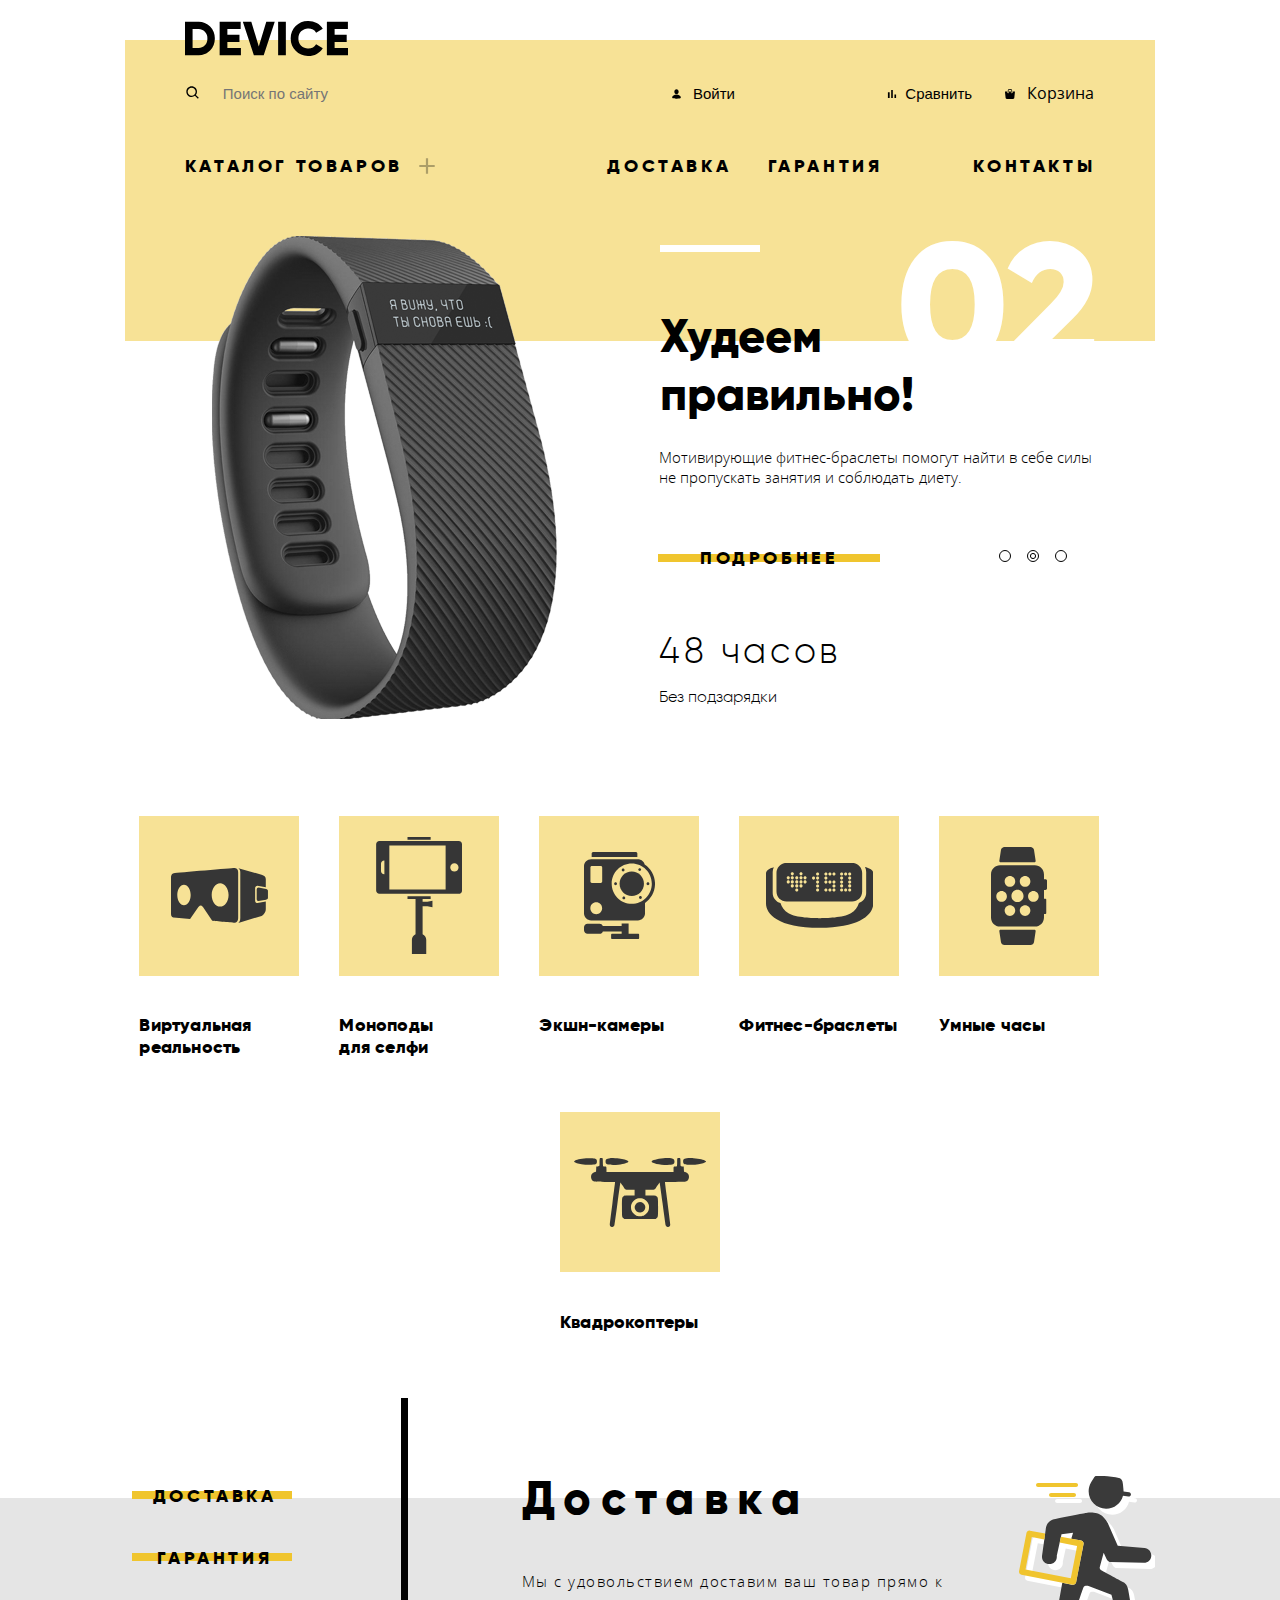
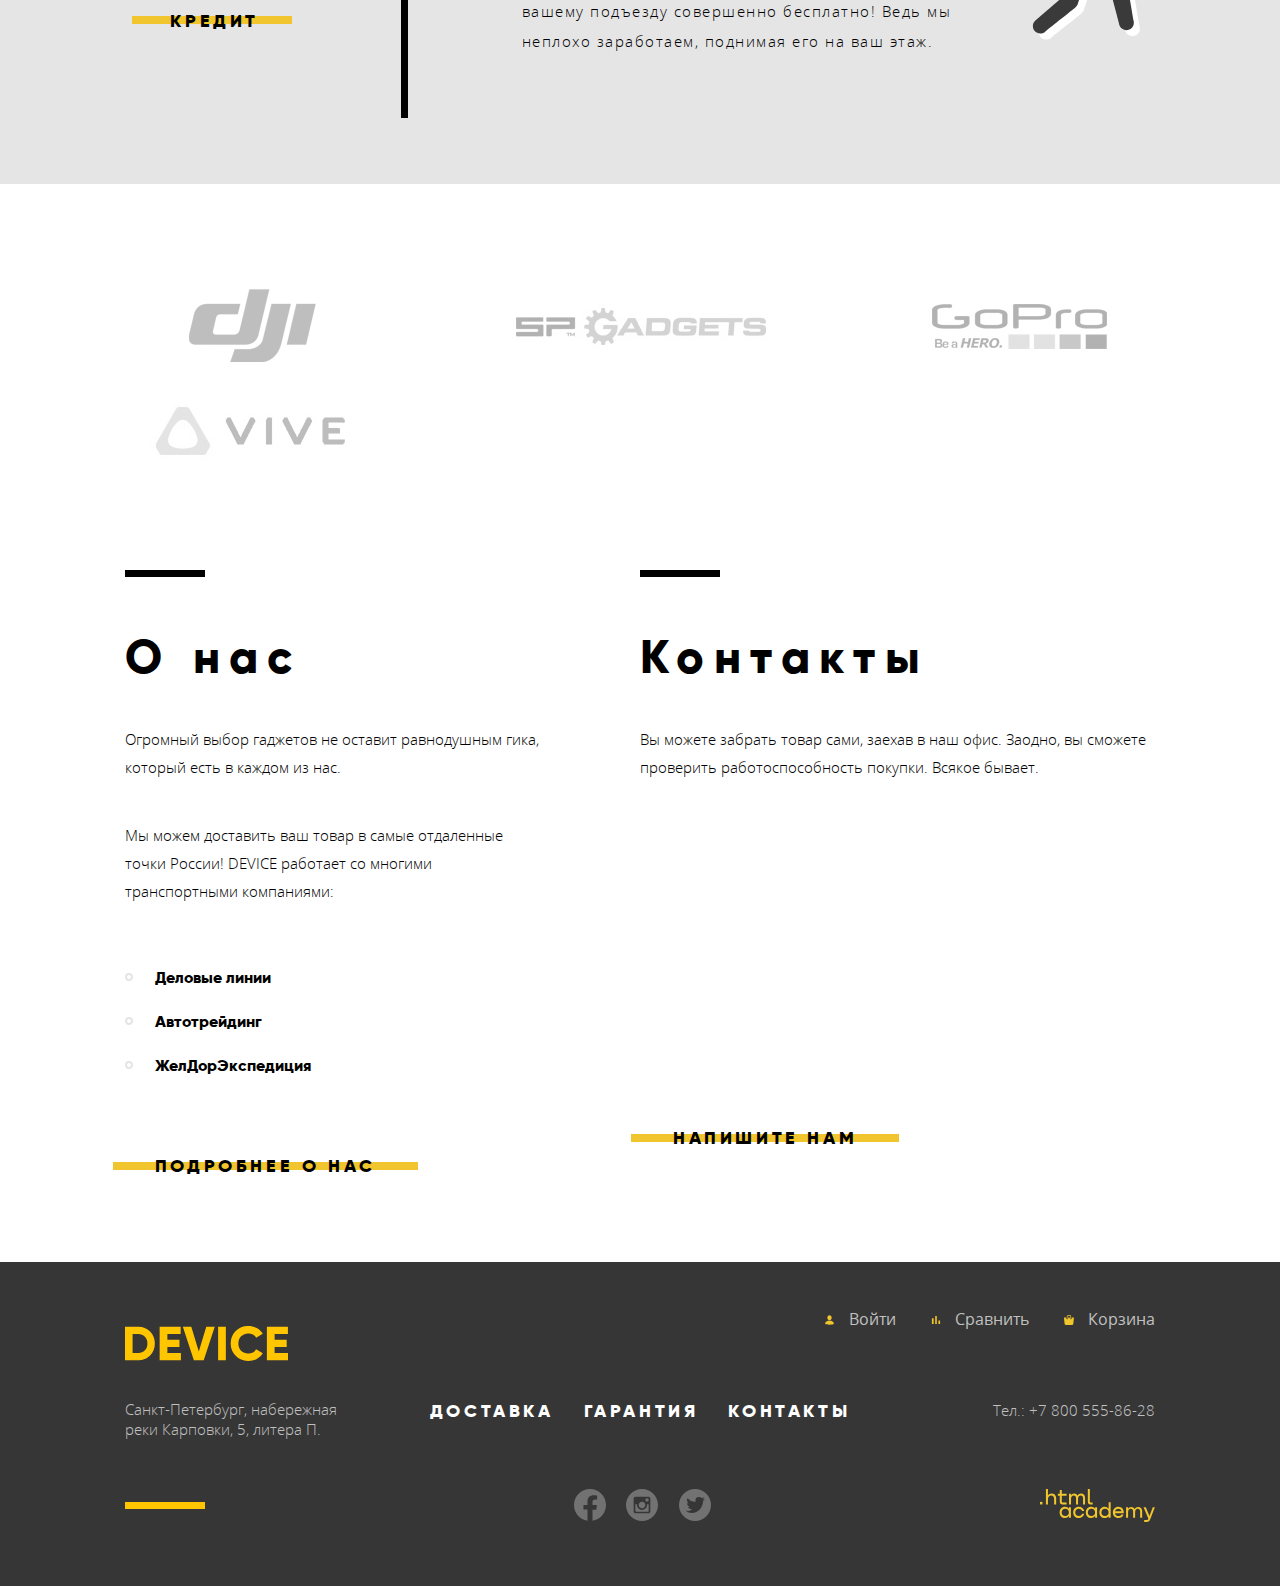
<file: index.html>
<!DOCTYPE html>
<html lang="ru">
<head>
  <meta charset="utf-8">
  <title>HTML Academy: Девайс</title>
  <meta name="viewport" content="width=device-width, initial-scale=1.0">
  <link rel="stylesheet" href="css/normalize.css">
  <link rel="stylesheet" href="css/style_min.css">
</head>
<body class="body-page">
<header class="main-header header-catalog wrap">
  <div class="main-header_logo">
    <a href="index.html" class="logo link-special">
      <svg class="main-logo" width="163" height="35" aria-hidden="true">
        <path fill-rule="evenodd" clip-rule="evenodd"
              d="M-0.151001 0.701999V34.302H13.381C15.5624 34.3553 17.7309 33.954 19.7487 33.1235C21.7665 32.2929 23.5892 31.0514 25.101 29.478C26.6506 27.9007 27.8665 26.0273 28.6761 23.9697C29.4857 21.912 29.8724 19.7124 29.813 17.502C29.8724 15.2916 29.4857 13.092 28.6761 11.0343C27.8665 8.9767 26.6506 7.1033 25.101 5.526C23.5891 3.9527 21.7663 2.71131 19.7486 1.8808C17.7308 1.05029 15.5623 0.64884 13.381 0.701999H-0.151001ZM7.582 26.91V8.091H13.382C14.5845 8.0431 15.7838 8.24676 16.903 8.68896C18.0223 9.13116 19.0369 9.80215 19.882 10.659C20.7304 11.5766 21.3875 12.6541 21.8149 13.8285C22.2422 15.0029 22.4313 16.2507 22.371 17.499C22.4313 18.7473 22.2423 19.9951 21.8149 21.1695C21.3876 22.3439 20.7305 23.4214 19.882 24.339C19.0371 25.196 18.0225 25.8672 16.9032 26.3094C15.7839 26.7516 14.5845 26.9552 13.382 26.907H7.582V26.91ZM42.382 20.958H54.464V13.658H42.378V8.091H55.669V0.701999H34.645V34.302H55.91V26.91H42.378V20.958H42.382ZM78.725 34.302L89.744 0.701999H81.286L73.795 25.422L66.304 0.701999H57.847L68.866 34.302H78.725ZM93.125 34.302H100.858V0.701999H93.125V34.302ZM131.74 32.886C134.233 31.574 136.321 29.6076 137.781 27.198L131.111 23.358C130.381 24.659 129.279 25.7121 127.946 26.382C126.505 27.1262 124.903 27.504 123.282 27.482C121.962 27.5449 120.643 27.3343 119.408 26.8635C118.173 26.3927 117.048 25.6718 116.105 24.746C115.195 23.7792 114.489 22.6393 114.028 21.3942C113.568 20.1492 113.362 18.8242 113.423 17.498C113.362 16.1718 113.568 14.8468 114.028 13.6018C114.489 12.3567 115.195 11.2168 116.105 10.25C117.048 9.32423 118.173 8.60333 119.408 8.13252C120.643 7.66171 121.962 7.45114 123.282 7.514C124.893 7.49099 126.486 7.86172 127.921 8.594C129.263 9.27181 130.373 10.3326 131.111 11.642L137.781 7.802C136.294 5.39746 134.191 3.43379 131.691 2.114C129.109 0.720904 126.216 0.00268919 123.282 0.0259991C113.503 -0.246001 105.485 7.717 105.691 17.498C105.483 27.279 113.5 35.245 123.279 34.974C126.229 35.0012 129.138 34.283 131.737 32.886H131.74ZM149.621 20.958H161.703V13.658H149.618V8.091H162.908V0.701999H141.885V34.302H163.15V26.91H149.618V20.958H149.621Z"
        />
      </svg>
    </a>
  </div>
  <div class="main-header_item">
    <div class="search-box">
      <svg class="search-svg" width="13" height="13" aria-hidden="true">
        <path
          d="M5.66666 11C6.84998 10.9998 7.9992 10.6036 8.93133 9.87467L11.862 12.8053L12.8047 11.8627L9.874 8.932C10.6033 7.99978 10.9997 6.85029 11 5.66667C11 2.726 8.60733 0.333336 5.66666 0.333336C2.726 0.333336 0.333328 2.726 0.333328 5.66667C0.333328 8.60734 2.726 11 5.66666 11ZM5.66666 1.66667C7.87266 1.66667 9.66666 3.46067 9.66666 5.66667C9.66666 7.87267 7.87266 9.66667 5.66666 9.66667C3.46066 9.66667 1.66666 7.87267 1.66666 5.66667C1.66666 3.46067 3.46066 1.66667 5.66666 1.66667Z"
          fill="black"/>
      </svg>
      <label for="search" class="search"></label>
      <input type="search" class="search" name="search" id="search" placeholder="Поиск по сайту">
    </div>
    <div class="login-box">
      <a href="#" class="login link-special">Войти
      </a>
      <svg class="login-pic" width="9" height="10" aria-hidden="true">
        <!--        <use xlink:href="img/sprite.svg#user"></use>-->
        <path
          d="M4.50002 0.333328C5.6971 0.333328 6.66669 1.3775 6.66669 2.66666C6.66669 3.95583 5.6971 5 4.50002 5C3.30294 5 2.33335 3.95583 2.33335 2.66666C2.33335 1.3775 3.30294 0.333328 4.50002 0.333328ZM4.50002 9.66666C4.50002 9.66666 8.83335 9.66666 8.83335 8.5C8.83335 7.1 6.72085 5.58333 4.50002 5.58333C2.27919 5.58333 0.166687 7.1 0.166687 8.5C0.166687 9.66666 4.50002 9.66666 4.50002 9.66666Z"
        />
      </svg>
    </div>
    <div class="compare-box">
      <a href="#" class="compare link-special">Сравнить
        <svg class="compare-pic" width="10" height="10" aria-hidden="true">
          <!--        <use xlink:href="img/sprite.svg#compare"></use>-->
          <path
            d="M0.916687 3.36666H2.66669V9.08333H0.916687V3.36666ZM4.18335 0.916664H5.81669V9.08333H4.18335V0.916664ZM7.45002 5.58333H9.08335V9.08333H7.45002V5.58333Z"
          />
        </svg>
      </a>
    </div>
    <div class="basket-box">
      <a href="#" class="basket link-special">
        <svg class="basket-pic" width="10" height="10" aria-hidden="true">
          <!--          <use xlink:href="img/sprite.svg#bag"></use>-->
          <path
            d="M9.86203 2.5217C9.79266 2.43991 9.69329 2.39316 9.58915 2.39316H7.65761V3.4188C7.65761 3.89008 7.25347 4.2735 6.75671 4.2735C6.25996 4.2735 5.85581 3.89008 5.85581 3.4188V2.39316H4.05401V3.4188C4.05401 3.89008 3.64987 4.2735 3.15311 4.2735C2.65635 4.2735 2.25221 3.89008 2.25221 3.4188V2.39316H0.320768C0.216534 2.39316 0.117164 2.43991 0.0477949 2.5217C-0.0216646 2.6035 -0.0545475 2.71256 -0.0426556 2.82145L0.605543 8.78461C0.617615 9.45692 1.14167 9.99999 1.78419 9.99999H8.12572C8.76815 9.99999 9.29221 9.45692 9.30437 8.78452L9.95257 2.82136C9.96437 2.71256 9.93149 2.6035 9.86203 2.5217Z"
          />
          <path
            d="M3.15309 3.76068C3.35182 3.76068 3.51345 3.60735 3.51345 3.4188V1.53846C3.51345 1.01051 4.07462 0.683761 4.59453 0.683761H5.49543C6.04264 0.683761 6.39633 1.01923 6.39633 1.53846V3.4188C6.39633 3.60735 6.55804 3.76068 6.75669 3.76068C6.95534 3.76068 7.11705 3.60735 7.11705 3.4188V1.53846C7.11705 0.647009 6.43507 0 5.49543 0H4.59453C3.60101 0 2.79272 0.690171 2.79272 1.53846V3.4188C2.79272 3.60735 2.95435 3.76068 3.15309 3.76068Z"
          />
        </svg>
        Корзина</a>
    </div>
  </div>
  <nav class="main-nav">
    <ul class="main-nav_list">
      <li class="main-nav_item open">
        <a href="catalog.html" class="link link-special main-nav_link">Каталог товаров</a>
        <svg class="plus" width="16" height="16" aria-hidden="true">
          <!--          <use xlink:href="img/sprite.svg#plus"></use>-->
          <path d="M15.7 6.9V9.1H9.10005V15.7H6.90005V9.1H0.300049V6.9H6.90005V0.300003H9.10005V6.9H15.7Z" fill="black"
                fill-opacity="0.3"/>
        </svg>
        <ul class="main-nav_list-down row-one">
          <li class="main-nav_item-sub"><a class="sub-menu-link link-special" href="catalog.html">Виртуальная
            реальность</a></li>
          <li class="main-nav_item-sub"><a class="sub-menu-link link-special" href="catalog.html">Фитнес-браслеты</a>
          </li>
          <li class="main-nav_item-sub"><a class="sub-menu-link link-special" href="catalog.html">Квадракоптер</a></li>
        </ul>
        <ul class="main-nav_list-down row-two">
          <li class="main-nav_item-sub"><a class="sub-menu-link link-special" href="catalog.html">Моноподы для селфи</a>
          </li>
          <li class="main-nav_item-sub"><a class="sub-menu-link link-special" href="catalog.html">Умные часы</a></li>
        </ul>
        <ul class="main-nav_list-down row-three">
          <li class="main-nav_item-sub"><a class="sub-menu-link" href="catalog.html">Экшн-камеры</a></li>
        </ul>
      </li>
      <li class="main-nav_item"><a class="link link-special main-nav_link" href="#">Доставка</a></li>
      <li class="main-nav_item"><a class="link link-special main-nav_link" href="#">Гарантия</a></li>
      <li class="main-nav_item"><a class="link link-special main-nav_link" href="#">Контакты</a></li>
    </ul>
  </nav>
</header>

<!--  слайдер-->

<section class="slider-first-box">
  <h1 class="visually-hidden">DEVICE</h1>

  <!--  Первый слайд-->

  <div class="slider-first wrap slide">
    <span class="slider-num">03</span>
    <div class="slider-item slider-pic">
      <img class="quadrotor" src="img/png/slider-3.png" alt="квадрвкоптер" width="526" height="334">
    </div>
    <div class="slider-item slider-text">
      <span class="slogan">Порхает как бабочка, <br> жалит как пчела!</span>
      <p class="description">Этот обычный, на первый взгляд, квадрокоптер оснащен <br>
        мощным лазером, замаскированным под стандартную камеру.
      </p>
      <div class="btn-box">
        <a href="catalog.html" class="btn">подробнее</a>
      </div>
      <div class="characteristic-box">
        <div class="characteristic-item">
          <p class="characteristic">800 м</p>
          <p class="description-characteristic">Дальность полета</p>
        </div>
        <div class="characteristic-item">
          <p class="characteristic">50 м</p>
          <p class="description-characteristic">Радиус поражения</p>
        </div>
      </div>
    </div>
  </div>

  <!--    Второй слайд-->

  <div class="slider-first active-slider wrap">
    <span class="slider-num">02</span>
    <div class="slider-item slider-pic">
      <img src="img/png/slider-2.png" alt="фитнес-браслет" height="483" width="345">
    </div>
    <div class="slider-item slider-text">
      <span class="slogan">Худеем<br> правильно!</span>
      <p class="description">Мотивирующие фитнес-браслеты помогут найти в себе силы <br>
        не пропускать занятия и соблюдать диету.
      </p>
      <div class="btn-box">
        <a href="catalog.html" class="btn">подробнее</a>
      </div>
      <div class="characteristic-box">
        <div class="characteristic-item">
          <p class="characteristic">48 часов</p>
          <p class="description-characteristic">Без подзарядки</p>
        </div>
      </div>
    </div>
  </div>

  <!--    Третий слайд-->

  <div class="slider-first slide wrap">
    <span class="slider-num">01</span>
    <div class="slider-item slider-pic">
      <img src="img/png/slider-1.png" alt="моноподы для селфи" height="486" width="384">
    </div>
    <div class="slider-item slider-text">
      <span class="slogan">Делай селфи, <br> как Бен Стиллер!</span>
      <p class="description">Самая длинная палка для селфи доступна в нашем магазине. <br>
        Восемь (Восемь, Карл!) метров длиной и весом всего 5 килограмм.
      </p>
      <div class="btn-box">
        <a href="catalog.html" class="btn">подробнее</a>
      </div>
      <div class="characteristic-box">
        <div class="characteristic-item">
          <p class="characteristic">8,5 м</p>
          <p class="description-characteristic">Длина палки</p>
        </div>
        <div class="characteristic-item">
          <p class="characteristic">5 кг</p>
          <p class="description-characteristic">Вес палки</p>
        </div>
        <div class="characteristic-item">
          <p class="characteristic">Карбон</p>
          <p class="description-characteristic">Материал</p>
        </div>
      </div>
    </div>
  </div>

  <!--навигация для слайдера)-->

  <div class="slider-nav">
    <button type="button" class="slider-nav_item" aria-label="Первый слайд">
    </button>
    <button type="button" class="slider-nav_item current" aria-label="Второй слайд"></button>
    <button type="button" class="slider-nav_item" aria-label="Третий слайд"></button>
  </div>
</section>

<!--    продукция-->

<section class="product wrap">
  <h2 class="visually-hidden">Каталог товаров</h2>
  <ul class="product-list">
    <li class="product-item">
      <div class="product-item_pic">
        <svg class="virt" width="97" height="55" aria-hidden="true">
          <!--          <use xlink:href="img/sprite.svg#virt"></use>-->
          <path
            d="M84.1311 32.639V20.003C84.1311 18.694 85.1761 17.633 86.4661 17.633L94.7921 19.2141V11.02C94.7921 8.66505 93.0841 7.58905 90.5901 6.75505L67.4031 0.175049C69.0191 1.56605 69.2921 2.21505 69.2921 4.57105V49.78C69.2921 52.136 68.8421 53.8461 67.3251 54.9901L90.5901 47.925C92.9911 47.092 94.7921 43.709 94.7921 41.3531V33.44L86.4661 35.007C85.1761 35.009 84.1311 33.947 84.1311 32.639Z"
            fill="#363636"/>
          <path
            d="M95.129 20.979L87.531 19.535C86.523 19.535 85.707 20.364 85.707 21.386V31.254C85.707 32.277 86.523 33.106 87.531 33.106L95.129 31.675C96.283 31.256 96.953 30.846 96.953 29.823V22.83C96.953 21.808 96.187 21.323 95.129 20.979Z"
            fill="#363636"/>
          <path
            d="M67.17 4.48303C67.17 -0.596972 62.938 0.0240287 62.938 0.0240287C62.938 0.0240287 5.83205 4.73803 2.83805 5.14503C-0.155951 5.55203 0.00104837 9.53203 0.00104837 9.53203C0.00104837 9.53203 4.83679e-05 42.069 4.83679e-05 45.812C4.83679e-05 49.555 2.59905 49.565 2.59905 49.565L19.076 50.968L27.212 39.3C27.212 39.3 28.321 37.472 29.717 37.472C31.114 37.472 32.149 39.333 32.149 39.333L41.21 52.854C41.21 52.854 60.105 54.763 63.731 54.763C67.357 54.762 67.17 49.739 67.17 49.739C67.17 49.739 67.17 9.56303 67.17 4.48303ZM12.982 37.192C9.28405 37.192 6.28605 32.591 6.28605 26.917C6.28605 21.243 9.28405 16.642 12.982 16.642C16.68 16.642 19.678 21.243 19.678 26.917C19.678 32.591 16.68 37.192 12.982 37.192ZM49.14 38.618C44.4781 38.618 40.6991 33.379 40.6991 26.917C40.6991 20.454 44.479 15.215 49.14 15.215C53.802 15.215 57.5821 20.454 57.5821 26.917C57.5821 33.379 53.802 38.618 49.14 38.618Z"
            fill="#363636"/>
        </svg>
      </div>
      <div class="product-item_description">
        <a href="catalog.html">Виртуальная реальность</a>
      </div>
    </li>
    <li class="product-item">
      <div class="product-item_pic">
        <svg class="monopod" width="86" height="117" aria-hidden="true">
          <!--          <use xlink:href="img/sprite.svg#monopod"></use>-->
          <path
            d="M82.821 4.01099H3.32997C1.56897 4.01099 0.141968 5.43799 0.141968 7.19899V53.612C0.141968 55.375 1.56897 56.801 3.32997 56.801H82.822C84.584 56.801 86.011 55.374 86.011 53.612V7.19899C86.011 5.43799 84.583 4.01099 82.821 4.01099ZM8.39197 37.236H8.16597C6.40397 37.236 4.97697 35.807 4.97697 34.047V26.764C4.97697 25.003 6.40397 23.576 8.16597 23.576H8.39197V37.236ZM69.623 52.408H13.341V8.40199H69.623V52.408ZM78.4 34.552C76.111 34.552 74.254 32.697 74.254 30.405C74.254 28.113 76.11 26.258 78.4 26.258C80.691 26.258 82.548 28.113 82.548 30.405C82.548 32.697 80.691 34.552 78.4 34.552Z"
            fill="#363636"/>
          <path d="M54.6539 0H31.4969V2.758H54.6539V0Z" fill="#363636"/>
          <path
            d="M46.6079 64.861V61.888H54.6539V59.13H31.4979V61.888H39.5429V97.134C37.4039 98.072 35.9079 100.206 35.9079 102.693V117H50.2429V102.693C50.2429 100.207 48.7479 98.072 46.6069 97.136V69.146H51.4029L56.4539 70.359V63.648L51.4029 64.861H46.6079Z"
            fill="#363636"/>
        </svg>
      </div>
      <div class="product-item_description">
        <a href="catalog.html">Моноподы <br> для селфи</a>
      </div>
    </li>
    <li class="product-item">
      <div class="product-item_pic">
        <svg class="camera" width="71" height="87" aria-hidden="true">
          <!--          <use xlink:href="img/sprite.svg#camera"></use>-->
          <path
            d="M53.3491 1.49C53.3491 0.754 52.7711 0 52.0381 0H9.05312C8.32012 0 7.67212 0.754 7.67212 1.49V5.012H53.3481V1.49H53.3491Z"
            fill="#363636"/>
          <path
            d="M54.202 81.809H44.605V71.426H37.647V73.933H18.774C18.237 72.679 17.017 71.785 15.593 71.785H3.559C1.642 71.784 0 73.387 0 75.311V78.329C0 80.253 1.642 81.809 3.559 81.809H15.594C17.105 81.809 18.386 80.913 18.863 79.483H37.648V81.809H28.13C27.597 81.809 27.12 82.246 27.12 82.781V85.953C27.12 86.488 27.598 87.001 28.13 87.001H54.202C54.735 87.001 55.132 86.488 55.132 85.953V82.78C55.132 82.245 54.735 81.809 54.202 81.809Z"
            fill="#363636"/>
          <path
            d="M60.666 12.39C59.805 9.45303 57.099 7.34003 53.895 7.34003H7.148C3.25 7.34003 0 10.449 0 14.361V61.261C0 65.173 3.25 68.382 7.148 68.382H53.895C57.793 68.382 61.021 65.173 61.021 61.261V50.915C67.087 46.711 71.022 39.704 71.022 31.751C71.021 23.672 66.89 16.57 60.666 12.39ZM12.238 62.151C8.979 62.151 6.337 59.501 6.337 56.23C6.337 52.96 8.979 50.308 12.238 50.308C15.497 50.308 18.14 52.96 18.14 56.23C18.14 59.501 15.497 62.151 12.238 62.151ZM18.199 29.546C18.199 30.332 17.564 30.968 16.781 30.968H7.841C7.058 30.968 6.423 30.331 6.423 29.546V15.386C6.423 14.6 7.058 13.963 7.841 13.963H16.78C17.563 13.963 18.198 14.6 18.198 15.386V29.546H18.199ZM47.762 51.858C36.686 51.858 27.705 42.848 27.705 31.735C27.705 20.622 36.685 11.611 47.762 11.611C58.839 11.611 67.82 20.621 67.82 31.735C67.82 42.849 58.839 51.858 47.762 51.858Z"
            fill="#363636"/>
          <path
            d="M47.762 43.964C54.4932 43.964 59.95 38.4889 59.95 31.735C59.95 24.9811 54.4932 19.506 47.762 19.506C41.0307 19.506 35.574 24.9811 35.574 31.735C35.574 38.4889 41.0307 43.964 47.762 43.964Z"
            fill="#363636"/>
          <path
            d="M31.562 33.171C32.3545 33.171 32.997 32.5286 32.997 31.736C32.997 30.9435 32.3545 30.301 31.562 30.301C30.7694 30.301 30.127 30.9435 30.127 31.736C30.127 32.5286 30.7694 33.171 31.562 33.171Z"
            fill="#363636"/>
          <path
            d="M63.9631 33.171C64.7556 33.171 65.3981 32.5286 65.3981 31.736C65.3981 30.9435 64.7556 30.301 63.9631 30.301C63.1705 30.301 62.5281 30.9435 62.5281 31.736C62.5281 32.5286 63.1705 33.171 63.9631 33.171Z"
            fill="#363636"/>
          <path
            d="M39.1091 19.429C39.9016 19.429 40.5441 18.7865 40.5441 17.994C40.5441 17.2015 39.9016 16.559 39.1091 16.559C38.3165 16.559 37.6741 17.2015 37.6741 17.994C37.6741 18.7865 38.3165 19.429 39.1091 19.429Z"
            fill="#363636"/>
          <path
            d="M56.4151 46.912C57.2049 46.912 57.8451 46.2691 57.8451 45.476C57.8451 44.6829 57.2049 44.04 56.4151 44.04C55.6253 44.04 54.9851 44.6829 54.9851 45.476C54.9851 46.2691 55.6253 46.912 56.4151 46.912Z"
            fill="#363636"/>
          <path
            d="M55.697 19C56.4895 19 57.132 18.3575 57.132 17.565C57.132 16.7725 56.4895 16.13 55.697 16.13C54.9044 16.13 54.262 16.7725 54.262 17.565C54.262 18.3575 54.9044 19 55.697 19Z"
            fill="#363636"/>
          <path
            d="M39.8281 47.341C40.6206 47.341 41.2631 46.6985 41.2631 45.906C41.2631 45.1135 40.6206 44.471 39.8281 44.471C39.0355 44.471 38.3931 45.1135 38.3931 45.906C38.3931 46.6985 39.0355 47.341 39.8281 47.341Z"
            fill="#363636"/>
        </svg>
      </div>
      <div class="product-item_description">
        <a href="catalog.html">Экшн-камеры</a>
      </div>
    </li>
    <li class="product-item">
      <div class="product-item_pic">
        <svg class="fitness" width="107" height="65" aria-hidden="true">
          <!--          <use xlink:href="img/sprite.svg#fitness"></use>-->
          <path
            d="M98.967 4.07397C99.719 5.51497 100.176 7.15398 100.176 8.89197V29.994C100.176 34.61 97.084 38.521 92.93 39.894C91.605 43.881 89.152 47.748 84.879 50.326C76.203 55.557 53.755 55.163 53.681 55.163C53.603 55.163 31.168 55.558 22.492 50.326C18.276 47.781 15.784 43.979 14.45 40.047C10.032 38.838 6.694 34.796 6.694 29.994V8.89297C6.694 7.20497 7.121 5.61097 7.833 4.19997C4.17 5.10897 0 6.91797 0 10.434C0 16.677 0 36.121 0 40.417C0 50.668 11.839 64.85 53.657 64.85C95.477 64.85 107.314 50.668 107.314 40.417C107.314 36.121 107.314 16.677 107.314 10.434C107.313 6.74997 102.738 4.93997 98.967 4.07397Z"
            fill="#363636"/>
          <path
            d="M20.5611 38.459H86.0841C91.6481 38.459 96.1581 33.946 96.1581 28.382V9.93499C96.1581 4.37199 91.6481 -0.140015 86.0841 -0.140015H20.5611C14.9971 -0.140015 10.4861 4.37099 10.4861 9.93499V28.382C10.4861 33.946 14.9971 38.459 20.5611 38.459ZM83.6951 9.46799C84.5621 9.46799 85.2641 10.171 85.2641 11.038C85.2641 11.904 84.5621 12.607 83.6951 12.607C82.8281 12.607 82.1271 11.904 82.1271 11.038C82.1271 10.17 82.8281 9.46799 83.6951 9.46799ZM83.6951 13.507C84.5621 13.507 85.2641 14.21 85.2641 15.075C85.2641 15.942 84.5621 16.644 83.6951 16.644C82.8281 16.644 82.1271 15.942 82.1271 15.075C82.1271 14.21 82.8281 13.507 83.6951 13.507ZM83.6951 17.546C84.5621 17.546 85.2641 18.248 85.2641 19.115C85.2641 19.981 84.5621 20.684 83.6951 20.684C82.8281 20.684 82.1271 19.981 82.1271 19.115C82.1271 18.248 82.8281 17.546 83.6951 17.546ZM83.6951 21.373C84.5621 21.373 85.2641 22.077 85.2641 22.942C85.2641 23.809 84.5621 24.51 83.6951 24.51C82.8281 24.51 82.1271 23.809 82.1271 22.942C82.1271 22.076 82.8281 21.373 83.6951 21.373ZM83.6951 25.412C84.5621 25.412 85.2641 26.114 85.2641 26.981C85.2641 27.846 84.5621 28.549 83.6951 28.549C82.8281 28.549 82.1271 27.845 82.1271 26.981C82.1271 26.114 82.8281 25.412 83.6951 25.412ZM79.6561 9.46799C80.5231 9.46799 81.2241 10.171 81.2241 11.038C81.2241 11.904 80.5231 12.607 79.6561 12.607C78.7911 12.607 78.0881 11.904 78.0881 11.038C78.0881 10.17 78.7911 9.46799 79.6561 9.46799ZM79.6561 25.412C80.5231 25.412 81.2241 26.114 81.2241 26.981C81.2241 27.846 80.5231 28.549 79.6561 28.549C78.7911 28.549 78.0881 27.845 78.0881 26.981C78.0881 26.114 78.7911 25.412 79.6561 25.412ZM75.6191 9.46799C76.4841 9.46799 77.1871 10.171 77.1871 11.038C77.1871 11.904 76.4841 12.607 75.6191 12.607C74.7521 12.607 74.0501 11.904 74.0501 11.038C74.0501 10.17 74.7521 9.46799 75.6191 9.46799ZM75.6191 13.507C76.4841 13.507 77.1871 14.21 77.1871 15.075C77.1871 15.942 76.4841 16.644 75.6191 16.644C74.7521 16.644 74.0501 15.942 74.0501 15.075C74.0501 14.21 74.7521 13.507 75.6191 13.507ZM75.6191 17.546C76.4841 17.546 77.1871 18.248 77.1871 19.115C77.1871 19.981 76.4841 20.684 75.6191 20.684C74.7521 20.684 74.0501 19.981 74.0501 19.115C74.0501 18.248 74.7521 17.546 75.6191 17.546ZM75.6191 21.373C76.4841 21.373 77.1871 22.077 77.1871 22.942C77.1871 23.809 76.4841 24.51 75.6191 24.51C74.7521 24.51 74.0501 23.809 74.0501 22.942C74.0501 22.076 74.7521 21.373 75.6191 21.373ZM75.6191 25.412C76.4841 25.412 77.1871 26.114 77.1871 26.981C77.1871 27.846 76.4841 28.549 75.6191 28.549C74.7521 28.549 74.0501 27.845 74.0501 26.981C74.0501 26.114 74.7521 25.412 75.6191 25.412ZM67.9651 9.46799C68.8321 9.46799 69.5331 10.171 69.5331 11.038C69.5331 11.904 68.8321 12.607 67.9651 12.607C67.0981 12.607 66.3971 11.904 66.3971 11.038C66.3961 10.17 67.1001 9.46799 67.9651 9.46799ZM67.9651 17.546C68.8321 17.546 69.5331 18.248 69.5331 19.115C69.5331 19.981 68.8321 20.684 67.9651 20.684C67.0981 20.684 66.3971 19.981 66.3971 19.115C66.3961 18.248 67.1001 17.546 67.9651 17.546ZM67.9651 21.427C68.8321 21.427 69.5331 22.128 69.5331 22.995C69.5331 23.86 68.8321 24.564 67.9651 24.564C67.0981 24.564 66.3971 23.86 66.3971 22.995C66.3961 22.128 67.1001 21.427 67.9651 21.427ZM67.9651 25.412C68.8321 25.412 69.5331 26.114 69.5331 26.981C69.5331 27.846 68.8321 28.549 67.9651 28.549C67.0981 28.549 66.3971 27.845 66.3971 26.981C66.3961 26.114 67.1001 25.412 67.9651 25.412ZM63.9261 9.46799C64.7931 9.46799 65.4961 10.171 65.4961 11.038C65.4961 11.904 64.7931 12.607 63.9261 12.607C63.0611 12.607 62.3571 11.904 62.3571 11.038C62.3561 10.17 63.0611 9.46799 63.9261 9.46799ZM63.9261 17.546C64.7931 17.546 65.4961 18.248 65.4961 19.115C65.4961 19.981 64.7931 20.684 63.9261 20.684C63.0611 20.684 62.3571 19.981 62.3571 19.115C62.3561 18.248 63.0611 17.546 63.9261 17.546ZM63.9261 25.412C64.7931 25.412 65.4961 26.114 65.4961 26.981C65.4961 27.846 64.7931 28.549 63.9261 28.549C63.0611 28.549 62.3571 27.845 62.3571 26.981C62.3561 26.114 63.0611 25.412 63.9261 25.412ZM59.8881 9.46799C60.7531 9.46799 61.4571 10.171 61.4571 11.038C61.4571 11.904 60.7531 12.607 59.8881 12.607C59.0211 12.607 58.3201 11.904 58.3201 11.038C58.3191 10.17 59.0211 9.46799 59.8881 9.46799ZM59.8881 13.507C60.7531 13.507 61.4571 14.21 61.4571 15.075C61.4571 15.942 60.7531 16.644 59.8881 16.644C59.0211 16.644 58.3201 15.942 58.3201 15.075C58.3191 14.21 59.0211 13.507 59.8881 13.507ZM59.8881 17.546C60.7531 17.546 61.4571 18.248 61.4571 19.115C61.4571 19.981 60.7531 20.684 59.8881 20.684C59.0211 20.684 58.3201 19.981 58.3201 19.115C58.3191 18.248 59.0211 17.546 59.8881 17.546ZM59.8881 25.412C60.7531 25.412 61.4571 26.114 61.4571 26.981C61.4571 27.846 60.7531 28.549 59.8881 28.549C59.0211 28.549 58.3201 27.845 58.3201 26.981C58.3191 26.114 59.0211 25.412 59.8881 25.412ZM51.5981 9.46799C52.4651 9.46799 53.1671 10.171 53.1671 11.038C53.1671 11.904 52.4651 12.607 51.5981 12.607C50.7311 12.607 50.0301 11.904 50.0301 11.038C50.0291 10.17 50.7311 9.46799 51.5981 9.46799ZM51.5981 13.507C52.4651 13.507 53.1671 14.21 53.1671 15.075C53.1671 15.942 52.4651 16.644 51.5981 16.644C50.7311 16.644 50.0301 15.942 50.0301 15.075C50.0291 14.21 50.7311 13.507 51.5981 13.507ZM51.5981 17.546C52.4651 17.546 53.1671 18.248 53.1671 19.115C53.1671 19.981 52.4651 20.684 51.5981 20.684C50.7311 20.684 50.0301 19.981 50.0301 19.115C50.0291 18.248 50.7311 17.546 51.5981 17.546ZM51.5981 21.427C52.4651 21.427 53.1671 22.128 53.1671 22.995C53.1671 23.86 52.4651 24.564 51.5981 24.564C50.7311 24.564 50.0301 23.86 50.0301 22.995C50.0291 22.128 50.7311 21.427 51.5981 21.427ZM51.5981 25.412C52.4651 25.412 53.1671 26.114 53.1671 26.981C53.1671 27.846 52.4651 28.549 51.5981 28.549C50.7311 28.549 50.0301 27.845 50.0301 26.981C50.0291 26.114 50.7311 25.412 51.5981 25.412ZM47.5591 13.507C48.4261 13.507 49.1271 14.21 49.1271 15.075C49.1271 15.942 48.4261 16.644 47.5591 16.644C46.6921 16.644 45.9901 15.942 45.9901 15.075C45.9901 14.21 46.6911 13.507 47.5591 13.507ZM39.0571 13.295C39.9221 13.295 40.6261 13.998 40.6261 14.863C40.6261 15.73 39.9221 16.432 39.0571 16.432C38.1901 16.432 37.4861 15.729 37.4861 14.863C37.4861 13.998 38.1891 13.295 39.0571 13.295ZM39.0571 17.333C39.9221 17.333 40.6261 18.036 40.6261 18.903C40.6261 19.769 39.9221 20.473 39.0571 20.473C38.1901 20.473 37.4861 19.769 37.4861 18.903C37.4861 18.036 38.1891 17.333 39.0571 17.333ZM35.0181 9.25499C35.8831 9.25499 36.5861 9.95799 36.5861 10.825C36.5861 11.691 35.8821 12.393 35.0181 12.393C34.1511 12.393 33.4491 11.69 33.4491 10.825C33.4491 9.95799 34.1501 9.25499 35.0181 9.25499ZM35.0181 13.295C35.8831 13.295 36.5861 13.998 36.5861 14.863C36.5861 15.73 35.8821 16.432 35.0181 16.432C34.1511 16.432 33.4491 15.729 33.4491 14.863C33.4491 13.998 34.1501 13.295 35.0181 13.295ZM35.0181 17.333C35.8831 17.333 36.5861 18.036 36.5861 18.903C36.5861 19.769 35.8821 20.473 35.0181 20.473C34.1511 20.473 33.4491 19.769 33.4491 18.903C33.4491 18.036 34.1501 17.333 35.0181 17.333ZM35.0181 21.373C35.8831 21.373 36.5861 22.077 36.5861 22.942C36.5861 23.809 35.8821 24.51 35.0181 24.51C34.1511 24.51 33.4491 23.809 33.4491 22.942C33.4491 22.076 34.1501 21.373 35.0181 21.373ZM30.7641 13.295C31.6311 13.295 32.3331 13.998 32.3331 14.863C32.3331 15.73 31.6311 16.432 30.7641 16.432C29.8971 16.432 29.1961 15.729 29.1961 14.863C29.1961 13.998 29.8971 13.295 30.7641 13.295ZM30.7641 17.333C31.6311 17.333 32.3331 18.036 32.3331 18.903C32.3331 19.769 31.6311 20.473 30.7641 20.473C29.8971 20.473 29.1961 19.769 29.1961 18.903C29.1961 18.036 29.8971 17.333 30.7641 17.333ZM30.7641 21.373C31.6311 21.373 32.3331 22.077 32.3331 22.942C32.3331 23.809 31.6311 24.51 30.7641 24.51C29.8971 24.51 29.1961 23.809 29.1961 22.942C29.1961 22.076 29.8971 21.373 30.7641 21.373ZM30.7641 25.412C31.6311 25.412 32.3331 26.114 32.3331 26.981C32.3331 27.846 31.6311 28.549 30.7641 28.549C29.8971 28.549 29.1961 27.845 29.1961 26.981C29.1961 26.114 29.8971 25.412 30.7641 25.412ZM26.3001 9.25499C27.1671 9.25499 27.8711 9.95799 27.8711 10.825C27.8711 11.691 27.1671 12.393 26.3001 12.393C25.4351 12.393 24.7311 11.69 24.7311 10.825C24.7311 9.95799 25.4351 9.25499 26.3001 9.25499ZM26.3001 13.295C27.1671 13.295 27.8711 13.998 27.8711 14.863C27.8711 15.73 27.1671 16.432 26.3001 16.432C25.4351 16.432 24.7311 15.729 24.7311 14.863C24.7311 13.998 25.4351 13.295 26.3001 13.295ZM26.3001 17.333C27.1671 17.333 27.8711 18.036 27.8711 18.903C27.8711 19.769 27.1671 20.473 26.3001 20.473C25.4351 20.473 24.7311 19.769 24.7311 18.903C24.7311 18.036 25.4351 17.333 26.3001 17.333ZM26.3001 21.373C27.1671 21.373 27.8711 22.077 27.8711 22.942C27.8711 23.809 27.1671 24.51 26.3001 24.51C25.4351 24.51 24.7311 23.809 24.7311 22.942C24.7311 22.076 25.4351 21.373 26.3001 21.373ZM22.2631 13.295C23.1281 13.295 23.8321 13.998 23.8321 14.863C23.8321 15.73 23.1281 16.432 22.2631 16.432C21.3961 16.432 20.6941 15.729 20.6941 14.863C20.6941 13.998 21.3961 13.295 22.2631 13.295ZM22.2631 17.333C23.1281 17.333 23.8321 18.036 23.8321 18.903C23.8321 19.769 23.1281 20.473 22.2631 20.473C21.3961 20.473 20.6941 19.769 20.6941 18.903C20.6941 18.036 21.3961 17.333 22.2631 17.333Z"
            fill="#363636"/>
        </svg>
      </div>
      <div class="product-item_description">
        <a href="catalog.html">Фитнес-браслеты</a>
      </div>
    </li>
    <li class="product-item">
      <div class="product-item_pic">
        <svg class="watch" width="56" height="98" aria-hidden="true">
          <!--          <use xlink:href="img/sprite.svg#watch"></use>-->
          <path
            d="M54.494 32.197H52.979V27.557C52.979 22.505 48.892 18.371 43.897 18.371H9.082C4.086 18.372 0 22.505 0 27.557V70.425C0 75.477 4.087 79.61 9.083 79.61H43.898C48.893 79.61 52.98 75.477 52.98 70.425V67.01H54.495C54.91 67.01 55.252 66.666 55.252 66.246V52.467C55.252 52.046 54.91 51.701 54.495 51.701H52.98V42.913H54.495C55.327 42.913 56.009 42.225 56.009 41.382V33.728C56.008 32.886 55.326 32.197 54.494 32.197ZM34.082 29.088C37.008 29.088 39.381 31.486 39.381 34.446C39.381 37.406 37.008 39.804 34.082 39.804C31.156 39.804 28.784 37.406 28.784 34.446C28.784 31.486 31.156 29.088 34.082 29.088ZM18.945 29.088C21.87 29.088 24.243 31.486 24.243 34.446C24.243 37.406 21.87 39.804 18.945 39.804C16.019 39.804 13.647 37.406 13.647 34.446C13.647 31.486 16.019 29.088 18.945 29.088ZM5.297 49.397C5.297 46.438 7.668 44.039 10.595 44.039C13.521 44.039 15.893 46.438 15.893 49.397C15.893 52.356 13.52 54.755 10.595 54.755C7.668 54.756 5.297 52.356 5.297 49.397ZM18.945 68.894C16.019 68.894 13.647 66.496 13.647 63.536C13.647 60.576 16.019 58.178 18.945 58.178C21.87 58.178 24.243 60.576 24.243 63.536C24.243 66.496 21.87 68.894 18.945 68.894ZM20.435 48.991C20.435 45.609 23.146 42.867 26.49 42.867C29.834 42.867 32.545 45.609 32.545 48.991C32.545 52.373 29.834 55.115 26.49 55.115C23.146 55.114 20.435 52.373 20.435 48.991ZM34.082 68.894C31.156 68.894 28.784 66.496 28.784 63.536C28.784 60.576 31.156 58.178 34.082 58.178C37.008 58.178 39.381 60.576 39.381 63.536C39.381 66.496 37.008 68.894 34.082 68.894ZM42.384 54.756C39.457 54.756 37.086 52.357 37.086 49.398C37.086 46.439 39.457 44.04 42.384 44.04C45.31 44.04 47.682 46.439 47.682 49.398C47.682 52.356 45.31 54.756 42.384 54.756Z"
            fill="#363636"/>
          <path
            d="M9.646 15.31H43.333C44.176 15.31 44.765 14.629 44.639 13.796L43.023 3.028C43.023 3.028 43.023 3.027 43.021 3.026C42.771 1.362 41.189 0 39.506 0H13.474C11.788 0 10.206 1.362 9.957 3.028L8.342 13.795C8.217 14.628 8.803 15.31 9.646 15.31Z"
            fill="#363636"/>
          <path
            d="M43.333 82.671H9.646C8.803 82.671 8.217 83.354 8.342 84.187L9.957 94.954C10.207 96.62 11.789 97.982 13.473 97.982H39.505C41.189 97.982 42.771 96.62 43.022 94.956C43.022 94.955 43.022 94.955 43.022 94.954L44.637 84.187C44.765 83.354 44.176 82.671 43.333 82.671Z"
            fill="#363636"/>
        </svg>
      </div>
      <div class="product-item_description">
        <a href="catalog.html">Умные часы</a>
      </div>
    </li>
    <li class="product-item">
      <div class="product-item_pic">
        <svg class="quadrotor" width="132" height="69" aria-hidden="true">
          <!--          <use xlink:href="img/sprite.svg#quadrotor"></use>-->
          <path
            d="M12.0523 0.257888C6.50738 0.745188 1.83838 1.8507 0.575275 2.9303C-0.147425 3.5465 -0.147425 3.5465 0.342875 4.0865C0.987375 4.8062 4.05628 5.73148 7.59048 6.32278C11.5885 6.99078 20.1003 7.0162 21.3136 6.3741C22.5255 5.7061 22.9376 4.96045 22.9376 3.39265C22.9376 1.77395 22.3185 0.976664 20.7198 0.540164C19.274 0.154263 14.9415 -1.19209e-05 12.0523 0.257888Z"
            fill="#363636"/>
          <path
            d="M25.7744 0.488258C25.645 0.771454 25.5161 2.59617 25.5161 4.60007C25.5161 8.66107 25.6714 8.37838 23.3242 8.53318L22.2934 8.61028L22.164 11.1547L22.0351 13.6986L20.8486 13.9818C18.2695 14.6498 16.8496 16.577 17.0571 19.2762C17.185 21.2034 18.0879 22.617 19.6357 23.3631C20.7446 23.8763 21.1054 23.9012 30.8818 23.9012C36.4267 23.9012 41.019 23.9798 41.0703 24.0819C41.1211 24.2103 39.9609 33.4891 38.4907 44.7206C37.0459 55.9511 35.8076 65.7177 35.7822 66.3866C35.7309 68.0038 36.6084 69.0077 38.1299 69.0077C39.3672 69.0077 40.1416 68.3661 40.4512 67.1063C40.5806 66.5926 41.9468 56.7733 43.4693 45.285C44.9913 33.8221 46.3321 24.4163 46.4097 24.4163C46.5127 24.4163 47.4927 25.8294 48.6021 27.552C51.542 32.178 51.001 31.8689 56.2374 31.8689H60.5958V34.6711V37.4987L55.463 37.5758C50.7428 37.6529 50.253 37.7028 49.5817 38.191C48.0089 39.3482 47.9567 39.606 47.9567 49.1676C47.9567 58.7018 47.9831 58.9596 49.4792 60.2174L50.3303 60.9127H66.0129H81.6955L82.5461 60.2174C84.0422 58.9596 84.0666 58.7018 84.0666 49.1676C84.0666 39.6061 84.0158 39.3483 82.4436 38.191C81.7727 37.7027 81.2825 37.6529 76.5618 37.5758L71.43 37.4987V34.6711V31.8689H75.7894C81.0238 31.8689 80.4828 32.178 83.4232 27.552C84.5336 25.8293 85.513 24.4163 85.6166 24.4163C85.6928 24.4163 87.0355 33.8221 88.5561 45.285C90.0786 56.7733 91.4457 66.5926 91.5747 67.1063C91.8843 68.3661 92.6567 69.0077 93.896 69.0077C95.4175 69.0077 96.2954 68.0038 96.2427 66.3866C96.2173 65.7177 94.979 55.9511 93.5337 44.7206C92.0649 33.4892 90.9028 24.2103 90.9556 24.0819C91.0064 23.9798 95.5972 23.9012 101.145 23.9012C110.92 23.9012 111.281 23.8763 112.389 23.3631C113.937 22.617 114.839 21.2034 114.968 19.2762C115.175 16.577 113.757 14.6497 111.177 13.9818L109.99 13.6986L109.863 11.1547L109.734 8.61028L108.702 8.53318C106.355 8.37838 106.508 8.66107 106.508 4.60007C106.508 2.59617 106.38 0.771454 106.251 0.488258C106.045 0.128357 105.708 -2.28882e-05 104.884 -2.28882e-05C104.265 -2.28882e-05 103.646 0.128365 103.464 0.308571C103.258 0.514168 103.155 1.7739 103.155 4.2407C103.155 6.708 103.052 7.96778 102.845 8.17278C102.665 8.35248 101.944 8.48088 101.196 8.48088C99.5698 8.48088 99.5444 8.53308 99.5444 11.5913V13.8784H66.0127H32.4805V11.5913C32.4805 8.53318 32.4556 8.48088 30.8306 8.48088C30.0821 8.48088 29.3604 8.35248 29.1802 8.17278C28.9727 7.96768 28.8701 6.708 28.8701 4.2407C28.8701 1.7739 28.7671 0.514069 28.5605 0.308571C28.3798 0.128365 27.7602 -2.28882e-05 27.1416 -2.28882e-05C26.3169 -2.28882e-05 25.9814 0.128456 25.7744 0.488258ZM68.6172 40.6084C71.5059 41.5068 74.0088 44.001 74.7832 46.7764C75.2217 48.3194 75.0928 50.9922 74.499 52.5596C73.8027 54.4346 71.8144 56.5694 69.9336 57.4951C68.6436 58.1367 68.1797 58.2139 66.0127 58.2139C63.8462 58.2139 63.3818 58.1368 62.0923 57.4951C60.208 56.5693 58.2232 54.4346 57.5264 52.5596C56.9336 50.9922 56.8037 48.3194 57.2427 46.7764C57.9907 44.0528 60.4922 41.5069 63.3042 40.6084C65.3164 39.9659 66.6045 39.9659 68.6172 40.6084Z"
            fill="#363636"/>
          <path
            d="M63.7941 44.4375C61.7575 45.3633 60.2873 48.0869 60.7253 50.168C61.4992 53.8448 65.5485 55.7207 68.7209 53.8701C70.7063 52.7119 71.7121 50.3232 71.1721 48.0869C70.6037 45.6963 68.4377 43.9492 66.0129 43.9492C65.3674 43.9493 64.3874 44.1807 63.7941 44.4375Z"
            fill="#363636"/>
          <path
            d="M36.0918 0.154258C32.1714 0.822258 31.5786 1.28516 31.5786 3.59806C31.5786 5.42276 32.0425 6.01407 33.8467 6.55367C35.3965 7.01607 41.0191 7.06784 44.3467 6.68204C51.2075 5.85974 55.6685 4.13764 54.0454 2.93004C52.7803 2.03014 49.1431 1.05355 44.9912 0.539951C42.5156 0.231951 36.9951 -4.19617e-05 36.0918 0.154258Z"
            fill="#363636"/>
          <path
            d="M89.4844 0.257861C83.1651 0.848161 77.6201 2.33895 77.6201 3.44385C77.6201 5.16605 85.4609 6.91355 93.25 6.93945C99.0537 6.93945 100.446 6.29734 100.446 3.59814C100.446 1.77394 99.8272 0.97656 98.0733 0.51416C96.4238 0.10256 92.3984 -3.86238e-05 89.4844 0.257861Z"
            fill="#363636"/>
          <path
            d="M112.777 0.283252C110.996 0.514252 109.758 1.05377 109.346 1.77397C108.959 2.54447 109.036 4.67775 109.5 5.34575C110.428 6.65675 111.152 6.81104 116.569 6.81104C120.23 6.81104 122.37 6.68215 124.435 6.32275C127.969 5.73145 131.038 4.80617 131.683 4.08647C132.173 3.54647 132.173 3.54647 131.45 2.93027C130.11 1.79937 125.492 0.745161 119.534 0.257861C116.053 -0.0253386 115.046 -0.0253482 112.777 0.283252Z"
            fill="#363636"/>
        </svg>
      </div>
      <div class="product-item_description">
        <a href="catalog.html">Квадрокоптеры</a>
      </div>
    </li>
  </ul>
</section>

<!--slider-second-->

<section class="slider-second-container">
  <div class="slider-second wrap">
    <div class="services-menu">
      <div class="services-item services-item-btn">
        <div class="btn-box">
          <button class="btn-slider">Доставка</button>
        </div>
        <div class="btn-box">
          <button class="btn-slider">Гарантия</button>
        </div>
        <div class="btn-box">
          <button class="btn-slider">Кредит</button>
        </div>
      </div>
    </div>

    <!--  Доставка-->

    <div class="box-slider">
      <div class="services active">
        <div class="services-item services-item-delivery">
          <div class="services-item_text">
            <h2 class="services-header">Доставка</h2>
            <p class="services-description">Мы с удовольствием доставим ваш товар прямо к вашему
              подъезду совершенно бесплатно! Ведь мы неплохо
              заработаем, поднимая его на ваш этаж.</p>
          </div>
        </div>
        <div class="services-item">
          <svg class="delivery" width="136" height="164" aria-hidden="true">
            <!--            <use xlink:href="img/sprite.svg#delivery"></use>-->
            <g clip-path="url(#clip0)">
              <path
                d="M93.1329 38.7669C101.254 38.7669 108.078 33.2249 110.033 25.7179L115.5 26.5319C115.607 26.5479 115.715 26.5559 115.82 26.5559C116.871 26.5559 117.791 25.7859 117.951 24.7159C118.127 23.5379 117.312 22.4399 116.135 22.2649L110.594 21.4399C110.596 21.3939 110.598 21.3489 110.598 21.3019C110.598 21.1199 110.592 20.9399 110.584 20.7599C110.584 20.7599 110.133 14.2419 109.51 11.5229C108.889 8.80394 106.975 8.22694 106.975 8.22694C97.2049 6.01494 87.2029 5.78894 84.5999 5.78894C81.9969 5.78894 81.4419 7.12094 81.4419 7.12094L78.2919 12.1169L78.2819 12.1139C78.2059 12.2359 78.136 12.3589 78.063 12.4819L78.0359 12.5249C76.5339 15.1049 75.6689 18.1009 75.6689 21.3019C75.6679 30.9479 83.4879 38.7669 93.1329 38.7669Z"
                fill="white"/>
              <path
                d="M131.535 78.076V78.074L104.793 75.906L95.5469 54.794C95.5469 54.794 95.0859 52.02 89.5389 46.318C83.9899 40.616 72.7399 42.928 72.7399 42.928C72.7399 42.928 48.8539 47.397 40.9949 49.246C33.1349 51.096 32.8269 59.109 32.8269 59.109L32.1949 63.628L17.0169 60.687C16.8259 60.65 16.6359 60.632 16.4489 60.632C15.0419 60.632 13.7779 61.632 13.5009 63.061L6.08995 101.303C5.77595 102.923 6.84395 104.505 8.46495 104.819L59.6609 114.742C59.7759 114.764 59.8909 114.766 60.0069 114.775H60.0089C59.2809 114.879 58.7179 114.74 58.7179 114.74L49.3179 112.891L46.2359 129.996L22.6759 150.359C20.9749 151.72 19.8839 153.812 19.8839 156.16C19.8839 160.264 23.2099 163.59 27.3129 163.59C29.3479 163.59 31.1909 162.772 32.5329 161.445C32.5329 161.445 60.2579 139.395 62.1079 137.854C63.9579 136.314 64.8809 134.001 64.8809 134.001C64.8809 134.001 69.422 120.053 70.66 117.127C71.5079 115.123 75.5919 116.048 75.5919 116.048L98.4769 124.679L106.092 153.741C106.174 154.371 106.334 154.975 106.565 155.545H106.567C107.665 158.273 110.337 160.199 113.456 160.199C117.56 160.199 120.886 156.872 120.886 152.769C120.886 152.17 120.814 151.59 120.679 151.033C119.837 146.068 116.075 123.987 115.118 119.207C114.04 113.813 110.497 112.273 110.497 112.273C110.497 112.273 89.229 100.715 87.8429 99.944C86.4559 99.174 86.7649 97.17 86.7649 97.17L90.6949 82.839L93.4679 88.695C93.4679 88.695 95.087 91.969 97.5519 92.086L130.909 92.906C135.013 92.906 138.339 89.58 138.339 85.475C138.338 81.586 135.346 78.396 131.535 78.076ZM60.1039 62.807L58.3149 68.687L68.2129 70.606L47.9989 66.689L48.5469 64.193L60.1039 62.807ZM57.8549 108.28L12.5509 99.499L18.8209 67.146L31.3629 69.577L29.7449 81.144L29.1049 85.55C29.0999 85.576 29.0969 85.606 29.0929 85.632L29.0749 85.759H29.0769C29.0369 86.071 29.0139 86.388 29.0139 86.71C29.0139 90.814 32.3409 94.139 36.4439 94.139C40.5469 94.139 43.8729 90.814 43.8729 86.71C43.8729 86.392 43.8519 86.08 43.8119 85.773L46.7129 72.55L64.1259 75.924L57.8549 108.28Z"
                fill="white"/>
              <path
                d="M25.05 17.008H63.077C64.177 17.008 65.0771 16.112 65.0771 15.018C65.0771 13.924 64.177 13.028 63.077 13.028H25.05C23.95 13.028 23.05 13.924 23.05 15.018C23.05 16.112 23.95 17.008 25.05 17.008Z"
                fill="white"/>
              <path
                d="M38.0798 23.0249C36.9798 23.0249 36.0798 23.9209 36.0798 25.0149C36.0798 26.1089 36.9798 27.0049 38.0798 27.0049H61.0388C62.1388 27.0049 63.0388 26.1089 63.0388 25.0149C63.0388 23.9199 62.1388 23.0249 61.0388 23.0249H38.0798Z"
                fill="white"/>
              <path
                d="M87.0981 32.732C95.2191 32.732 102.043 27.19 103.998 19.683L109.465 20.497C109.572 20.513 109.68 20.521 109.785 20.521C110.836 20.521 111.756 19.751 111.916 18.681C112.092 17.503 111.277 16.405 110.1 16.23L104.559 15.405C104.561 15.359 104.563 15.314 104.563 15.267C104.563 15.085 104.557 14.905 104.549 14.725C104.549 14.725 104.098 8.20703 103.475 5.48803C102.854 2.76903 100.94 2.19203 100.94 2.19203C91.1701 -0.0199716 81.1681 -0.245972 78.5641 -0.245972C75.9601 -0.245972 75.4061 1.08603 75.4061 1.08603L72.2561 6.08203L72.2461 6.07903C72.1701 6.20003 72.1001 6.32403 72.0271 6.44703L72.0001 6.49003C70.4981 9.07003 69.6331 12.066 69.6331 15.267C69.6331 24.913 77.4531 32.732 87.0981 32.732Z"
                fill="#3A3A3A"/>
              <path
                d="M125.5 72.0411V72.0391L98.7579 69.8711L89.5119 48.7591C89.5119 48.7591 89.0509 45.9851 83.5039 40.2831C77.9549 34.5811 66.7049 36.8931 66.7049 36.8931C66.7049 36.8931 42.8189 41.3621 34.9599 43.2101C27.0999 45.0601 26.7919 53.0731 26.7919 53.0731L23.7099 75.1091L23.0699 79.5151C23.0649 79.5411 23.0619 79.5711 23.0579 79.5971L23.0399 79.7241H23.0419C23.0019 80.0361 22.9789 80.3531 22.9789 80.6751C22.9789 84.7791 26.3059 88.1041 30.4089 88.1041C34.5119 88.1041 37.8379 84.7791 37.8379 80.6751C37.8379 80.3571 37.8169 80.0451 37.7769 79.7381L42.5109 58.1571L54.0679 56.7711L52.2789 62.6511L62.1769 64.5701C63.7969 64.8831 64.8649 66.4661 64.5519 68.0871L57.1399 106.33C56.8629 107.76 55.5989 108.76 54.1919 108.76C54.1199 108.76 54.0459 108.744 53.9719 108.739C53.2439 108.843 52.6809 108.704 52.6809 108.704L43.2809 106.855L40.1989 123.96L16.6389 144.323C14.9379 145.684 13.8469 147.776 13.8469 150.124C13.8469 154.228 17.1729 157.554 21.2759 157.554C23.3109 157.554 25.1539 156.736 26.4959 155.409C26.4959 155.409 54.2209 133.359 56.0709 131.818C57.9209 130.278 58.8439 127.965 58.8439 127.965C58.8439 127.965 63.3849 114.017 64.6229 111.091C65.4709 109.087 69.5549 110.012 69.5549 110.012L92.4399 118.643L100.055 147.705C100.137 148.335 100.297 148.939 100.528 149.509H100.53C101.628 152.237 104.3 154.163 107.419 154.163C111.523 154.163 114.849 150.836 114.849 146.733C114.849 146.134 114.777 145.554 114.642 144.997C113.8 140.032 110.038 117.951 109.081 113.171C108.003 107.777 104.46 106.237 104.46 106.237C104.46 106.237 83.1929 94.6821 81.8069 93.9101C80.4199 93.1401 80.7289 91.1361 80.7289 91.1361L84.6589 76.8051L87.4319 82.6611C87.4319 82.6611 89.0509 85.9351 91.5159 86.0521L124.873 86.8721C128.977 86.8721 132.303 83.5461 132.303 79.4411C132.303 75.5511 129.311 72.3601 125.5 72.0411Z"
                fill="#3A3A3A"/>
              <path
                d="M53.971 108.739H53.973C54.046 108.745 54.12 108.76 54.193 108.76C55.6 108.76 56.864 107.76 57.141 106.33L64.553 68.087C64.866 66.466 63.798 64.884 62.178 64.57L41.964 60.653L40.678 66.515L58.091 69.889L51.82 102.243L6.51603 93.464L12.786 61.111L25.328 63.542L26.16 57.592L10.982 54.65C10.791 54.613 10.601 54.595 10.414 54.595C9.00703 54.595 7.74303 55.595 7.46603 57.024L0.0550335 95.268C-0.258966 96.888 0.809034 98.47 2.43003 98.784L53.626 108.707C53.74 108.729 53.855 108.73 53.971 108.739Z"
                fill="#F0C42E"/>
              <path
                d="M59.0419 8.98194C59.0419 10.0769 58.1419 10.9719 57.0419 10.9719H19.0149C17.9149 10.9719 17.0149 10.0759 17.0149 8.98194C17.0149 7.88794 17.9149 6.99194 19.0149 6.99194H57.0419C58.1419 6.99294 59.0419 7.88794 59.0419 8.98194Z"
                fill="#F0C52E"/>
              <path
                d="M57.0039 18.98C57.0039 20.074 56.1039 20.97 55.0039 20.97H32.0439C30.9439 20.97 30.0439 20.074 30.0439 18.98C30.0439 17.885 30.9439 16.99 32.0439 16.99H55.0029C56.1039 16.99 57.0039 17.886 57.0039 18.98Z"
                fill="#F0C52E"/>
            </g>
            <defs>
              <clipPath id="clip0">
                <rect width="136" height="164" fill="white"/>
              </clipPath>
            </defs>
          </svg>
        </div>
      </div>

      <!--      Гарантия    -->

      <div class="services slider">
        <div class="services-item services-item-warranty">
          <div class="services-item_text">
            <h2 class="services-header">Гарантия</h2>
            <p class="services-description">Если из-за возгорания купленного у нас товара у вас сгорит дом
              не переживайте, мы выдадим вам новый.
              Товар, не дом, конечно же.</p>
          </div>
        </div>
        <div class="services-item">
          <svg class="warranty" width="171" height="195" aria-hidden="true">
            <!--            <use xlink:href="img/sprite.svg#warranty"></use>-->
            <g clip-path="url(#clip_0)">
              <path
                d="M77.6941 174.636C77.5901 174.506 67.1991 161.64 65.0851 158.876C63.7641 157.149 61.7781 156.198 59.4921 156.198C56.9321 156.198 54.6561 157.368 53.9801 157.751L48.4941 160.494C46.7211 160.015 42.9071 158.544 39.2141 154.226C35.9301 150.387 35.9531 145.24 36.1281 143.127L42.0211 137.234C45.1141 134.517 44.4731 130.718 43.2671 128.803L43.0481 128.492C43.0481 128.492 30.1861 112.271 28.3821 109.994C27.3931 108.745 25.9071 108.056 24.1981 108.056C21.3491 108.056 18.3191 110.031 17.4421 110.648C6.55711 118.397 5.85611 125.21 5.81111 125.961L5.78711 126.375L5.86111 126.784C12.2731 162.51 31.8871 177.921 41.3141 185.327C42.4621 186.228 43.4541 187.008 44.1681 187.633C50.7311 193.38 57.9301 194 60.7211 194C63.0961 193.999 65.2011 193.595 66.8101 192.829C71.1761 190.751 76.2351 184.819 77.6821 183.051C80.1831 179.992 78.9651 176.452 77.8501 174.843L77.6941 174.636ZM63.8011 186.509C63.3021 186.746 62.2311 187 60.7201 187C59.1601 187 53.6881 186.666 48.7761 182.368C47.9221 181.621 46.8631 180.789 45.6371 179.825C36.9431 172.995 18.9081 158.824 12.8571 126.141C13.1461 125.162 14.6861 121.203 21.4771 116.37C22.1291 115.917 22.9851 115.466 23.5961 115.228C26.4271 118.8 35.0061 129.62 37.0981 132.258L29.5701 139.785L29.3671 140.84C29.2861 141.262 27.4561 151.249 33.8941 158.777C40.1801 166.126 47.1441 167.444 48.4771 167.633L49.5591 167.787L57.2031 163.964L57.4211 163.846C57.7021 163.679 58.7561 163.198 59.4921 163.198C59.5281 163.198 59.5571 163.199 59.5801 163.201C61.7291 166.001 70.6851 177.098 72.0801 178.825C72.0811 178.829 72.0821 178.832 72.0841 178.835C69.5221 181.93 65.9111 185.504 63.8011 186.509Z"
                fill="white"/>
              <path
                d="M137.85 65.8239C143.362 60.6469 145.006 53.8489 142.883 45.0409C142.676 44.1849 142.035 43.4999 141.194 43.2389C140.352 42.9769 139.434 43.1789 138.78 43.7689L130.559 51.1719C129.121 50.3769 126.883 48.7209 126.094 45.8419L132.897 39.1129C133.844 38.1749 133.889 36.6599 133.001 35.6669L132.815 35.4599C132.622 35.2439 132.393 35.0639 132.137 34.9269C131.977 34.8409 128.149 32.8109 123.313 32.8109C118.604 32.8109 114.454 34.7319 111.311 38.3669C105.311 45.3049 106.754 53.4089 107.768 56.8379L104.28 60.3259L93.9962 51.0899L98.7132 47.8239L78.6712 34.0999L68.0702 44.7029L81.7942 64.7439L85.0602 60.0269L94.2972 70.3089L91.0022 73.6029C89.5022 73.1249 87.1192 72.5509 84.3392 72.5509C78.9102 72.5509 74.1032 74.7249 70.3772 78.9099C70.1062 79.2389 63.7782 87.0749 67.6262 97.5309C67.9102 98.3039 68.5572 98.8869 69.3552 99.0909C70.1512 99.2939 71.0002 99.0919 71.6192 98.5499L79.9142 91.2909C81.2372 91.8579 83.5362 93.3709 84.5732 97.2159L77.1892 104.732C76.5552 105.377 76.3192 106.314 76.5722 107.182C76.8252 108.05 77.5262 108.714 78.4072 108.919C78.5172 108.944 81.1312 109.542 84.5822 109.542C91.4222 109.542 96.6942 107.271 99.8272 102.975C103.19 98.3619 103.921 93.5419 103.821 89.8869L120.038 106.104L120.21 106.262C121.731 107.522 124.528 108.987 127.661 108.987C129.888 108.987 132.286 108.246 134.513 106.163L140.031 100.647L140.133 100.543C145.145 95.1849 142.391 88.8449 140.233 86.2409L123.288 69.2819C124.315 69.3879 125.436 69.4629 126.61 69.4629C131.498 69.4619 135.279 68.2379 137.85 65.8239ZM84.5512 51.9779L81.8172 55.9269L74.5412 45.3019L79.2722 40.5699L89.8972 47.8459L85.9472 50.5799L100.739 63.8659L96.6452 67.9589L97.8362 66.7669L84.5512 51.9779ZM98.1132 85.5019C98.2222 85.8149 100.728 93.2479 95.7852 100.029C93.0152 103.827 88.0372 104.555 84.3852 104.541L89.0882 99.7539C89.6542 99.1779 89.9082 98.3629 89.7682 97.5669C87.9772 87.4199 80.0232 86.0829 79.6852 86.0309C78.9562 85.9209 78.2142 86.1349 77.6582 86.6199L71.4542 92.0479C70.9322 86.4879 73.8672 82.5589 74.2132 82.1159C76.9342 79.0859 80.3402 77.5499 84.3382 77.5499C87.8532 77.5499 90.5692 78.7609 90.5872 78.7699C91.5402 79.2089 92.6632 79.0109 93.4052 78.2689L112.405 59.2689C113.13 58.5449 113.339 57.4529 112.932 56.5129C112.897 56.4299 109.438 48.1729 115.09 41.6369C117.285 39.0979 120.051 37.8109 123.311 37.8109C124.541 37.8109 125.694 37.9939 126.676 38.2319L121.629 43.2249C121.078 43.7689 120.811 44.5369 120.904 45.3049C121.916 53.6049 129.873 56.3819 130.211 56.4959C131.066 56.7839 132.012 56.5899 132.684 55.9849L138.733 50.5379C139.106 55.4019 137.713 59.0919 134.424 62.1799C132.416 64.0669 129.065 64.4629 126.606 64.4629C122.917 64.4629 119.655 63.5979 119.624 63.5899C118.759 63.3539 117.829 63.6039 117.194 64.2429L98.6942 82.9099C98.0232 83.5869 97.8012 84.5999 98.1132 85.5019ZM103.615 87.3439C103.615 87.3469 103.615 87.3489 103.615 87.3519C103.615 87.3489 103.615 87.3469 103.615 87.3439ZM103.434 86.2229C103.444 86.2749 103.454 86.3269 103.463 86.3809C103.453 86.3289 103.443 86.2739 103.434 86.2229ZM136.525 97.0789L131.046 102.555C127.798 105.535 124.146 102.987 123.47 102.468L104.827 83.8229L119.768 68.7479L117.733 70.8009L136.44 89.5069C136.9 90.0989 139.537 93.7939 136.525 97.0789ZM121.316 69.0249C121.324 69.0259 121.332 69.0269 121.339 69.0289C121.332 69.0269 121.324 69.0259 121.316 69.0249ZM120.473 68.8819C120.493 68.8859 120.518 68.8899 120.539 68.8939C120.516 68.8899 120.494 68.8859 120.473 68.8819Z"
                fill="white"/>
              <path
                d="M104.162 6.00195C67.7542 6.00195 38.2402 35.516 38.2402 71.924C38.2402 105.441 63.2602 133.096 95.6382 137.278V163.502C95.6382 163.502 153.077 142.259 167.607 89.88C167.685 89.597 167.746 89.342 167.818 89.068C167.931 88.644 168.043 88.218 168.148 87.791C168.212 87.528 168.267 87.277 168.326 87.022C169.463 82.171 170.084 77.121 170.084 71.924C170.084 35.516 140.57 6.00195 104.162 6.00195ZM161.51 85.424L161.504 85.451L161.498 85.478L161.469 85.608C161.43 85.778 161.393 85.947 161.35 86.123C161.256 86.499 161.159 86.8739 161.049 87.284L160.945 87.684C160.92 87.792 160.892 87.9 160.863 88.008C155.299 108.064 142.343 125.708 122.357 140.45C114.984 145.888 107.949 149.914 102.638 152.625V137.277V131.123L96.5342 130.335C67.2912 126.558 45.2392 101.446 45.2392 71.923C45.2392 39.4329 71.6712 13.001 104.161 13.001C136.649 13.001 163.083 39.4329 163.083 71.923C163.084 76.432 162.555 80.974 161.51 85.424Z"
                fill="white"/>
              <path
                d="M54.583 187.998C51.792 187.998 44.5939 187.378 38.0289 181.634C37.3149 181.009 36.3229 180.23 35.1749 179.328C25.749 171.922 6.13395 156.511 -0.278051 120.785L-0.352051 120.376L-0.328051 119.962C-0.284051 119.21 0.41795 112.398 11.3029 104.649C12.1799 104.032 15.2099 102.057 18.0589 102.057C19.7669 102.057 21.2529 102.745 22.2429 103.995C24.0469 106.272 36.909 122.493 36.909 122.493L37.1279 122.804C38.334 124.719 38.9749 128.518 35.882 131.235L29.9889 137.128C29.8139 139.24 29.791 144.388 33.075 148.227C36.767 152.544 40.582 154.016 42.3549 154.495L47.841 151.752C48.5169 151.369 50.7929 150.199 53.353 150.199C55.639 150.199 57.625 151.15 58.9459 152.877C61.0599 155.641 71.4499 168.507 71.5549 168.637L71.7099 168.844C72.8249 170.453 74.0429 173.993 71.5419 177.052C70.0949 178.821 65.0369 184.752 60.6699 186.83C59.063 187.593 56.958 187.997 54.583 187.998ZM6.71995 120.14C12.7709 152.823 30.806 166.994 39.5 173.824C40.726 174.788 41.785 175.62 42.639 176.367C47.5509 180.665 53.0229 180.999 54.583 180.999C56.094 180.999 57.165 180.745 57.664 180.508C59.774 179.503 63.3859 175.929 65.9479 172.834C65.9469 172.831 65.9449 172.828 65.9439 172.824C64.5499 171.097 55.5929 160 53.444 157.2C53.421 157.198 53.3909 157.197 53.3559 157.197C52.6199 157.197 51.5659 157.678 51.285 157.845L51.067 157.963L43.423 161.786L42.341 161.632C41.0079 161.443 34.0439 160.124 27.7579 152.776C21.3199 145.249 23.15 135.261 23.2309 134.839L23.4339 133.784L30.9619 126.257C28.8699 123.618 20.2909 112.799 17.4599 109.227C16.8489 109.464 15.9929 109.915 15.3409 110.369C8.54795 115.202 7.00795 119.161 6.71995 120.14Z"
                fill="#3A3A3A"/>
              <path
                d="M78.443 103.54C74.991 103.54 72.378 102.942 72.268 102.917C71.387 102.712 70.685 102.048 70.433 101.18C70.181 100.312 70.416 99.374 71.05 98.73L78.434 91.214C77.397 87.369 75.098 85.857 73.775 85.289L65.48 92.548C64.86 93.09 64.012 93.292 63.216 93.089C62.418 92.886 61.772 92.302 61.487 91.53C57.639 81.073 63.967 73.237 64.238 72.908C67.964 68.723 72.771 66.549 78.2 66.549C80.98 66.549 83.362 67.123 84.863 67.601L101.629 50.836C100.616 47.406 99.172 39.302 105.172 32.365C108.315 28.731 112.465 26.809 117.174 26.809C122.011 26.809 125.838 28.838 125.999 28.925C126.254 29.062 126.483 29.242 126.676 29.458L126.862 29.665C127.752 30.658 127.707 32.173 126.758 33.111L119.955 39.84C120.744 42.719 122.983 44.375 124.42 45.17L132.642 37.767C133.296 37.177 134.214 36.975 135.055 37.237C135.897 37.498 136.538 38.182 136.745 39.039C138.868 47.848 137.223 54.645 131.712 59.822C129.142 62.236 125.359 63.46 120.47 63.46C117.681 63.46 115.146 63.053 113.631 62.746L97.127 79.399C97.856 82.58 98.758 90.019 93.688 96.973C90.555 101.269 85.283 103.54 78.443 103.54ZM78.247 98.539C81.898 98.554 86.878 97.825 89.647 94.027C94.591 87.246 92.085 79.813 91.976 79.5C91.663 78.598 91.885 77.585 92.558 76.907L111.058 58.24C111.692 57.601 112.622 57.351 113.488 57.587C113.518 57.595 116.781 58.46 120.47 58.46C122.928 58.46 126.281 58.064 128.288 56.177C131.576 53.089 132.969 49.399 132.597 44.535L126.548 49.982C125.876 50.586 124.931 50.781 124.075 50.493C123.737 50.379 115.78 47.602 114.768 39.302C114.674 38.534 114.941 37.766 115.492 37.222L120.539 32.229C119.558 31.991 118.404 31.808 117.174 31.808C113.915 31.808 111.15 33.096 108.953 35.634C103.302 42.17 106.761 50.427 106.796 50.51C107.201 51.45 106.992 52.543 106.268 53.266L87.268 72.266C86.527 73.008 85.403 73.206 84.451 72.767C84.433 72.759 81.716 71.547 78.201 71.547C74.203 71.547 70.797 73.083 68.076 76.113C67.729 76.555 64.794 80.485 65.317 86.045L71.521 80.617C72.077 80.131 72.819 79.917 73.548 80.028C73.885 80.08 81.839 81.417 83.63 91.564C83.771 92.36 83.518 93.174 82.951 93.751L78.247 98.539Z"
                fill="#F0C42E"/>
              <path
                d="M78.9209 54.025L88.1579 64.307L91.6979 60.766L78.4129 45.976L75.6779 49.925L68.4019 39.301L73.1339 34.569L83.7589 41.845L79.8089 44.579L94.5999 57.865L98.1409 54.324L87.8579 45.088L92.5749 41.822L72.5329 28.098L61.9319 38.701L75.6559 58.742L78.9209 54.025Z"
                fill="#3A3A3A"/>
              <path
                d="M117.147 63.28C115.734 63.134 114.507 62.924 113.63 62.746L111.596 64.799L130.302 83.505C130.762 84.097 133.399 87.792 130.386 91.077L124.908 96.553C121.66 99.533 118.007 96.985 117.332 96.466L98.69 77.821L97.127 79.399C97.372 80.469 97.632 82.029 97.682 83.884L113.899 100.102L114.072 100.26C115.593 101.52 118.39 102.985 121.522 102.985C123.75 102.985 126.147 102.244 128.375 100.161L133.893 94.645L133.995 94.542C139.007 89.184 136.252 82.843 134.094 80.239L117.147 63.28Z"
                fill="#3A3A3A"/>
              <path
                d="M98.0231 7C130.512 7 156.945 33.432 156.945 65.922C156.945 70.43 156.416 74.972 155.372 79.422L155.366 79.449L155.359 79.476L155.33 79.606C155.292 79.776 155.254 79.945 155.212 80.121C155.118 80.497 155.021 80.872 154.91 81.282L154.807 81.682C154.781 81.79 154.753 81.898 154.724 82.006C149.16 102.062 136.204 119.706 116.218 134.448C108.845 139.886 101.81 143.912 96.4991 146.623V131.275V125.121L90.395 124.333C61.152 120.556 39.1011 95.444 39.1011 65.921C39.1021 33.432 65.5341 7 98.0231 7ZM98.0231 0C61.6161 0 32.1021 29.514 32.1021 65.922C32.1021 99.439 57.1221 127.094 89.5 131.276V157.5C89.5 157.5 146.939 136.257 161.47 83.878C161.548 83.595 161.608 83.34 161.68 83.066C161.794 82.642 161.905 82.216 162.011 81.789C162.074 81.526 162.13 81.275 162.188 81.02C163.326 76.169 163.946 71.119 163.946 65.922C163.945 29.514 134.432 0 98.0231 0Z"
                fill="#3A3A3A"/>
            </g>
            <defs>
              <clipPath id="clip_0">
                <rect width="171" height="195" fill="white"/>
              </clipPath>
            </defs>
          </svg>
        </div>
      </div>

      <!--           Кредит      -->

      <div class="services slider">
        <div class="services-item services-item-credit">
          <div class="services-item_text">
            <h2 class="services-header">Кредит</h2>
            <p class="services-description">Залезть в долговую яму стало проще! Кредитные консультанты
              подберут для вас наиболее выгодные
              условия кредита. Выгодные для нашего банка, разумеется.</p>
          </div>
        </div>
        <div class="services-item">
          <svg class="credit" width="156" height="188" aria-hidden="true">
            <!--            <use xlink:href="img/sprite.svg#credit"></use>-->
            <path
              d="M141.25 83.627C149.396 83.627 156 77.0232 156 68.877C156 60.7308 149.396 54.127 141.25 54.127C133.104 54.127 126.5 60.7308 126.5 68.877C126.5 77.0232 133.104 83.627 141.25 83.627Z"
              fill="white"/>
            <path
              d="M89.1131 139.544L82.0391 157.419L59.2151 172.336C57.0471 173.568 55.5811 175.895 55.5811 178.566C55.5811 182.524 58.7891 185.733 62.7481 185.733C64.2831 185.733 65.7031 185.246 66.8691 184.423C70.6301 182.052 89.2201 170.339 92.3641 168.543C95.8641 166.543 96.4891 163.418 96.4891 163.418L101.364 147.418C101.364 147.418 101.364 147.418 95.6141 144.793C89.8641 142.168 89.1131 139.544 89.1131 139.544Z"
              fill="white"/>
            <path
              d="M139.321 141.462C139.321 141.462 138.163 137.628 134.742 136.295C131.321 134.962 116.655 128.545 116.655 128.545L132.071 102.961C132.071 102.961 135.905 93.961 131.738 89.544C127.571 85.127 117.988 79.794 117.988 79.794H110.467L126.266 52.993C129.62 47.307 127.709 39.912 122.024 36.561L72.6331 7.447C66.9471 4.095 59.5541 6.005 56.2021 11.691L9.14406 91.519C5.79306 97.204 7.70206 104.599 13.3881 107.951L62.7781 137.064C68.4641 140.416 75.8591 138.505 79.2101 132.822L102.144 93.919H110.24L95.4901 120.128C95.4901 120.128 90.3561 129.342 95.1561 134.378C99.3651 138.794 107.823 141.294 107.823 141.294L125.073 147.795L130.174 179.086L130.183 179.085C130.732 182.498 133.682 185.108 137.25 185.108C141.208 185.108 144.416 181.899 144.416 177.941C144.416 177.752 144.402 177.566 144.388 177.381L144.416 177.377L139.321 141.462ZM17.9581 100.198C16.5571 99.372 16.0711 97.49 16.8971 96.09L63.9561 16.261C64.7821 14.86 66.6631 14.373 68.0631 15.199L79.5841 21.991L29.4801 106.989L17.9581 100.198ZM71.4561 128.252C70.6301 129.652 68.7491 130.139 67.3491 129.313L37.2331 111.559L87.3401 26.563L117.453 44.316C118.855 45.142 119.34 47.023 118.515 48.423L100.022 79.795H91.2391L71.3231 94.222C70.8811 94.474 70.4701 94.775 70.0931 95.113L70.0621 95.135L70.0641 95.138C68.6191 96.45 67.7061 98.336 67.7061 100.442C67.7061 104.4 70.9141 107.609 74.8731 107.609C76.4211 107.609 77.8511 107.113 79.0221 106.278L79.0241 106.281L79.0951 106.223C79.2771 106.09 79.4511 105.95 79.6191 105.8L89.2791 98.016L71.4561 128.252Z"
              fill="white"/>
            <path
              d="M49.2189 5.94296L2.16091 85.772C-1.19009 91.457 0.718907 98.852 6.40491 102.204L55.7949 131.317C61.4809 134.669 68.8759 132.758 72.2269 127.075L119.284 47.246C122.638 41.56 120.727 34.165 115.042 30.814L65.6499 1.69996C59.9649 -1.65204 52.5709 0.257962 49.2189 5.94296ZM9.91391 90.343L56.9729 10.514C57.7989 9.11296 59.6799 8.62596 61.0799 9.45196L72.6009 16.244L22.4959 101.242L10.9739 94.451C9.57391 93.625 9.08791 91.743 9.91391 90.343ZM111.531 42.676L64.4719 122.505C63.6459 123.905 61.7649 124.392 60.3649 123.566L30.2489 105.812L80.3549 20.816L110.468 38.569C111.871 39.394 112.355 41.275 111.531 42.676Z"
              fill="#F0C42E"/>
            <path
              d="M135.25 77.833C143.396 77.833 150 71.2292 150 63.083C150 54.9368 143.396 48.333 135.25 48.333C127.104 48.333 120.5 54.9368 120.5 63.083C120.5 71.2292 127.104 77.833 135.25 77.833Z"
              fill="#3A3A3A"/>
            <path
              d="M81.875 133.75L74.801 151.625L51.976 166.542C49.808 167.774 48.342 170.101 48.342 172.772C48.342 176.73 51.55 179.939 55.509 179.939C57.044 179.939 58.464 179.452 59.63 178.629C63.391 176.258 81.981 164.545 85.125 162.749C88.625 160.749 89.25 157.624 89.25 157.624L94.125 141.624C94.125 141.624 94.125 141.624 88.375 138.999C82.625 136.374 81.875 133.75 81.875 133.75Z"
              fill="#3A3A3A"/>
            <path
              d="M132.083 135.668C132.083 135.668 130.925 131.834 127.504 130.501C124.083 129.168 109.417 122.751 109.417 122.751L124.833 97.167C124.833 97.167 128.667 88.167 124.5 83.75C120.333 79.333 110.75 74 110.75 74H84L64.085 88.427C63.643 88.68 63.232 88.98 62.855 89.318L62.824 89.34L62.826 89.343C61.381 90.654 60.468 92.541 60.468 94.646C60.468 98.604 63.676 101.813 67.635 101.813C69.183 101.813 70.613 101.317 71.784 100.482L71.786 100.485L71.857 100.427C72.039 100.294 72.214 100.154 72.382 100.004L87.125 88.123H103L88.25 114.332C88.25 114.332 83.116 123.546 87.916 128.582C92.125 132.998 100.583 135.498 100.583 135.498L117.833 141.999L122.934 173.29L122.943 173.289C123.492 176.702 126.442 179.312 130.01 179.312C133.968 179.312 137.176 176.103 137.176 172.145C137.176 171.956 137.162 171.77 137.148 171.585L137.176 171.581L132.083 135.668Z"
              fill="#3A3A3A"/>

          </svg>
        </div>
      </div>
    </div>
  </div>
</section>

<!--  клиенты-->

<section class="clients wrap">
  <ul class="clients-list">
    <li class="clients-list_item"><a href=""><img src="img/png/logo1.png" width="260" height="100" alt="logo"></a></li>
    <li class="clients-list_item"><a href=""><img src="img/png/logo2.png" width="260" height="100" alt="logo"></a></li>
    <li class="clients-list_item"><a href=""><img src="img/png/logo3.png" width="260" height="100" alt="logo"></a></li>
    <li class="clients-list_item"><a href=""><img src="img/png/logo4.png" width="260" height="100" alt="logo"></a></li>
  </ul>
</section>

<!--  контакты /о нас-->

<section class="about wrap">
  <div class="about-item">
    <h2 class="about-item_header">О нас</h2>
    <p class="about-item_description">Огромный выбор гаджетов не оставит равнодушным гика,
      который есть в каждом из нас.</p>
    <p class="about-item_description">Мы можем доставить ваш товар в самые отдаленные точки
      России! DEVICE работает со многими транспортными компаниями:</p>
    <ul class="about-item_list">
      <li><a href="#">Деловые линии</a></li>
      <li><a href="#">Автотрейдинг</a></li>
      <li><a href="#">ЖелДорЭкспедиция</a></li>
    </ul>
    <div class="btn-box">
      <a href="#" class="btn">Подробнее о нас</a>
    </div>
  </div>
  <div class="about-item about-contact">
    <h2 class="about-item_header _header-contact">Контакты</h2>
    <p class="about-item_description">Вы можете забрать товар сами, заехав в наш офис. Заодно, вы сможете
      проверить работоспособность покупки. Всякое бывает.</p>
    <iframe
      src="https://www.google.com/maps/embed?pb=!1m14!1m12!1m3!1d11922.0602312793!2d33.533304640660305!3d44.630718007967154!2m3!1f0!2f0!3f0!3m2!1i1024!2i768!4f13.1!5e0!3m2!1sru!2sru!4v1623185943486!5m2!1sru!2sru"
      width="560" height="222" style="border:0;" allowfullscreen="" loading="lazy">
    </iframe>
    <div class="btn-box">
      <a href="#" class="btn btn-modal">Напишите нам</a>
    </div>
  </div>

  <!-- Модалка Форма обратной связи-->

  <div class="modal modal-form">
    <div class="close">
    </div>
    <form class="form" method="get" action="https://echo.htmlacademy.ru">
      <div class="form_item">
        <div class="form_item-name">
          <label for="name">Ваше имя:</label>
          <input type="text" class="name" id="name" placeholder="Имя Фамилия">
        </div>
        <div class="form_item-email">
          <label for="email">Ваш e-mail:</label>
          <input type="email" class="email" id="email" placeholder="Kotmay@mail.ru">
        </div>
      </div>
      <div class="form_item form_item-message">
        <label for="message" class="message-description">Текст письма:</label>
        <textarea class="message" name="message" id="message" placeholder="В свободной форме"></textarea>
      </div>
      <div class="btn-box form_item form-btn">
        <button type="submit" class="btn">Отправить</button>
      </div>
    </form>
  </div>

  <!-- Модалка Карта-->

  <div class="modal modal-map">
    <iframe
      src="https://www.google.com/maps/embed?pb=!1m14!1m12!1m3!1d11922.0602312793!2d33.533304640660305!3d44.630718007967154!2m3!1f0!2f0!3f0!3m2!1i1024!2i768!4f13.1!5e0!3m2!1sru!2sru!4v1623185943486!5m2!1sru!2sru"
      width="960" height="572" style="border:0;" allowfullscreen="" loading="lazy">
    </iframe>
  </div>
</section>

<!--  footer-->

<footer class="footer-box">
  <div class="footer wrap">
    <div class="footer_item">
      <div class="footer_item-logo">
        <a href="index.html" class="link-special">
          <svg class="logo-footer" width="163" height="35" aria-hidden="true">
            <!--            <use xlink:href="img/sprite.svg#logo" fill="#FFC600" class="logo-footer"></use>-->
            <path fill-rule="evenodd" clip-rule="evenodd"
                  d="M-0.151001 0.701999V34.302H13.381C15.5624 34.3553 17.7309 33.954 19.7487
                  33.1235C21.7665 32.2929 23.5892 31.0514 25.101 29.478C26.6506 27.9007 27.8665
                  26.0273 28.6761 23.9697C29.4857 21.912 29.8724 19.7124 29.813 17.502C29.8724
                  15.2916 29.4857 13.092 28.6761 11.0343C27.8665 8.9767 26.6506 7.1033 25.101 5.526C23.5891 3.9527 21.7663 2.71131 19.7486 1.8808C17.7308 1.05029 15.5623 0.64884 13.381 0.701999H-0.151001ZM7.582 26.91V8.091H13.382C14.5845 8.0431 15.7838 8.24676 16.903 8.68896C18.0223 9.13116 19.0369 9.80215 19.882 10.659C20.7304 11.5766 21.3875 12.6541 21.8149 13.8285C22.2422 15.0029 22.4313 16.2507 22.371 17.499C22.4313 18.7473 22.2423 19.9951 21.8149 21.1695C21.3876 22.3439 20.7305 23.4214 19.882 24.339C19.0371 25.196 18.0225 25.8672 16.9032 26.3094C15.7839 26.7516 14.5845 26.9552 13.382 26.907H7.582V26.91ZM42.382 20.958H54.464V13.658H42.378V8.091H55.669V0.701999H34.645V34.302H55.91V26.91H42.378V20.958H42.382ZM78.725 34.302L89.744 0.701999H81.286L73.795 25.422L66.304 0.701999H57.847L68.866 34.302H78.725ZM93.125 34.302H100.858V0.701999H93.125V34.302ZM131.74 32.886C134.233 31.574 136.321 29.6076 137.781 27.198L131.111 23.358C130.381 24.659 129.279 25.7121 127.946 26.382C126.505 27.1262 124.903 27.504 123.282 27.482C121.962 27.5449 120.643 27.3343 119.408 26.8635C118.173 26.3927 117.048 25.6718 116.105 24.746C115.195 23.7792 114.489 22.6393 114.028 21.3942C113.568 20.1492 113.362 18.8242 113.423 17.498C113.362 16.1718 113.568 14.8468 114.028 13.6018C114.489 12.3567 115.195 11.2168 116.105 10.25C117.048 9.32423 118.173 8.60333 119.408 8.13252C120.643 7.66171 121.962 7.45114 123.282 7.514C124.893 7.49099 126.486 7.86172 127.921 8.594C129.263 9.27181 130.373 10.3326 131.111 11.642L137.781 7.802C136.294 5.39746 134.191 3.43379 131.691 2.114C129.109 0.720904 126.216 0.00268919 123.282 0.0259991C113.503 -0.246001 105.485 7.717 105.691 17.498C105.483 27.279 113.5 35.245 123.279 34.974C126.229 35.0012 129.138 34.283 131.737 32.886H131.74ZM149.621 20.958H161.703V13.658H149.618V8.091H162.908V0.701999H141.885V34.302H163.15V26.91H149.618V20.958H149.621Z"
                  fill="#FFC600"/>
          </svg>
        </a>
      </div>
      <div class="footer_form">
        <div class="footer_form-box login-box">
          <a href="#" class="login link-special">
            <svg class="login-pic login-pic_footer" width="20" height="10" aria-hidden="true">
              <!--            <use xlink:href="img/sprite.svg#user" class="login-pic_footer"></use>-->
              <path
                d="M4.50002 0.333328C5.6971 0.333328 6.66669 1.3775 6.66669 2.66666C6.66669 3.95583 5.6971 5 4.50002 5C3.30294 5 2.33335 3.95583 2.33335 2.66666C2.33335 1.3775 3.30294 0.333328 4.50002 0.333328ZM4.50002 9.66666C4.50002 9.66666 8.83335 9.66666 8.83335 8.5C8.83335 7.1 6.72085 5.58333 4.50002 5.58333C2.27919 5.58333 0.166687 7.1 0.166687 8.5C0.166687 9.66666 4.50002 9.66666 4.50002 9.66666Z"
              />
            </svg>
            Войти
          </a>
        </div>
        <div class="footer_form-box compare-box">
          <a href="#" class="compare link-special">
            <svg class="compare-pic" width="20" height="10" aria-hidden="true">
              <!--            <use xlink:href="img/sprite.svg#compare" class="compare-pic-footer"></use>-->
              <path
                d="M0.916687 3.36666H2.66669V9.08333H0.916687V3.36666ZM4.18335 0.916664H5.81669V9.08333H4.18335V0.916664ZM7.45002 5.58333H9.08335V9.08333H7.45002V5.58333Z"
                fill="#F0C52E"/>
            </svg>
            Сравнить
          </a>
        </div>
        <div class="footer_form-box basket-box">
          <a href="#" class="basket link-special">
            <svg class="basket-pic-footer" width="20" height="10" aria-hidden="true">
              <!--              <use xlink:href="img/sprite.svg#bag" class="basket-pic-footer">-->
              <!--              </use>-->
              <path
                d="M9.86203 2.5217C9.79266 2.43991 9.69329 2.39316 9.58915 2.39316H7.65761V3.4188C7.65761 3.89008 7.25347 4.2735 6.75671 4.2735C6.25996 4.2735 5.85581 3.89008 5.85581 3.4188V2.39316H4.05401V3.4188C4.05401 3.89008 3.64987 4.2735 3.15311 4.2735C2.65635 4.2735 2.25221 3.89008 2.25221 3.4188V2.39316H0.320768C0.216534 2.39316 0.117164 2.43991 0.0477949 2.5217C-0.0216646 2.6035 -0.0545475 2.71256 -0.0426556 2.82145L0.605543 8.78461C0.617615 9.45692 1.14167 9.99999 1.78419 9.99999H8.12572C8.76815 9.99999 9.29221 9.45692 9.30437 8.78452L9.95257 2.82136C9.96437 2.71256 9.93149 2.6035 9.86203 2.5217Z"
              />
              <path
                d="M3.15309 3.76068C3.35182 3.76068 3.51345 3.60735 3.51345 3.4188V1.53846C3.51345 1.01051 4.07462 0.683761 4.59453 0.683761H5.49543C6.04264 0.683761 6.39633 1.01923 6.39633 1.53846V3.4188C6.39633 3.60735 6.55804 3.76068 6.75669 3.76068C6.95534 3.76068 7.11705 3.60735 7.11705 3.4188V1.53846C7.11705 0.647009 6.43507 0 5.49543 0H4.59453C3.60101 0 2.79272 0.690171 2.79272 1.53846V3.4188C2.79272 3.60735 2.95435 3.76068 3.15309 3.76068Z"
              />
            </svg>
            Корзина
          </a>
        </div>
      </div>
    </div>
    <div class="footer_item">
      <div class="footer_item-address">
        <p>Санкт-Петербург, набережная <br>
          реки Карповки, 5, литера П.
        </p>
      </div>
      <ul class="footer-nav">
        <li class="footer-nav_item"><a class="footer-nav_link link-special" href="#">Доставка</a></li>
        <li class="footer-nav_item"><a class="footer-nav_link link-special" href="#">Гарантия</a></li>
        <li class="footer-nav_item"><a class="footer-nav_link link-special" href="#">Контакты</a></li>
      </ul>
      <div class="phone-box">
        <a class="phone link-special" href="tel:+78005558628">Тел.: +7 800 555-86-28</a>
      </div>
    </div>
    <div class="footer_item">
      <div class="footer_item-thing">
      </div>
      <ul class="social_net">
        <li class="social_net_item">
          <a href="#" class="social_net_link">
            <svg class="facebook social_net_svg" width="32" height="32" aria-hidden="true">
              <!--              <use xlink:href="img/sprite.svg#facebook" class="social_net_facebook"></use>-->
              <path
                d="M31.9973 16C31.9973 7.16267 24.8347 0 15.9987 0C7.16267 0 0 7.16267 0 16C0 23.984 5.85067 30.6027 13.4987 31.8027V20.624H9.43733V15.9987H13.4987V12.4747C13.4987 8.464 15.888 6.24933 19.5413 6.24933C21.292 6.24933 23.1227 6.56133 23.1227 6.56133V10.4987H21.1067C19.12 10.4987 18.5 11.732 18.5 12.9973V16H22.9373L22.228 20.6253H18.5V31.804C26.148 30.604 31.9987 23.9853 31.9987 16H31.9973Z"/>
            </svg>
          </a>
        </li>
        <li class="social_net_item">
          <a href="#" class="social_net_link">
            <svg class="instagram social_net_svg" width="32" height="32" aria-hidden="true">
              <!--              <use xlink:href="img/sprite.svg#instagram" class="social_net_instagram"></use>-->
              <path
                d="M21 16C21 17.3261 20.4732 18.5979 19.5355 19.5355C18.5979 20.4732 17.3261 21 16 21C14.6739 21 13.4021 20.4732 12.4645 19.5355C11.5268 18.5979 11 17.3261 11 16C11 15.715 11.03 15.4367 11.0817 15.1667H9.33333V21.8283C9.33333 22.2917 9.70833 22.6667 10.1717 22.6667H21.83C22.0521 22.6662 22.2649 22.5777 22.4217 22.4205C22.5786 22.2634 22.6667 22.0504 22.6667 21.8283V15.1667H20.9183C20.97 15.4367 21 15.715 21 16ZM16 19.3333C16.4378 19.3332 16.8714 19.2469 17.2759 19.0792C17.6803 18.9116 18.0478 18.6659 18.3574 18.3562C18.6669 18.0465 18.9124 17.6789 19.0799 17.2743C19.2473 16.8698 19.3334 16.4362 19.3333 15.9983C19.3332 15.5605 19.2469 15.1269 19.0792 14.7225C18.9116 14.318 18.6659 13.9505 18.3562 13.641C18.0465 13.3314 17.6789 13.0859 17.2743 12.9185C16.8698 12.751 16.4362 12.6649 15.9983 12.665C15.1141 12.6652 14.2661 13.0167 13.641 13.6421C13.0158 14.2676 12.6648 15.1157 12.665 16C12.6652 16.8843 13.0167 17.7322 13.6421 18.3574C14.2676 18.9825 15.1157 19.3336 16 19.3333ZM20 12.5H21.9983C22.1311 12.5 22.2584 12.4474 22.3525 12.3537C22.4465 12.2599 22.4996 12.1328 22.5 12V10.0017C22.5 9.86862 22.4471 9.74102 22.3531 9.64693C22.259 9.55285 22.1314 9.5 21.9983 9.5H20C19.8669 9.5 19.7393 9.55285 19.6453 9.64693C19.5512 9.74102 19.4983 9.86862 19.4983 10.0017V12C19.5 12.275 19.725 12.5 20 12.5ZM16 0C11.7565 0 7.68687 1.68571 4.68629 4.68629C1.68571 7.68687 0 11.7565 0 16C0 20.2435 1.68571 24.3131 4.68629 27.3137C7.68687 30.3143 11.7565 32 16 32C18.1012 32 20.1817 31.5861 22.1229 30.7821C24.0641 29.978 25.828 28.7994 27.3137 27.3137C28.7994 25.828 29.978 24.0641 30.7821 22.1229C31.5861 20.1817 32 18.1012 32 16C32 13.8989 31.5861 11.8183 30.7821 9.87706C29.978 7.93586 28.7994 6.17203 27.3137 4.68629C25.828 3.20055 24.0641 2.022 22.1229 1.21793C20.1817 0.413852 18.1012 0 16 0ZM24.3333 22.4817C24.3333 23.5 23.5 24.3333 22.4817 24.3333H9.51833C8.5 24.3333 7.66667 23.5 7.66667 22.4817V9.51833C7.66667 8.5 8.5 7.66667 9.51833 7.66667H22.4817C23.5 7.66667 24.3333 8.5 24.3333 9.51833V22.4817Z"/>
            </svg>
          </a>
        </li>
        <li class="social_net_item">
          <a href="#" class="social_net_link">
            <svg class="twitter social_net_svg" width="32" height="32" aria-hidden="true">
              <!--              <use xlink:href="img/sprite.svg#twitter" class="social_net_twitter"></use>-->
              <path
                d="M16 32C13.8333 32 11.7604 31.5781 9.78125 30.7344C7.80208 29.8906 6.09896 28.7552 4.67188 27.3281C3.24479 25.901 2.10938 24.1979 1.26562 22.2188C0.421875 20.2396 0 18.1667 0 16C0 13.8333 0.421875 11.7604 1.26562 9.78125C2.10938 7.80208 3.24479 6.09896 4.67188 4.67188C6.09896 3.24479 7.80208 2.10938 9.78125 1.26562C11.7604 0.421875 13.8333 0 16 0C18.1667 0 20.2396 0.421875 22.2188 1.26562C24.1979 2.10938 25.901 3.24479 27.3281 4.67188C28.7552 6.09896 29.8906 7.80208 30.7344 9.78125C31.5781 11.7604 32 13.8333 32 16C32 18.1667 31.5781 20.2396 30.7344 22.2188C29.8906 24.1979 28.7552 25.901 27.3281 27.3281C25.901 28.7552 24.1979 29.8906 22.2188 30.7344C20.2396 31.5781 18.1667 32 16 32ZM25.4062 8C25.2812 8.0625 25.0938 8.17708 24.8438 8.34375L24.2344 8.75L23.6562 9.0625L23 9.28125C22.2292 8.42708 21.2812 8 20.1562 8C17.7188 8 16.5 9.02083 16.5 11.0625V12.9062C13.1458 12.7396 10.5729 11.5104 8.78125 9.21875C8.26042 9.76042 8 10.3542 8 11C8 12.375 8.51042 13.4167 9.53125 14.125C9.40625 14.125 9.22917 14.1354 9 14.1562C8.77083 14.1771 8.58854 14.1771 8.45312 14.1562C8.31771 14.1354 8.16667 14.0833 8 14C8 14.9583 8.25521 15.7552 8.76562 16.3906C9.27604 17.026 9.97917 17.4375 10.875 17.625C10.6667 17.875 10.375 18 10 18C9.66667 18 9.375 17.9062 9.125 17.7188C9.125 18.5312 9.51562 19.1615 10.2969 19.6094C11.0781 20.0573 11.9583 20.2917 12.9375 20.3125C12.5625 20.875 12.0156 21.2969 11.2969 21.5781C10.5781 21.8594 9.8125 22 9 22C8.70833 22 8.30729 21.9271 7.79688 21.7812C7.28646 21.6354 7.02083 21.5625 7 21.5625C7.33333 22.2292 8.01562 22.8021 9.04688 23.2812C10.0781 23.7604 11.3854 24 12.9688 24C14.3646 24 15.6667 23.7552 16.875 23.2656C18.0833 22.776 19.1146 22.125 19.9688 21.3125C20.8229 20.5 21.5573 19.5729 22.1719 18.5312C22.7865 17.4896 23.2448 16.4115 23.5469 15.2969C23.849 14.1823 24 13.0833 24 12C24 11.9583 24.125 11.8698 24.375 11.7344C24.625 11.599 24.9167 11.4167 25.25 11.1875C25.5833 10.9583 25.8333 10.7188 26 10.4688C24.875 10.4688 24.125 10.4896 23.75 10.5312C24.4792 10.0938 25.0312 9.25 25.4062 8Z"/>
            </svg>
          </a>
        </li>
      </ul>
      <div class="logo_academy-box">
        <a class="logo_academy link-special" href="https://htmlacademy.ru/">
          <svg class="html_academy" width="115" height="33" aria-hidden="true">
            <!--            <use xlink:href="img/sprite.svg#html_academy" class="html_academy-footer">-->
            <path d="M0 12.8691V15.4429H2.45789V12.8691H0Z" fill="#F0C52E"/>
            <path
              d="M11.6466 4.52562C10.0864 4.52562 8.8254 5.23341 8.03461 6.26294H7.94911V0H5.9187V15.4429H7.94911V10.1451C7.94911 8.02172 9.27424 6.49888 11.2192 6.49888C13.0573 6.49888 14.1259 7.87158 14.1259 9.71614V15.4429H16.1563V9.35153C16.1563 6.41308 14.3396 4.52562 11.6466 4.52562Z"
              fill="#F0C52E"/>
            <path
              d="M26.6171 4.82696H21.8082V1.07349H19.7778V4.82696H17.8542V6.80022H19.7778V12.7843C19.7778 14.5002 20.7396 15.4439 22.4708 15.4439H26.6171V13.4492H22.8769C22.193 13.4492 21.8082 13.0632 21.8082 12.3983V6.80022H26.6171V4.82696Z"
              fill="#F0C52E"/>
            <path
              d="M41.1216 4.54712C39.4971 4.54712 38.2577 5.34071 37.5737 6.60617H37.5096C36.8897 5.36217 35.7356 4.54712 34.1541 4.54712C32.7434 4.54712 31.6747 5.29781 31.0336 6.3488H30.948V4.82596H29.0032V15.4429H31.0336V9.99503C31.0336 8.00032 32.0807 6.54184 33.6625 6.49894C35.1584 6.45604 36.0348 7.52846 36.0348 9.13708V15.4429H38.0653V9.82343C38.0653 7.44266 39.4759 6.49894 40.6941 6.49894C42.1689 6.49894 43.0452 7.52846 43.0452 9.13708V15.4429H45.0754V8.92261C45.0754 6.3488 43.6222 4.54712 41.1216 4.54712Z"
              fill="#F0C52E"/>
            <path
              d="M47.8271 12.6975C47.8271 14.4348 48.8103 15.4429 50.6269 15.4429H52.6359V13.4696H50.9261C50.2421 13.4696 49.8574 13.0835 49.8574 12.4186V0H47.8271V12.6975Z"
              fill="#F0C52E"/>
            <path
              d="M28.9048 19.6888H28.8192C28.027 18.6227 26.7425 17.8764 25.0295 17.8551C21.882 17.8124 19.6338 20.1365 19.6338 23.4202C19.6338 26.7252 21.9248 29.0494 25.008 29.0068C26.7637 28.9853 28.027 28.1965 28.8192 27.0663H28.9048V28.7081H30.9177V18.1536H28.9048V19.6888ZM25.3077 27.0451C23.081 27.0451 21.6679 25.4245 21.6679 23.4202C21.6679 21.4159 23.081 19.7954 25.3077 19.7954C27.4703 19.7954 28.8836 21.4159 28.8836 23.4202C28.8836 25.4033 27.4703 27.0451 25.3077 27.0451Z"
              fill="#F0C52E"/>
            <path
              d="M44.2094 21.9915C43.7168 19.6034 41.5972 17.855 38.8138 17.855C35.4523 17.855 33.2041 20.307 33.2041 23.4201C33.2041 26.5331 35.4523 29.0067 38.8138 29.0067C41.5972 29.0067 43.7168 27.2155 44.2094 24.8061H42.0897C41.6615 26.1494 40.3982 27.0662 38.8352 27.0662C36.6512 27.0662 35.2379 25.4244 35.2379 23.4201C35.2379 21.4158 36.6512 19.7953 38.8352 19.7953C40.4624 19.7953 41.6615 20.7548 42.0897 21.9915H44.2094Z"
              fill="#F0C52E"/>
            <path
              d="M55.0836 19.6888H54.998C54.2058 18.6227 52.921 17.8764 51.2081 17.8551C48.0607 17.8124 45.8125 20.1365 45.8125 23.4202C45.8125 26.7252 48.1036 29.0494 51.1866 29.0068C52.9425 28.9853 54.2058 28.1965 54.998 27.0663H55.0836V28.7081H57.0962V18.1536H55.0836V19.6888ZM51.4866 27.0451C49.2596 27.0451 47.8466 25.4245 47.8466 23.4202C47.8466 21.4159 49.2596 19.7954 51.4866 19.7954C53.6491 19.7954 55.0622 21.4159 55.0622 23.4202C55.0622 25.4033 53.6491 27.0451 51.4866 27.0451Z"
              fill="#F0C52E"/>
            <path
              d="M68.654 19.7953H68.5684C67.7761 18.6652 66.4485 17.8763 64.757 17.855C61.6739 17.8123 59.3828 20.1365 59.3828 23.4415C59.3828 26.7251 61.631 29.0493 64.7784 29.0067C66.4485 28.9853 67.7761 28.239 68.5469 27.1729H68.654V28.708H70.6666V13.356H68.654V19.7953ZM65.0569 27.0662C62.8299 27.0662 61.4169 25.4458 61.4169 23.4415C61.4169 21.4372 62.8299 19.8166 65.0569 19.8166C67.2195 19.8166 68.6325 21.4585 68.6325 23.4415C68.6325 25.4458 67.2195 27.0662 65.0569 27.0662Z"
              fill="#F0C52E"/>
            <path
              d="M78.3298 17.855C75.0753 17.855 72.8484 20.3497 72.8484 23.4414C72.8484 26.4479 74.9468 29.0067 78.3725 29.0067C80.8562 29.0067 82.8476 27.6633 83.5542 25.4244H81.4343C80.9635 26.4267 79.8287 27.0662 78.4583 27.0662C76.5313 27.0662 75.1609 25.7869 75.011 24.1451H83.7683C84.0466 20.6269 81.8413 17.855 78.3298 17.855ZM78.2869 19.7953C79.9784 19.7953 81.2417 20.8401 81.5628 22.354H75.0539C75.3536 20.8614 76.6169 19.7953 78.2869 19.7953Z"
              fill="#F0C52E"/>
            <path
              d="M98.1985 17.8762C96.5713 17.8762 95.3295 18.6651 94.6443 19.9232H94.5799C93.9591 18.6865 92.8029 17.8762 91.2184 17.8762C89.8054 17.8762 88.7347 18.6225 88.0924 19.6673H88.0068V18.1534H86.0583V28.7079H88.0924V23.2921C88.0924 21.3091 89.1417 19.8592 90.7261 19.8165C92.2247 19.7739 93.1028 20.84 93.1028 22.4392V28.7079H95.1368V23.1215C95.1368 20.7547 96.5499 19.8165 97.7703 19.8165C99.2477 19.8165 100.125 20.84 100.125 22.4392V28.7079H102.16V22.226C102.16 19.6673 100.704 17.8762 98.1985 17.8762Z"
              fill="#F0C52E"/>
            <path
              d="M109.441 27.0237L105.801 18.1536H103.553L108.392 29.7104L108.371 29.753C108.028 30.6272 107.643 30.947 106.701 30.947H104.196V32.9726H106.701C108.542 32.9726 109.527 32.1411 110.212 30.3499L114.88 18.1536H112.803L109.441 27.0237Z"
              fill="#F0C52E"/>
          </svg>
        </a>
      </div>
    </div>
  </div>
</footer>
<!--    <p>Репозиторий создан для обучения на профессиональном онлайн‑курсе «<a href="https://htmlacademy.ru/intensive/htmlcss">HTML и CSS. Профессиональная вёрстка сайтов</a>».</p>-->
<script src="js/script.js"></script>
</body>
</html>
</file>
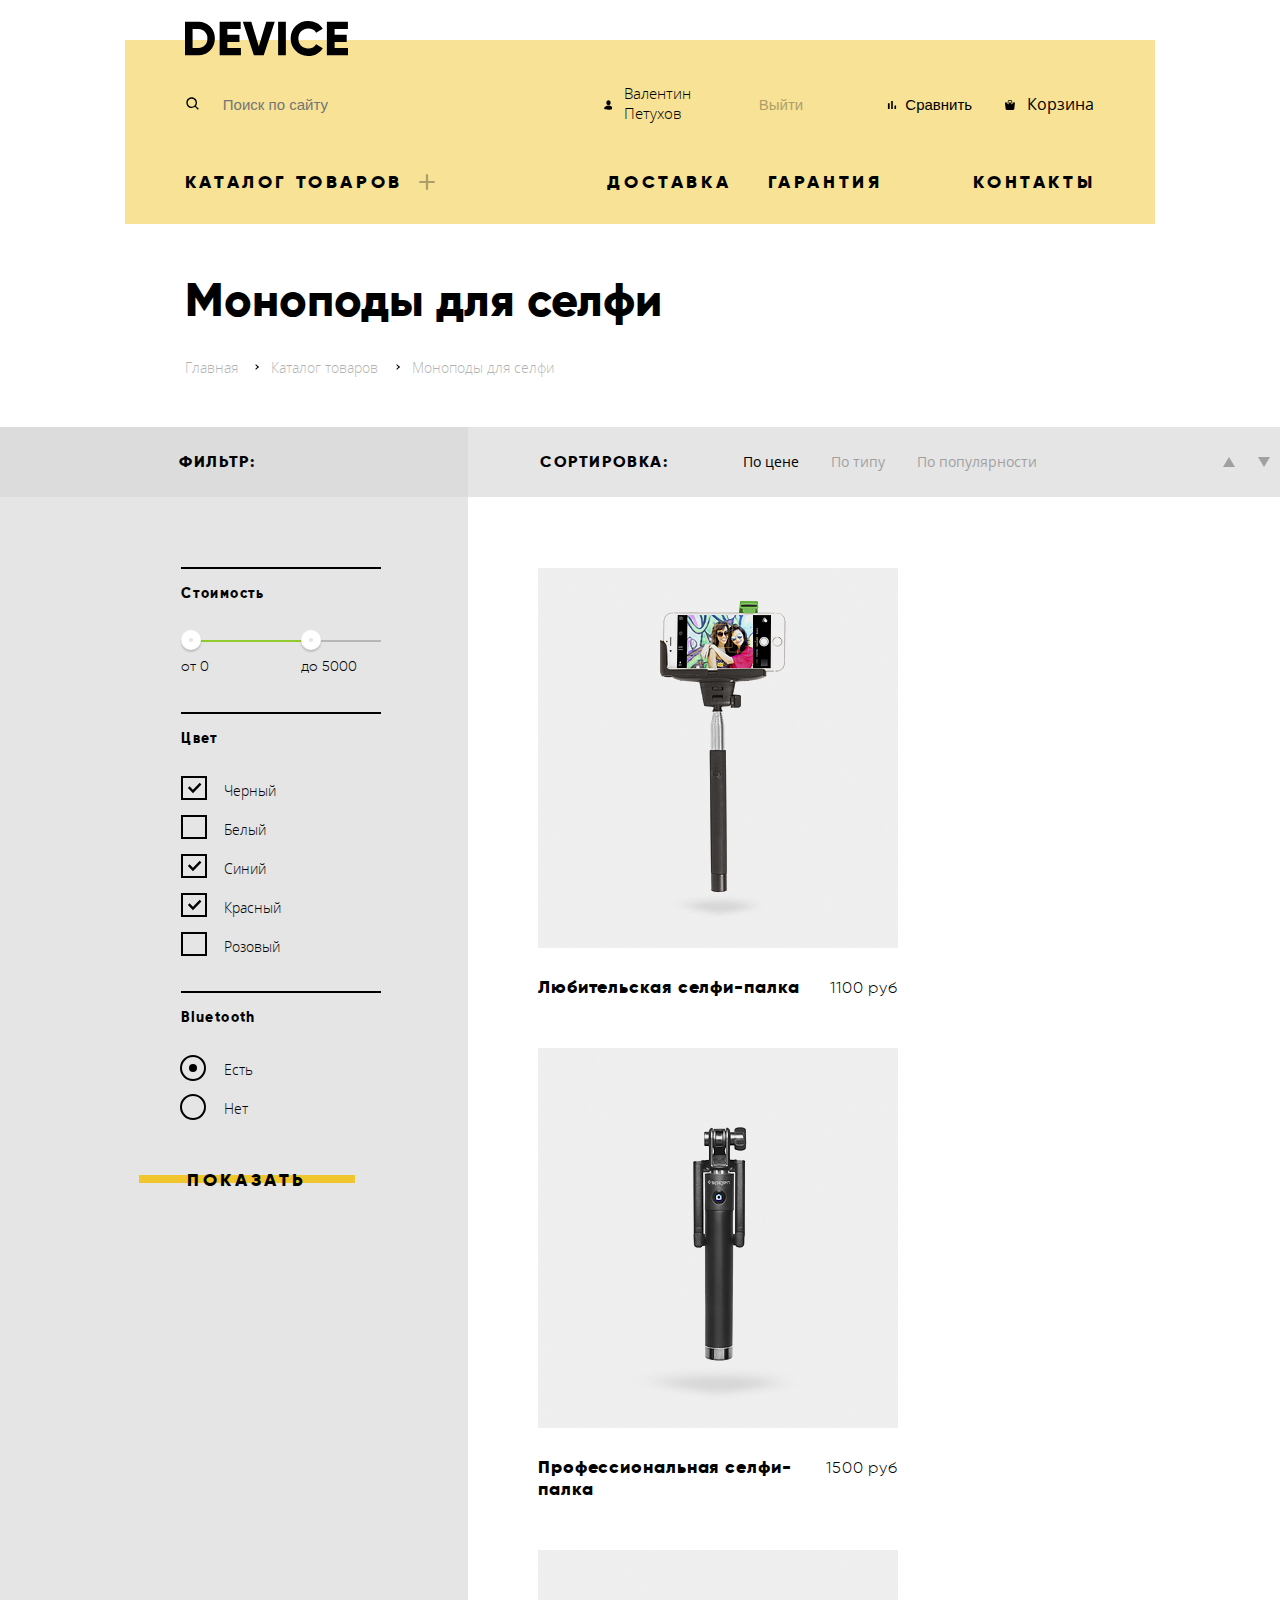
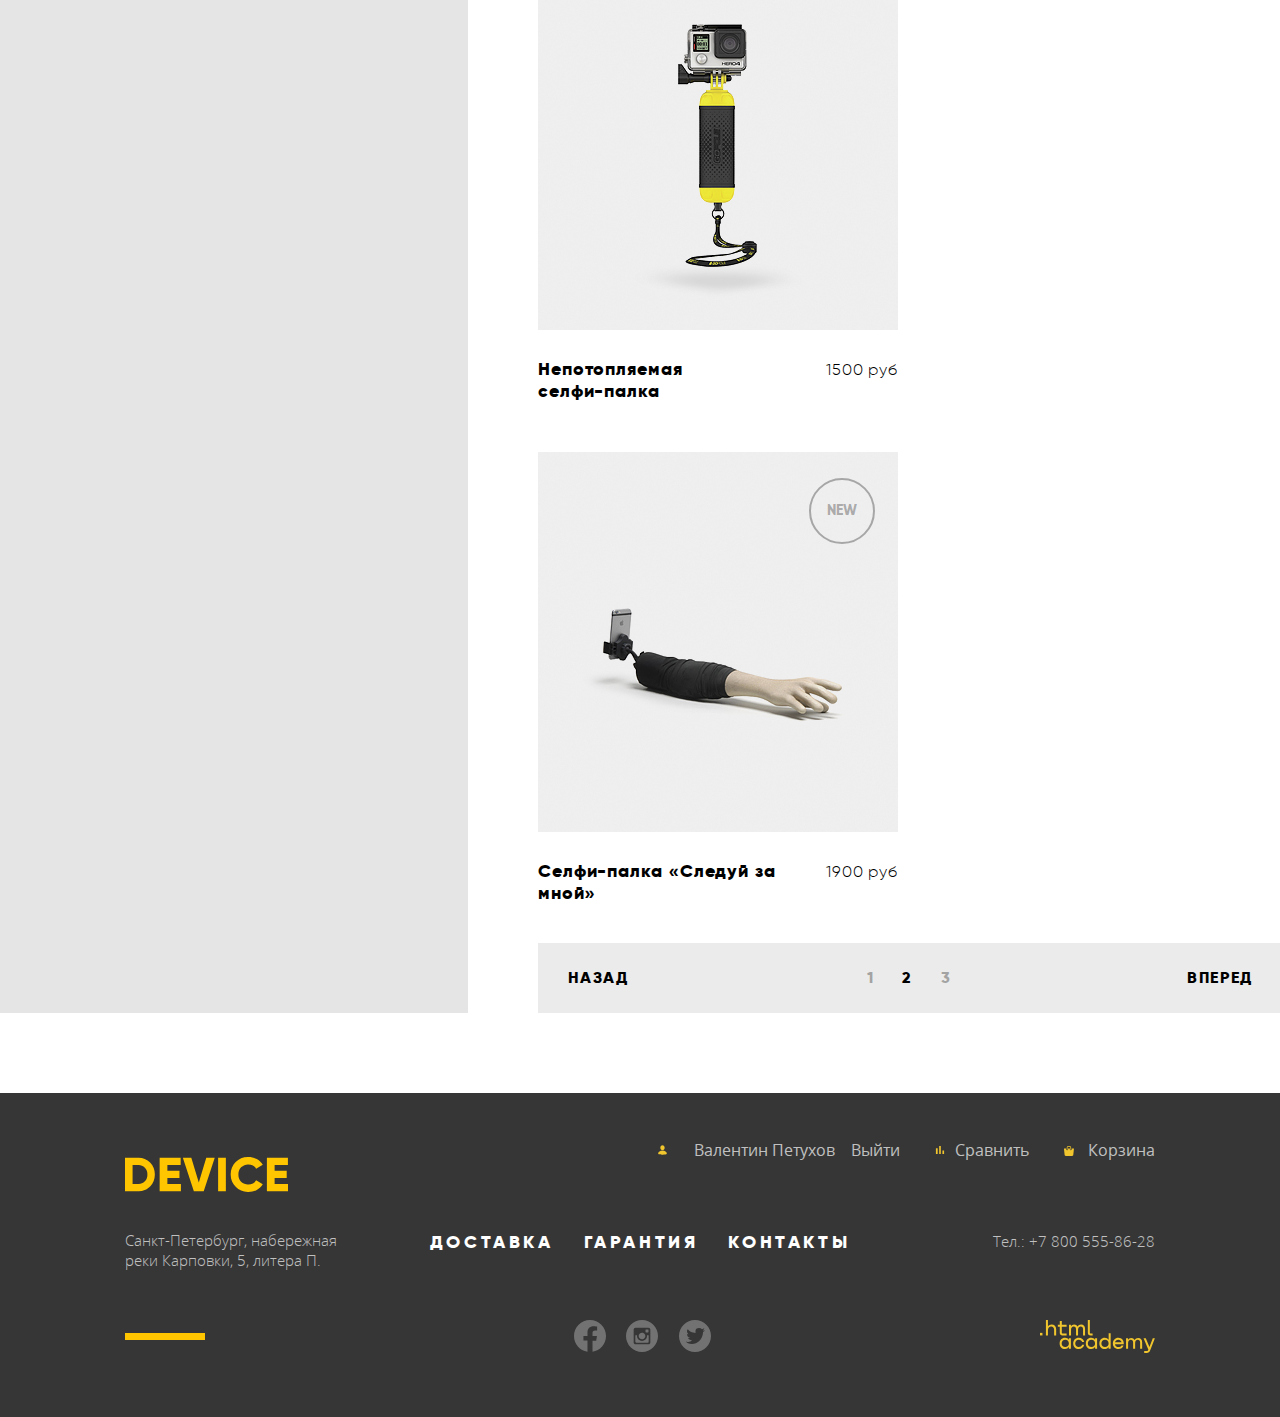
<file: catalog.html>
<!DOCTYPE html>
<html lang="ru">
<head>
  <meta charset="utf-8">
  <title>HTML Academy: Девайс</title>
  <!--  <meta name="viewport" content="width=device-width, initial-scale=1.0">-->
  <link rel="stylesheet" href="css/normalize.css">
  <link rel="stylesheet" href="css/style_min.css">
</head>
<body class="body-page">
<!--    шапка-->
<header class="main-header header-catalog wrap">
  <div class="main-header_logo">
    <a href="index.html" class="logo link-special">
      <svg class="main-logo" width="163" height="35" aria-hidden="true">
        <path fill-rule="evenodd" clip-rule="evenodd"
              d="M-0.151001 0.701999V34.302H13.381C15.5624 34.3553 17.7309 33.954 19.7487 33.1235C21.7665 32.2929 23.5892 31.0514 25.101 29.478C26.6506 27.9007 27.8665 26.0273 28.6761 23.9697C29.4857 21.912 29.8724 19.7124 29.813 17.502C29.8724 15.2916 29.4857 13.092 28.6761 11.0343C27.8665 8.9767 26.6506 7.1033 25.101 5.526C23.5891 3.9527 21.7663 2.71131 19.7486 1.8808C17.7308 1.05029 15.5623 0.64884 13.381 0.701999H-0.151001ZM7.582 26.91V8.091H13.382C14.5845 8.0431 15.7838 8.24676 16.903 8.68896C18.0223 9.13116 19.0369 9.80215 19.882 10.659C20.7304 11.5766 21.3875 12.6541 21.8149 13.8285C22.2422 15.0029 22.4313 16.2507 22.371 17.499C22.4313 18.7473 22.2423 19.9951 21.8149 21.1695C21.3876 22.3439 20.7305 23.4214 19.882 24.339C19.0371 25.196 18.0225 25.8672 16.9032 26.3094C15.7839 26.7516 14.5845 26.9552 13.382 26.907H7.582V26.91ZM42.382 20.958H54.464V13.658H42.378V8.091H55.669V0.701999H34.645V34.302H55.91V26.91H42.378V20.958H42.382ZM78.725 34.302L89.744 0.701999H81.286L73.795 25.422L66.304 0.701999H57.847L68.866 34.302H78.725ZM93.125 34.302H100.858V0.701999H93.125V34.302ZM131.74 32.886C134.233 31.574 136.321 29.6076 137.781 27.198L131.111 23.358C130.381 24.659 129.279 25.7121 127.946 26.382C126.505 27.1262 124.903 27.504 123.282 27.482C121.962 27.5449 120.643 27.3343 119.408 26.8635C118.173 26.3927 117.048 25.6718 116.105 24.746C115.195 23.7792 114.489 22.6393 114.028 21.3942C113.568 20.1492 113.362 18.8242 113.423 17.498C113.362 16.1718 113.568 14.8468 114.028 13.6018C114.489 12.3567 115.195 11.2168 116.105 10.25C117.048 9.32423 118.173 8.60333 119.408 8.13252C120.643 7.66171 121.962 7.45114 123.282 7.514C124.893 7.49099 126.486 7.86172 127.921 8.594C129.263 9.27181 130.373 10.3326 131.111 11.642L137.781 7.802C136.294 5.39746 134.191 3.43379 131.691 2.114C129.109 0.720904 126.216 0.00268919 123.282 0.0259991C113.503 -0.246001 105.485 7.717 105.691 17.498C105.483 27.279 113.5 35.245 123.279 34.974C126.229 35.0012 129.138 34.283 131.737 32.886H131.74ZM149.621 20.958H161.703V13.658H149.618V8.091H162.908V0.701999H141.885V34.302H163.15V26.91H149.618V20.958H149.621Z"
        />
      </svg>
    </a>
  </div>
  <div class="main-header_item">
    <div class="search-box">
      <svg class="search-svg" width="13" height="13" aria-hidden="true">
        <!--        <use xlink:href="img/sprite.svg#search"></use>-->
        <path
          d="M5.66666 11C6.84998 10.9998 7.9992 10.6036 8.93133 9.87467L11.862 12.8053L12.8047 11.8627L9.874 8.932C10.6033 7.99978 10.9997 6.85029 11 5.66667C11 2.726 8.60733 0.333336 5.66666 0.333336C2.726 0.333336 0.333328 2.726 0.333328 5.66667C0.333328 8.60734 2.726 11 5.66666 11ZM5.66666 1.66667C7.87266 1.66667 9.66666 3.46067 9.66666 5.66667C9.66666 7.87267 7.87266 9.66667 5.66666 9.66667C3.46066 9.66667 1.66666 7.87267 1.66666 5.66667C1.66666 3.46067 3.46066 1.66667 5.66666 1.66667Z"
          fill="black"/>
      </svg>
      <label for="search" class="search"></label>
      <input type="search" class="search" name="search" id="search" placeholder="Поиск по сайту">
    </div>
    <div class="login-box">
      <a href="#" class="login link-special login-exit">Выйти</a>

      <a href="#" class="user-name link-special">Валентин Петухов</a>
      <svg class="login-pic" width="9" height="10" aria-hidden="true">
        <!--        <use xlink:href="img/sprite.svg#user"></use>-->
        <path
          d="M4.50002 0.333328C5.6971 0.333328 6.66669 1.3775 6.66669 2.66666C6.66669 3.95583 5.6971 5 4.50002 5C3.30294 5 2.33335 3.95583 2.33335 2.66666C2.33335 1.3775 3.30294 0.333328 4.50002 0.333328ZM4.50002 9.66666C4.50002 9.66666 8.83335 9.66666 8.83335 8.5C8.83335 7.1 6.72085 5.58333 4.50002 5.58333C2.27919 5.58333 0.166687 7.1 0.166687 8.5C0.166687 9.66666 4.50002 9.66666 4.50002 9.66666Z"
        />
      </svg>

    </div>
    <div class="compare-box">
      <a href="#" class="compare link-special">Сравнить
        <svg class="compare-pic" width="10" height="10" aria-hidden="true">
<!--          <use xlink:href="img/sprite.svg#compare"></use>-->
          <path
            d="M0.916687 3.36666H2.66669V9.08333H0.916687V3.36666ZM4.18335 0.916664H5.81669V9.08333H4.18335V0.916664ZM7.45002 5.58333H9.08335V9.08333H7.45002V5.58333Z"
          />
        </svg>
      </a>
    </div>
    <!--    войти, сравнить и корзина - сомневаюсь в тегах-->
    <div class="basket-box">
      <a href="#" class="basket link-special">
        <svg class="basket-pic" width="10" height="10" aria-hidden="true">
<!--          <use xlink:href="img/sprite.svg#bag"></use>-->
          <path
            d="M9.86203 2.5217C9.79266 2.43991 9.69329 2.39316 9.58915 2.39316H7.65761V3.4188C7.65761 3.89008 7.25347 4.2735 6.75671 4.2735C6.25996 4.2735 5.85581 3.89008 5.85581 3.4188V2.39316H4.05401V3.4188C4.05401 3.89008 3.64987 4.2735 3.15311 4.2735C2.65635 4.2735 2.25221 3.89008 2.25221 3.4188V2.39316H0.320768C0.216534 2.39316 0.117164 2.43991 0.0477949 2.5217C-0.0216646 2.6035 -0.0545475 2.71256 -0.0426556 2.82145L0.605543 8.78461C0.617615 9.45692 1.14167 9.99999 1.78419 9.99999H8.12572C8.76815 9.99999 9.29221 9.45692 9.30437 8.78452L9.95257 2.82136C9.96437 2.71256 9.93149 2.6035 9.86203 2.5217Z"
          />
          <path
            d="M3.15309 3.76068C3.35182 3.76068 3.51345 3.60735 3.51345 3.4188V1.53846C3.51345 1.01051 4.07462 0.683761 4.59453 0.683761H5.49543C6.04264 0.683761 6.39633 1.01923 6.39633 1.53846V3.4188C6.39633 3.60735 6.55804 3.76068 6.75669 3.76068C6.95534 3.76068 7.11705 3.60735 7.11705 3.4188V1.53846C7.11705 0.647009 6.43507 0 5.49543 0H4.59453C3.60101 0 2.79272 0.690171 2.79272 1.53846V3.4188C2.79272 3.60735 2.95435 3.76068 3.15309 3.76068Z"
          />
        </svg>
        Корзина</a>
    </div>
  </div>
  <nav class="main-nav">
    <ul class="main-nav_list">
      <li class="main-nav_item open">
        <a href="catalog.html" class="link link-special main-nav_link">Каталог товаров</a>
        <svg class="plus" width="16" height="16" aria-hidden="true">
<!--          <use xlink:href="img/sprite.svg#plus"></use>-->
          <path d="M15.7 6.9V9.1H9.10005V15.7H6.90005V9.1H0.300049V6.9H6.90005V0.300003H9.10005V6.9H15.7Z" fill="black"
                fill-opacity="0.3"/>
        </svg>
        <ul class="main-nav_list-down row-one">
          <li class="main-nav_item-sub"><a class="sub-menu-link link-special" href="catalog.html">Виртуальная
            реальность</a></li>
          <li class="main-nav_item-sub"><a class="sub-menu-link link-special" href="catalog.html">Фитнес-браслеты</a>
          </li>
          <li class="main-nav_item-sub"><a class="sub-menu-link link-special" href="catalog.html">Квадракоптер</a></li>
        </ul>
        <ul class="main-nav_list-down row-two">
          <li class="main-nav_item-sub"><a class="sub-menu-link link-special" href="catalog.html">Моноподы для селфи</a>
          </li>
          <li class="main-nav_item-sub"><a class="sub-menu-link link-special" href="catalog.html">Умные часы</a></li>
        </ul>
        <ul class="main-nav_list-down row-three">
          <li class="main-nav_item-sub"><a class="sub-menu-link link-special" href="catalog.html">Экшн-камеры</a></li>
        </ul>
      </li>
      <li class="main-nav_item"><a class="link link-special main-nav_link" href="#">Доставка</a></li>
      <li class="main-nav_item"><a class="link link-special main-nav_link" href="#">Гарантия</a></li>
      <li class="main-nav_item"><a class="link link-special main-nav_link" href="#">Контакты</a></li>
    </ul>
  </nav>
</header>

<!-- -main-content-->

<main class="main-content">
  <div class="wrap">
    <h1 class="tittle">Моноподы для селфи</h1>
    <!--  хлебные крошки-->
    <ul class="breadcrumb">
      <li class="breadcrumb-item arrow"><a class="breadcrumb-link" href="index.html">Главная</a></li>
      <li class="breadcrumb-item arrow"><a class="breadcrumb-link" href="catalog.html">Каталог товаров</a></li>
      <li class="breadcrumb-item"><a class="breadcrumb-link" href="catalog.html">Моноподы для селфи</a></li>
    </ul>
  </div>
  <section class="catalog-box">
    <div class="catalog">
      <div class="catalog-filters">
        <div class="filters-tittle-box">
          <h2 class="filters-tittle">Фильтр:</h2>
        </div>
        <form class="filters-form" method="get" action="https://echo.htmlacademy.ru">
          <fieldset class="filters-item">
            <legend class="filters-name">Стоимость</legend>
            <div class="cost-box">
              <div class="cost">
                <div class="cost-value">
                  <div class="roller roller-from">
                    <span class="price-from price">от 0</span>
                  </div>
                  <div class="roller roller-to">
                    <span class="price-to price">до 5000</span>
                  </div>
                </div>
              </div>
            </div>
          </fieldset>
          <fieldset class="filters-item">
            <legend class="filters-name">Цвет</legend>
            <ul class="filters-list">
              <li class="filters-list_item">
                <input type="checkbox" name="black" id="black" class="filter-input-checkbox visually-hidden " checked>
                <label for="black">Черный</label>
              </li>
              <li class="filters-list_item">
                <input type="checkbox" class="filter-input-checkbox visually-hidden" name="white" id="white">
                <label for="white">Белый</label>
              </li>
              <li class="filters-list_item">
                <input type="checkbox" class="filter-input-checkbox visually-hidden" name="blue" id="blue" checked>
                <label for="blue">Синий</label>
              </li>
              <li class="filters-list_item">
                <input type="checkbox" class="filter-input-checkbox visually-hidden" name="red" id="red" checked>
                <label for="red">Красный</label>
              </li>
              <li class="filters-list_item">
                <input type="checkbox" class="filter-input-checkbox visually-hidden" name="pink" id="pink">
                <label for="pink">Розовый</label>
              </li>
            </ul>
          </fieldset>
          <fieldset class="filters-item">
            <legend class="filters-name">Bluetooth</legend>
            <ul class="filters-list">
              <li class="filters-list_item">
                <input type="radio" class="filter-input-radio visually-hidden" name="Bluetooth" id="true" checked>
                <label for="true">Есть</label>
              </li>
              <li class="filters-list_item">
                <input type="radio" class="filter-input-radio visually-hidden" name="Bluetooth" id="false">
                <label for="false">Нет</label>
              </li>
            </ul>
          </fieldset>
          <fieldset class="filters-item">
            <div class="btn-box">
              <button type="submit" class="btn">Показать</button>
            </div>
          </fieldset>
        </form>
      </div>
      <div class="catalog-product">
        <div class="catalog-product_filter">
          <div class="catalog-product_wrap">
            <h2 class="filters-tittle">Сортировка:</h2>
            <ul class="catalog-product_list">
              <li class="filter_list-item"><a href="#" class="active">По цене</a></li>
              <li class="filter_list-item"><a href="#">По типу</a></li>
              <li class="filter_list-item"><a href="#">По популярности</a></li>
            </ul>
            <div class="arrow-box">
              <div class="arrow_up arrow"></div>
              <div class="arrow_down arrow"></div>
            </div>
          </div>
        </div>

        <!--    указатели вверх/вниз-->

        <div class="catalog-cards">
          <div class="catalog-cards_item">
            <div class="catalog-cards_pic">
              <div class="hover_cards-box">
                <div class="btn-box">
                  <button type="submit" class="btn">В корзину</button>
                </div>
                <button type="button" class="add-comparison">Добавить к сравнению</button>
              </div>
              <img src="img/png/catalog-item_1.jpg" alt="Любительская селфи-палка" width="360" height="380">
            </div>
            <div class="cards-box">
              <h3 class="catalog-item_tittle">Любительская селфи-палка</h3>
              <span class="price">1100 руб</span>
            </div>
          </div>
          <div class="catalog-cards_item">
            <div class="catalog-cards_pic">
              <div class="hover_cards-box">
                <div class="btn-box">
                  <button type="submit" class="btn">В корзину</button>
                </div>
                <button type="button" class="add-comparison">Добавить к сравнению</button>
              </div>
              <img src="img/png/catalog-item_2.jpg" alt="Профессиональная селфи-палка" height="380" width="360">
            </div>
            <div class="cards-box">
              <h3 class="catalog-item_tittle">Профессиональная селфи-палка</h3>
              <span class="price">1500 руб</span>
            </div>
          </div>
          <div class="catalog-cards_item">
            <div class="catalog-cards_pic">
              <div class="hover_cards-box">
                <div class="btn-box">
                  <button type="submit" class="btn">В корзину</button>
                </div>
                <button type="button" class="add-comparison">Добавить к сравнению</button>

              </div>
              <img src="img/png/catalog-item_3.jpg" alt="Непотопляемая селфи-палка" width="360" height="380">
            </div>
            <div class="cards-box">
              <h3 class="catalog-item_tittle">Непотопляемая <br>селфи-палка</h3>
              <span class="price">1500 руб</span>
            </div>
          </div>
          <div class="catalog-cards_item">
            <div class="catalog-cards_pic new">
              <div class="hover_cards-box">
                <div class="btn-box">
                  <button type="submit" class="btn">В корзину</button>
                </div>
                <button type="button" class="add-comparison">Добавить к сравнению</button>
              </div>
              <img src="img/png/catalog-item_4.jpg" alt="Селфи-палка «Следуй за мной»" width="360" height="380">
            </div>
            <div class="cards-box">
              <h3 class="catalog-item_tittle">Селфи-палка «Следуй за мной»</h3>
              <span class="price">1900 руб</span>
            </div>
          </div>
        </div>
        <div class="cards-nav">
          <a href="#" class="cards-nav_item back">Назад</a>
          <div class="cards-nav-box">
            <a href="#" class="cards-nav_item">1</a>
            <a href="#" class="cards-nav_item active">2</a>
            <a href="#" class="cards-nav_item">3</a>
          </div>
          <a href="#" class="cards-nav_item next">Вперед</a>
        </div>
      </div>
    </div>
  </section>
</main>

<!--  footer-->

<footer class="footer-box">
  <div class="footer wrap">
    <div class="footer_item">
      <div class="footer_item-logo">
        <a href="index.html" class="link-special">
          <svg class="logo-footer" width="163" height="35" aria-hidden="true">
<!--            <use xlink:href="img/sprite.svg#logo" fill="#FFC600" class="logo-footer"></use>-->
            <path fill-rule="evenodd" clip-rule="evenodd"
                  d="M-0.151001 0.701999V34.302H13.381C15.5624 34.3553 17.7309 33.954 19.7487
                  33.1235C21.7665 32.2929 23.5892 31.0514 25.101 29.478C26.6506 27.9007 27.8665
                  26.0273 28.6761 23.9697C29.4857 21.912 29.8724 19.7124 29.813 17.502C29.8724
                  15.2916 29.4857 13.092 28.6761 11.0343C27.8665 8.9767 26.6506 7.1033 25.101 5.526C23.5891 3.9527 21.7663 2.71131 19.7486 1.8808C17.7308 1.05029 15.5623 0.64884 13.381 0.701999H-0.151001ZM7.582 26.91V8.091H13.382C14.5845 8.0431 15.7838 8.24676 16.903 8.68896C18.0223 9.13116 19.0369 9.80215 19.882 10.659C20.7304 11.5766 21.3875 12.6541 21.8149 13.8285C22.2422 15.0029 22.4313 16.2507 22.371 17.499C22.4313 18.7473 22.2423 19.9951 21.8149 21.1695C21.3876 22.3439 20.7305 23.4214 19.882 24.339C19.0371 25.196 18.0225 25.8672 16.9032 26.3094C15.7839 26.7516 14.5845 26.9552 13.382 26.907H7.582V26.91ZM42.382 20.958H54.464V13.658H42.378V8.091H55.669V0.701999H34.645V34.302H55.91V26.91H42.378V20.958H42.382ZM78.725 34.302L89.744 0.701999H81.286L73.795 25.422L66.304 0.701999H57.847L68.866 34.302H78.725ZM93.125 34.302H100.858V0.701999H93.125V34.302ZM131.74 32.886C134.233 31.574 136.321 29.6076 137.781 27.198L131.111 23.358C130.381 24.659 129.279 25.7121 127.946 26.382C126.505 27.1262 124.903 27.504 123.282 27.482C121.962 27.5449 120.643 27.3343 119.408 26.8635C118.173 26.3927 117.048 25.6718 116.105 24.746C115.195 23.7792 114.489 22.6393 114.028 21.3942C113.568 20.1492 113.362 18.8242 113.423 17.498C113.362 16.1718 113.568 14.8468 114.028 13.6018C114.489 12.3567 115.195 11.2168 116.105 10.25C117.048 9.32423 118.173 8.60333 119.408 8.13252C120.643 7.66171 121.962 7.45114 123.282 7.514C124.893 7.49099 126.486 7.86172 127.921 8.594C129.263 9.27181 130.373 10.3326 131.111 11.642L137.781 7.802C136.294 5.39746 134.191 3.43379 131.691 2.114C129.109 0.720904 126.216 0.00268919 123.282 0.0259991C113.503 -0.246001 105.485 7.717 105.691 17.498C105.483 27.279 113.5 35.245 123.279 34.974C126.229 35.0012 129.138 34.283 131.737 32.886H131.74ZM149.621 20.958H161.703V13.658H149.618V8.091H162.908V0.701999H141.885V34.302H163.15V26.91H149.618V20.958H149.621Z"
                  fill="#FFC600"/>
          </svg>
        </a>
      </div>
      <div class="footer_form">
        <div class="footer_form-box login-box">
          <a href="#" class="login link-special">
            Выйти
          </a>
          <a href="#" class="user-name link-special">Валентин Петухов</a>
          <svg class="login-pic login-pic_footer" width="20" height="10" aria-hidden="true">
<!--            <use xlink:href="img/sprite.svg#user" class="login-pic_footer"></use>-->
            <path
              d="M4.50002 0.333328C5.6971 0.333328 6.66669 1.3775 6.66669 2.66666C6.66669 3.95583 5.6971 5 4.50002 5C3.30294 5 2.33335 3.95583 2.33335 2.66666C2.33335 1.3775 3.30294 0.333328 4.50002 0.333328ZM4.50002 9.66666C4.50002 9.66666 8.83335 9.66666 8.83335 8.5C8.83335 7.1 6.72085 5.58333 4.50002 5.58333C2.27919 5.58333 0.166687 7.1 0.166687 8.5C0.166687 9.66666 4.50002 9.66666 4.50002 9.66666Z"
            />
          </svg>

        </div>
        <div class="footer_form-box compare-box">
          <a href="#" class="compare link-special">
            Сравнить
          </a>
          <svg class="compare-pic compare-pic-footer" width="20" height="10" aria-hidden="true">
<!--            <use xlink:href="img/sprite.svg#compare" class="compare-pic-footer"></use>-->
            <path
              d="M0.916687 3.36666H2.66669V9.08333H0.916687V3.36666ZM4.18335 0.916664H5.81669V9.08333H4.18335V0.916664ZM7.45002 5.58333H9.08335V9.08333H7.45002V5.58333Z"
            fill="#F0C52E"/>
          </svg>
        </div>
        <div class="footer_form-box basket-box">
          <a href="#" class="basket link-special">
            <svg class="basket-pic basket-pic-footer" width="20" height="10" aria-hidden="true">
<!--              <use xlink:href="img/sprite.svg#bag" class="basket-pic-footer"></use>-->
              <path
                d="M9.86203 2.5217C9.79266 2.43991 9.69329 2.39316 9.58915 2.39316H7.65761V3.4188C7.65761 3.89008 7.25347 4.2735 6.75671 4.2735C6.25996 4.2735 5.85581 3.89008 5.85581 3.4188V2.39316H4.05401V3.4188C4.05401 3.89008 3.64987 4.2735 3.15311 4.2735C2.65635 4.2735 2.25221 3.89008 2.25221 3.4188V2.39316H0.320768C0.216534 2.39316 0.117164 2.43991 0.0477949 2.5217C-0.0216646 2.6035 -0.0545475 2.71256 -0.0426556 2.82145L0.605543 8.78461C0.617615 9.45692 1.14167 9.99999 1.78419 9.99999H8.12572C8.76815 9.99999 9.29221 9.45692 9.30437 8.78452L9.95257 2.82136C9.96437 2.71256 9.93149 2.6035 9.86203 2.5217Z"
              />
              <path
                d="M3.15309 3.76068C3.35182 3.76068 3.51345 3.60735 3.51345 3.4188V1.53846C3.51345 1.01051 4.07462 0.683761 4.59453 0.683761H5.49543C6.04264 0.683761 6.39633 1.01923 6.39633 1.53846V3.4188C6.39633 3.60735 6.55804 3.76068 6.75669 3.76068C6.95534 3.76068 7.11705 3.60735 7.11705 3.4188V1.53846C7.11705 0.647009 6.43507 0 5.49543 0H4.59453C3.60101 0 2.79272 0.690171 2.79272 1.53846V3.4188C2.79272 3.60735 2.95435 3.76068 3.15309 3.76068Z"
              />
            </svg>
            Корзина
          </a>
        </div>
      </div>
    </div>

    <div class="footer_item">
      <div class="footer_item-address">
        <p>Санкт-Петербург, набережная <br>
          реки Карповки, 5, литера П.
        </p>
      </div>
      <ul class="footer-nav">
        <li class="footer-nav_item"><a class="footer-nav_link link-special" href="#">Доставка</a></li>
        <li class="footer-nav_item"><a class="footer-nav_link link-special" href="#">Гарантия</a></li>
        <li class="footer-nav_item"><a class="footer-nav_link link-special" href="#">Контакты</a></li>
      </ul>
      <div class="phone-box">
        <a class="phone link-special" href="tel:+78005558628">Тел.: +7 800 555-86-28</a>
      </div>
    </div>

    <div class="footer_item">
      <div class="footer_item-thing">
      </div>
      <ul class="social_net">
        <li class="social_net_item"><a href="#" class="social_net_link">
          <svg class="facebook social_net_svg" width="32" height="32" aria-hidden="true">
<!--            <use xlink:href="img/sprite.svg#facebook" class="social_net_facebook"></use>-->
            <path d="M31.9973 16C31.9973 7.16267 24.8347 0 15.9987 0C7.16267 0 0 7.16267 0 16C0 23.984 5.85067 30.6027 13.4987 31.8027V20.624H9.43733V15.9987H13.4987V12.4747C13.4987 8.464 15.888 6.24933 19.5413 6.24933C21.292 6.24933 23.1227 6.56133 23.1227 6.56133V10.4987H21.1067C19.12 10.4987 18.5 11.732 18.5 12.9973V16H22.9373L22.228 20.6253H18.5V31.804C26.148 30.604 31.9987 23.9853 31.9987 16H31.9973Z"
            />
          </svg>
        </a></li>
        <li class="social_net_item"><a href="#" class="social_net_link">
          <svg class="instagram social_net_svg" width="32" height="32" aria-hidden="true">
<!--            <use xlink:href="img/sprite.svg#instagram" class="social_net_instagram"></use>-->
            <path d="M21 16C21 17.3261 20.4732 18.5979 19.5355 19.5355C18.5979 20.4732 17.3261 21 16 21C14.6739 21 13.4021 20.4732 12.4645 19.5355C11.5268 18.5979 11 17.3261 11 16C11 15.715 11.03 15.4367 11.0817 15.1667H9.33333V21.8283C9.33333 22.2917 9.70833 22.6667 10.1717 22.6667H21.83C22.0521 22.6662 22.2649 22.5777 22.4217 22.4205C22.5786 22.2634 22.6667 22.0504 22.6667 21.8283V15.1667H20.9183C20.97 15.4367 21 15.715 21 16ZM16 19.3333C16.4378 19.3332 16.8714 19.2469 17.2759 19.0792C17.6803 18.9116 18.0478 18.6659 18.3574 18.3562C18.6669 18.0465 18.9124 17.6789 19.0799 17.2743C19.2473 16.8698 19.3334 16.4362 19.3333 15.9983C19.3332 15.5605 19.2469 15.1269 19.0792 14.7225C18.9116 14.318 18.6659 13.9505 18.3562 13.641C18.0465 13.3314 17.6789 13.0859 17.2743 12.9185C16.8698 12.751 16.4362 12.6649 15.9983 12.665C15.1141 12.6652 14.2661 13.0167 13.641 13.6421C13.0158 14.2676 12.6648 15.1157 12.665 16C12.6652 16.8843 13.0167 17.7322 13.6421 18.3574C14.2676 18.9825 15.1157 19.3336 16 19.3333ZM20 12.5H21.9983C22.1311 12.5 22.2584 12.4474 22.3525 12.3537C22.4465 12.2599 22.4996 12.1328 22.5 12V10.0017C22.5 9.86862 22.4471 9.74102 22.3531 9.64693C22.259 9.55285 22.1314 9.5 21.9983 9.5H20C19.8669 9.5 19.7393 9.55285 19.6453 9.64693C19.5512 9.74102 19.4983 9.86862 19.4983 10.0017V12C19.5 12.275 19.725 12.5 20 12.5ZM16 0C11.7565 0 7.68687 1.68571 4.68629 4.68629C1.68571 7.68687 0 11.7565 0 16C0 20.2435 1.68571 24.3131 4.68629 27.3137C7.68687 30.3143 11.7565 32 16 32C18.1012 32 20.1817 31.5861 22.1229 30.7821C24.0641 29.978 25.828 28.7994 27.3137 27.3137C28.7994 25.828 29.978 24.0641 30.7821 22.1229C31.5861 20.1817 32 18.1012 32 16C32 13.8989 31.5861 11.8183 30.7821 9.87706C29.978 7.93586 28.7994 6.17203 27.3137 4.68629C25.828 3.20055 24.0641 2.022 22.1229 1.21793C20.1817 0.413852 18.1012 0 16 0ZM24.3333 22.4817C24.3333 23.5 23.5 24.3333 22.4817 24.3333H9.51833C8.5 24.3333 7.66667 23.5 7.66667 22.4817V9.51833C7.66667 8.5 8.5 7.66667 9.51833 7.66667H22.4817C23.5 7.66667 24.3333 8.5 24.3333 9.51833V22.4817Z"
            />
          </svg>
        </a></li>
        <li class="social_net_item"><a href="#" class="social_net_link">
          <svg class="twitter social_net_svg" width="32" height="32" aria-hidden="true">
<!--            <use xlink:href="img/sprite.svg#twitter" class="social_net_twitter"></use>-->
            <path d="M16 32C13.8333 32 11.7604 31.5781 9.78125 30.7344C7.80208 29.8906 6.09896 28.7552 4.67188 27.3281C3.24479 25.901 2.10938 24.1979 1.26562 22.2188C0.421875 20.2396 0 18.1667 0 16C0 13.8333 0.421875 11.7604 1.26562 9.78125C2.10938 7.80208 3.24479 6.09896 4.67188 4.67188C6.09896 3.24479 7.80208 2.10938 9.78125 1.26562C11.7604 0.421875 13.8333 0 16 0C18.1667 0 20.2396 0.421875 22.2188 1.26562C24.1979 2.10938 25.901 3.24479 27.3281 4.67188C28.7552 6.09896 29.8906 7.80208 30.7344 9.78125C31.5781 11.7604 32 13.8333 32 16C32 18.1667 31.5781 20.2396 30.7344 22.2188C29.8906 24.1979 28.7552 25.901 27.3281 27.3281C25.901 28.7552 24.1979 29.8906 22.2188 30.7344C20.2396 31.5781 18.1667 32 16 32ZM25.4062 8C25.2812 8.0625 25.0938 8.17708 24.8438 8.34375L24.2344 8.75L23.6562 9.0625L23 9.28125C22.2292 8.42708 21.2812 8 20.1562 8C17.7188 8 16.5 9.02083 16.5 11.0625V12.9062C13.1458 12.7396 10.5729 11.5104 8.78125 9.21875C8.26042 9.76042 8 10.3542 8 11C8 12.375 8.51042 13.4167 9.53125 14.125C9.40625 14.125 9.22917 14.1354 9 14.1562C8.77083 14.1771 8.58854 14.1771 8.45312 14.1562C8.31771 14.1354 8.16667 14.0833 8 14C8 14.9583 8.25521 15.7552 8.76562 16.3906C9.27604 17.026 9.97917 17.4375 10.875 17.625C10.6667 17.875 10.375 18 10 18C9.66667 18 9.375 17.9062 9.125 17.7188C9.125 18.5312 9.51562 19.1615 10.2969 19.6094C11.0781 20.0573 11.9583 20.2917 12.9375 20.3125C12.5625 20.875 12.0156 21.2969 11.2969 21.5781C10.5781 21.8594 9.8125 22 9 22C8.70833 22 8.30729 21.9271 7.79688 21.7812C7.28646 21.6354 7.02083 21.5625 7 21.5625C7.33333 22.2292 8.01562 22.8021 9.04688 23.2812C10.0781 23.7604 11.3854 24 12.9688 24C14.3646 24 15.6667 23.7552 16.875 23.2656C18.0833 22.776 19.1146 22.125 19.9688 21.3125C20.8229 20.5 21.5573 19.5729 22.1719 18.5312C22.7865 17.4896 23.2448 16.4115 23.5469 15.2969C23.849 14.1823 24 13.0833 24 12C24 11.9583 24.125 11.8698 24.375 11.7344C24.625 11.599 24.9167 11.4167 25.25 11.1875C25.5833 10.9583 25.8333 10.7188 26 10.4688C24.875 10.4688 24.125 10.4896 23.75 10.5312C24.4792 10.0938 25.0312 9.25 25.4062 8Z"
            />
          </svg>
        </a></li>
      </ul>
      <div class="logo_academy-box">
        <a class="logo_academy" href="https://htmlacademy.ru/">
          <svg class="html_academy html_academy-footer" width="115" height="33" aria-hidden="true">
<!--            <use xlink:href="img/sprite.svg#html_academy" class="html_academy-footer"></use>-->
            <path d="M0 12.8691V15.4429H2.45789V12.8691H0Z" fill="#F0C52E"/>
            <path d="M11.6466 4.52562C10.0864 4.52562 8.8254 5.23341 8.03461 6.26294H7.94911V0H5.9187V15.4429H7.94911V10.1451C7.94911 8.02172 9.27424 6.49888 11.2192 6.49888C13.0573 6.49888 14.1259 7.87158 14.1259 9.71614V15.4429H16.1563V9.35153C16.1563 6.41308 14.3396 4.52562 11.6466 4.52562Z" fill="#F0C52E"/>
            <path d="M26.6171 4.82696H21.8082V1.07349H19.7778V4.82696H17.8542V6.80022H19.7778V12.7843C19.7778 14.5002 20.7396 15.4439 22.4708 15.4439H26.6171V13.4492H22.8769C22.193 13.4492 21.8082 13.0632 21.8082 12.3983V6.80022H26.6171V4.82696Z" fill="#F0C52E"/>
            <path d="M41.1216 4.54712C39.4971 4.54712 38.2577 5.34071 37.5737 6.60617H37.5096C36.8897 5.36217 35.7356 4.54712 34.1541 4.54712C32.7434 4.54712 31.6747 5.29781 31.0336 6.3488H30.948V4.82596H29.0032V15.4429H31.0336V9.99503C31.0336 8.00032 32.0807 6.54184 33.6625 6.49894C35.1584 6.45604 36.0348 7.52846 36.0348 9.13708V15.4429H38.0653V9.82343C38.0653 7.44266 39.4759 6.49894 40.6941 6.49894C42.1689 6.49894 43.0452 7.52846 43.0452 9.13708V15.4429H45.0754V8.92261C45.0754 6.3488 43.6222 4.54712 41.1216 4.54712Z" fill="#F0C52E"/>
            <path d="M47.8271 12.6975C47.8271 14.4348 48.8103 15.4429 50.6269 15.4429H52.6359V13.4696H50.9261C50.2421 13.4696 49.8574 13.0835 49.8574 12.4186V0H47.8271V12.6975Z" fill="#F0C52E"/>
            <path d="M28.9048 19.6888H28.8192C28.027 18.6227 26.7425 17.8764 25.0295 17.8551C21.882 17.8124 19.6338 20.1365 19.6338 23.4202C19.6338 26.7252 21.9248 29.0494 25.008 29.0068C26.7637 28.9853 28.027 28.1965 28.8192 27.0663H28.9048V28.7081H30.9177V18.1536H28.9048V19.6888ZM25.3077 27.0451C23.081 27.0451 21.6679 25.4245 21.6679 23.4202C21.6679 21.4159 23.081 19.7954 25.3077 19.7954C27.4703 19.7954 28.8836 21.4159 28.8836 23.4202C28.8836 25.4033 27.4703 27.0451 25.3077 27.0451Z" fill="#F0C52E"/>
            <path d="M44.2094 21.9915C43.7168 19.6034 41.5972 17.855 38.8138 17.855C35.4523 17.855 33.2041 20.307 33.2041 23.4201C33.2041 26.5331 35.4523 29.0067 38.8138 29.0067C41.5972 29.0067 43.7168 27.2155 44.2094 24.8061H42.0897C41.6615 26.1494 40.3982 27.0662 38.8352 27.0662C36.6512 27.0662 35.2379 25.4244 35.2379 23.4201C35.2379 21.4158 36.6512 19.7953 38.8352 19.7953C40.4624 19.7953 41.6615 20.7548 42.0897 21.9915H44.2094Z" fill="#F0C52E"/>
            <path d="M55.0836 19.6888H54.998C54.2058 18.6227 52.921 17.8764 51.2081 17.8551C48.0607 17.8124 45.8125 20.1365 45.8125 23.4202C45.8125 26.7252 48.1036 29.0494 51.1866 29.0068C52.9425 28.9853 54.2058 28.1965 54.998 27.0663H55.0836V28.7081H57.0962V18.1536H55.0836V19.6888ZM51.4866 27.0451C49.2596 27.0451 47.8466 25.4245 47.8466 23.4202C47.8466 21.4159 49.2596 19.7954 51.4866 19.7954C53.6491 19.7954 55.0622 21.4159 55.0622 23.4202C55.0622 25.4033 53.6491 27.0451 51.4866 27.0451Z" fill="#F0C52E"/>
            <path d="M68.654 19.7953H68.5684C67.7761 18.6652 66.4485 17.8763 64.757 17.855C61.6739 17.8123 59.3828 20.1365 59.3828 23.4415C59.3828 26.7251 61.631 29.0493 64.7784 29.0067C66.4485 28.9853 67.7761 28.239 68.5469 27.1729H68.654V28.708H70.6666V13.356H68.654V19.7953ZM65.0569 27.0662C62.8299 27.0662 61.4169 25.4458 61.4169 23.4415C61.4169 21.4372 62.8299 19.8166 65.0569 19.8166C67.2195 19.8166 68.6325 21.4585 68.6325 23.4415C68.6325 25.4458 67.2195 27.0662 65.0569 27.0662Z" fill="#F0C52E"/>
            <path d="M78.3298 17.855C75.0753 17.855 72.8484 20.3497 72.8484 23.4414C72.8484 26.4479 74.9468 29.0067 78.3725 29.0067C80.8562 29.0067 82.8476 27.6633 83.5542 25.4244H81.4343C80.9635 26.4267 79.8287 27.0662 78.4583 27.0662C76.5313 27.0662 75.1609 25.7869 75.011 24.1451H83.7683C84.0466 20.6269 81.8413 17.855 78.3298 17.855ZM78.2869 19.7953C79.9784 19.7953 81.2417 20.8401 81.5628 22.354H75.0539C75.3536 20.8614 76.6169 19.7953 78.2869 19.7953Z" fill="#F0C52E"/>
            <path d="M98.1985 17.8762C96.5713 17.8762 95.3295 18.6651 94.6443 19.9232H94.5799C93.9591 18.6865 92.8029 17.8762 91.2184 17.8762C89.8054 17.8762 88.7347 18.6225 88.0924 19.6673H88.0068V18.1534H86.0583V28.7079H88.0924V23.2921C88.0924 21.3091 89.1417 19.8592 90.7261 19.8165C92.2247 19.7739 93.1028 20.84 93.1028 22.4392V28.7079H95.1368V23.1215C95.1368 20.7547 96.5499 19.8165 97.7703 19.8165C99.2477 19.8165 100.125 20.84 100.125 22.4392V28.7079H102.16V22.226C102.16 19.6673 100.704 17.8762 98.1985 17.8762Z" fill="#F0C52E"/>
            <path d="M109.441 27.0237L105.801 18.1536H103.553L108.392 29.7104L108.371 29.753C108.028 30.6272 107.643 30.947 106.701 30.947H104.196V32.9726H106.701C108.542 32.9726 109.527 32.1411 110.212 30.3499L114.88 18.1536H112.803L109.441 27.0237Z" fill="#F0C52E"/>

          </svg>
        </a>
      </div>
    </div>
  </div>
</footer>


</body>
</html>
</file>
<file: css/style_min.css>
:root{--basic-black:#000;--basic-dark:#363636;--basic-grey-light:#E5E5E5;--basic-grey:#464646;--basic-half-grey:#7E7E7E;--special-yellow-dark:#F0C52E;--special-yellow-light:#F7E296;--special-green:#91C92F}@font-face{font-family:Opensans;src:url(../fonts/opensanslight.woff2) format("woff2"),url(../fonts/opensanslight.woff) format("woff");font-weight:300}@font-face{font-family:Opensans;src:url(../fonts/opensans.woff2) format("woff2"),url(../fonts/opensans.woff) format("woff");font-weight:400}@font-face{font-family:Gilroy;src:url(../fonts/gilroylight.woff2) format("woff2"),url(../fonts/gilroylight.woff) format("woff");font-weight:300}@font-face{font-family:Gilroy;src:url(../fonts/gilroyextrabold.woff2) format("woff2"),url(../fonts/gilroyextrabold.woff) format("woff");font-weight:800}.body-page{font-family:Opensans,Arial,sans-serif;width:100%;display:-webkit-box;display:-ms-flexbox;display:flex;-webkit-box-orient:vertical;-webkit-box-direction:normal;-ms-flex-flow:column;flex-flow:column;-webkit-box-pack:justify;-ms-flex-pack:justify;justify-content:space-between;-webkit-box-sizing:border-box;box-sizing:border-box}.body-page .link-special{text-decoration:none;color:var(--basic-black)}.body-page .link-special:hover{opacity:.7}.body-page .link-special:active{opacity:.3}.visually-hidden{position:absolute;width:1px;height:1px;margin:-1px;border:0;padding:0;white-space:nowrap;-webkit-clip-path:inset(100%);clip-path:inset(100%);clip:rect(0 0 0 0);overflow:hidden}.wrap{width:80.5%;margin:0 auto;padding:0 10px;max-width:1160px}.header-catalog{height:186px}.main-header{min-height:214px;background:-webkit-gradient(linear,left bottom,left top,from(#f7e296),color-stop(86%,#f7e296),color-stop(86%,white),to(white));background:-o-linear-gradient(bottom,#f7e296 0%,#f7e296 86%,white 86%,white 100%);background:linear-gradient(0deg,#f7e296 0%,#f7e296 86%,white 86%,white 100%);margin:.6rem auto 0;-webkit-box-sizing:border-box;box-sizing:border-box}.main-header_logo{margin:11px 0 0 50px}.main-header_logo .logo:hover{opacity:.6}.main-header_logo .logo:focus{opacity:.3}.main-header_item{display:-webkit-box;display:-ms-flexbox;display:flex;-webkit-box-align:baseline;-ms-flex-align:baseline;align-items:baseline;margin:24px 51px}.main-header_item .search-box{border-bottom:2px solid transparent;width:46%}.main-header_item .search-box:after{content:"";width:80%;height:2px;background:transparent;display:block}.main-header_item .search-box:hover:after{background:#000}.main-header_item .search-box .search{outline:none;border-bottom:2px solid transparent;padding-left:10px}.main-header_item .login,.main-header_item .compare,.main-header_item .search{background:none;border:none;font-family:Opensansans,sans-serif;font-style:normal;font-weight:300;font-size:15px;line-height:20px}.main-header_item .login-box{display:-webkit-box;display:-ms-flexbox;display:flex;-webkit-box-pack:center;-ms-flex-pack:center;justify-content:center;-webkit-box-align:center;-ms-flex-align:center;align-items:center;-webkit-box-flex:1;-ms-flex:1;flex:1;cursor:pointer;-webkit-box-orient:horizontal;-webkit-box-direction:reverse;-ms-flex-flow:row-reverse;flex-flow:row-reverse;margin-right:4vw}.main-header_item .login-box .login-exit{opacity:.3}.main-header_item .login-box .login-pic{padding-right:12px}.main-header_item .login-box .user-name{margin-right:12px;font-weight:300;font-size:15px;line-height:20px;padding-bottom:4px}.main-header_item .compare{display:-webkit-box;display:-ms-flexbox;display:flex;-webkit-box-pack:start;-ms-flex-pack:start;justify-content:flex-start;-webkit-box-align:center;-ms-flex-align:center;align-items:center;cursor:pointer;-webkit-box-orient:horizontal;-webkit-box-direction:reverse;-ms-flex-flow:row-reverse;flex-flow:row-reverse;margin:0 33px}.main-header_item .compare .compare-pic{padding-right:.5rem}.main-header_item .basket-box{text-align:center}.main-header_item .basket-box .basket-pic{padding-right:.5rem}.main-header .main-nav_list{position:relative;display:-webkit-box;display:-ms-flexbox;display:flex;-webkit-box-align:center;-ms-flex-align:center;align-items:center;margin:44px 50px 0;padding:0;list-style:none}.main-header .main-nav_list .main-nav_link{font-family:Gilroy,sans-serif;font-style:normal;font-weight:800;font-size:18px;line-height:22px;letter-spacing:.2em;text-transform:uppercase;color:var(--basic-black)}.main-header .main-nav_list .main-nav_item:nth-child(3){margin:0 10% 0 4%}.main-header .main-nav_list-down{list-style:none;margin:0;display:none;-ms-flex-wrap:wrap;flex-wrap:wrap;width:100%;position:absolute;background:#F7E296;z-index:10000;left:-60px;padding:0 60px}.main-header .open{width:52%;display:-webkit-box;display:-ms-flexbox;display:flex;-webkit-box-align:center;-ms-flex-align:center;align-items:center}.main-header .open:hover .main-nav_list-down{display:-webkit-box;display:-ms-flexbox;display:flex}.main-header .open:hover .main-nav_list-down .sub-menu-link{font-style:normal;font-weight:300;font-size:15px;text-transform:none;padding:10px 61px 0 0;display:block;line-height:20px;color:var(--basic-black);text-decoration:none}.main-header .open .row-one{top:20px;padding-top:20px;padding-bottom:6px}.main-header .open .row-one::after{content:"";position:absolute;width:35%;height:1px;background:-webkit-gradient(linear,left top,right top,from(#000),to(#F7E296));background:-o-linear-gradient(left,#000,#F7E296);background:linear-gradient(to right,#000,#F7E296);top:18px;left:60px}.main-header .open .row-two{top:75px;padding-bottom:2px}.main-header .open .row-two .main-nav_item-sub:last-child{margin-left:25px}.main-header .open .row-three{top:103px;padding-bottom:40px;margin-top:3px}.main-header .open .row-three .main-nav_item-sub{padding:4px 0}.main-header .open .plus{padding-left:1rem}.slider-first-box{position:relative;margin-bottom:5rem}.slider-first-box .slider-first{position:relative;display:-webkit-box;display:-ms-flexbox;display:flex;-webkit-box-pack:center;-ms-flex-pack:center;justify-content:center;z-index:1000;background:-webkit-gradient(linear,left bottom,left top,from(white),color-stop(77%,white),color-stop(77%,#f7e296),to(#f7e296));background:-o-linear-gradient(bottom,white 0%,white 77%,#f7e296 77%,#f7e296 100%);background:linear-gradient(0deg,white 0%,white 77%,#f7e296 77%,#f7e296 100%);min-height:513px;-webkit-box-sizing:border-box;box-sizing:border-box;margin-top:-1px}.slider-first-box .slider-first .slider-text{padding:0 0 0 2rem;display:-webkit-box;display:-ms-flexbox;display:flex;-webkit-box-orient:vertical;-webkit-box-direction:normal;-ms-flex-flow:column;flex-flow:column;-webkit-box-align:start;-ms-flex-align:start;align-items:flex-start}.slider-first-box .slider-first .slider-text .btn-box{margin-top:13px;margin-left:44px}.slider-first-box .slider-first .slider-pic{text-align:center}.slider-first-box .slider-first .slider-pic img{margin-left:11px;margin-top:13px}.slider-first-box .slider-first .slider-pic .quadrotor{padding:4rem 1rem 0 0}.slider-first-box .slider-first .slider-num{position:absolute;top:-27px;right:55px;display:block;font-family:Gilroy,sans-serif;font-weight:800;font-size:179px;line-height:219px;text-transform:uppercase;color:#FFF;z-index:1}.slider-first-box .slider-first .slider-item{width:50%;z-index:100}.slider-first-box .slider-first .slider-item .slogan{position:relative;display:-webkit-box;display:-ms-flexbox;display:flex;font-family:Gilroy,sans-serif;font-weight:800;font-size:47px;line-height:58px;margin:5.3rem 0 9px 4px}.slider-first-box .slider-first .slider-item .slogan:before{content:"";width:100px;height:7px;background:#fff;position:absolute;top:-62px}.slider-first-box .slider-first .slider-item .description{font-style:normal;font-weight:300;font-size:15px;line-height:20px;margin-bottom:47px;margin-left:3px}.slider-first-box .slider-first .characteristic-box{display:-webkit-box;display:-ms-flexbox;display:flex;padding:25px 0 0 3px;width:100%}.slider-first-box .slider-first .characteristic-box .characteristic-item{margin-right:11%;font-family:Gilroy,sans-serif}.slider-first-box .slider-first .characteristic-box .characteristic-item:last-child{margin-right:0}.slider-first-box .slider-first .characteristic-box .characteristic{font-weight:300;font-size:36px;line-height:42px;letter-spacing:.1em;margin-bottom:0}.slider-first-box .slider-nav{display:-webkit-box;display:-ms-flexbox;display:flex;position:absolute;bottom:34%;right:16%;cursor:pointer;z-index:100000}.slider-first-box .slider-nav .slider-nav_item{position:relative;margin:0 .5rem;width:12px;height:12px;border-radius:50%;border:1px solid #000;padding:0;display:-webkit-box;display:-ms-flexbox;display:flex;cursor:pointer;background:transparent}.slider-first-box .slider-nav .current{background:url(../img/png/current.png) no-repeat center;cursor:pointer}.slider-first-box .slide{display:none}.slider-first-box .active-slider{display:-webkit-box;display:-ms-flexbox;display:flex}.btn-box{display:inline-block;vertical-align:middle}.btn-box .btn{font-family:Gilroy,sans-serif;font-weight:800;font-size:18px;line-height:22px;letter-spacing:.2em;text-transform:uppercase;border:none;background:none;cursor:pointer;position:relative;z-index:100000;color:var(--basic-black);text-decoration:none}.btn-box .btn:active{color:rgba(0,0,0,0.3)}.btn-box .btn:before{content:"";position:absolute;top:22px;left:-42px;width:100%;height:8px;background:var(--special-yellow-dark);margin-top:-15px;z-index:-1;padding:0 42px}.btn-box .btn:hover:before{height:40px;top:8px}.product{margin-bottom:1.7rem}.product-list{display:-webkit-box;display:-ms-flexbox;display:flex;-webkit-box-pack:center;-ms-flex-pack:center;justify-content:center;-webkit-box-align:start;-ms-flex-align:start;align-items:flex-start;list-style:none;margin:0;padding:0;-ms-flex-wrap:wrap;flex-wrap:wrap}.product-list .product-item{margin-right:40px;margin-bottom:1rem}.product-list .product-item:hover .product-item_pic{background:var(--special-yellow-dark)}.product-list .product-item:active a{opacity:.3}.product-list .product-item:first-child{margin-left:-1px}.product-list .product-item:last-child{margin:0}.product-list .product-item .product-item_pic{width:160px;height:160px;background:var(--special-yellow-light);display:-webkit-box;display:-ms-flexbox;display:flex;-webkit-box-pack:center;-ms-flex-pack:center;justify-content:center;-webkit-box-align:center;-ms-flex-align:center;align-items:center}.product-list .product-item .product-item_description{width:160px;font-family:Gilroy,sans-serif;font-style:normal;font-weight:800;font-size:18px;line-height:22px;letter-spacing:.01em;margin:2.4rem 0}.product-list .product-item .product-item_description a{text-decoration:none;color:var(--basic-black)}.slider-second-container{background:-webkit-gradient(linear,left bottom,left top,color-stop(74%,#e5e5e5),color-stop(50%,white));background:-o-linear-gradient(bottom,#e5e5e5 74%,white 50%);background:linear-gradient(0deg,#e5e5e5 74%,white 50%);margin-bottom:5.8rem}.slider-second-container .services-item{display:-webkit-box;display:-ms-flexbox;display:flex;-webkit-box-orient:vertical;-webkit-box-direction:normal;-ms-flex-flow:column;flex-flow:column;-webkit-box-pack:center;-ms-flex-pack:center;justify-content:center;min-height:320px}.slider-second-container .btn-slider{border:none;background:none;font-family:Gilroy,sans-serif;font-style:normal;font-weight:800;font-size:18px;line-height:22px;letter-spacing:.2em;text-transform:uppercase;cursor:pointer}.slider-second-container .btn-box{margin:1.2rem 0;position:relative;z-index:90;width:160px;padding:0 10px;text-align:center}.slider-second-container .btn-box:active .btn-slider{color:#F7E296}.slider-second-container .btn-box:hover:before{height:40px;top:-7px}.slider-second-container .btn-box:active:before{height:40px;top:-7px;padding-right:61%;background:#000}.slider-second-container .btn-box:focus:before{height:40px;top:-7px}.slider-second-container .btn-box:before{content:"";width:160px;height:8px;cursor:pointer;background:var(--special-yellow-dark);position:absolute;top:7px;left:7px;z-index:-1}.slider-second-container .services-item-btn{padding:0 96px 0 0;-webkit-box-align:center;-ms-flex-align:center;align-items:center}.slider-second-container .services-item-credit,.slider-second-container .services-item-warranty,.slider-second-container .services-item-delivery{margin-left:64px}.slider-second-container .slider-second{display:-webkit-box;display:-ms-flexbox;display:flex;padding-bottom:4.1rem}.slider-second-container .slider-second .services-menu{display:-webkit-box;display:-ms-flexbox;display:flex;-webkit-box-align:start;-ms-flex-align:start;align-items:flex-start;border-right:7px solid #000}.slider-second-container .slider-second .services-item_text{margin:-16px 60px 0 50px}.slider-second-container .slider-second .services-item_text .services-header{font-family:Gilroy,sans-serif;font-weight:800;font-size:47px;line-height:58px;letter-spacing:.2em}.slider-second-container .slider-second .services-item_text .services-description{font-style:normal;font-weight:300;font-size:15px;line-height:30px;letter-spacing:.1em}.slider-second-container .slider-second .slider{display:none}.slider-second-container .slider-second .active{display:-webkit-box;display:-ms-flexbox;display:flex}.clients{margin-bottom:5.4rem}.clients-list{display:-webkit-box;display:-ms-flexbox;display:flex;-webkit-box-pack:justify;-ms-flex-pack:justify;justify-content:space-between;list-style:none;margin:0 auto;padding:0;-ms-flex-wrap:wrap;flex-wrap:wrap}.clients-list_item{-webkit-filter:grayscale(100%);filter:grayscale(100%);opacity:.3}.clients-list_item:hover{-webkit-filter:grayscale(0%);filter:grayscale(0%);opacity:1}.about{display:-webkit-box;display:-ms-flexbox;display:flex;-webkit-box-pack:justify;-ms-flex-pack:justify;justify-content:space-between;-webkit-box-align:start;-ms-flex-align:start;align-items:flex-start;margin-bottom:5.3rem;position:relative}.about .about-item{width:50%;position:relative;min-height:580px;display:-webkit-box;display:-ms-flexbox;display:flex;-webkit-box-orient:vertical;-webkit-box-direction:normal;-ms-flex-flow:column;flex-flow:column}.about .about-item .about-item_header{font-family:Gilroy,sans-serif;font-weight:800;font-size:47px;line-height:58px;letter-spacing:.2em;margin-top:58px;margin-bottom:24px}.about .about-item .about-item_header::after{content:"";display:block;width:80px;height:7px;background:#000;position:absolute;top:0}.about .about-item ._header-contact{margin-bottom:0}.about .about-item .about-item_description{font-family:Opensans,sans-serif;font-style:normal;font-weight:300;font-size:15px;line-height:28px}.about .about-item .about-item_description:nth-child(3){margin-top:25px}.about .about-item .btn-box{margin-top:31px;margin-left:30px}.about .about-item .about-item_list{list-style:none;margin:2.25rem 0;padding:0}.about .about-item .about-item_list li{padding:8px 30px;position:relative}.about .about-item .about-item_list a{font-family:Gilroy,sans-serif;font-weight:800;font-size:16px;line-height:28px;text-decoration:none;color:var(--basic-black)}.about .about-item .about-item_list a:before{content:"";width:4px;height:4px;border:2px solid var(--basic-grey-light);background:transparent;border-radius:50%;position:absolute;top:17px;left:0}.about .about-contact{margin-left:6rem}.about .about-contact .about-item_description{margin:39px 0 40px}.about .about-contact .btn-box{margin-top:84px;margin-left:33px}.modal{-webkit-box-shadow:0 10px 16px rgba(0,0,0,0.15);box-shadow:0 10px 16px rgba(0,0,0,0.15);background:#FFF}.modal-form{display:none;position:absolute;top:0;left:15%;max-width:960px;min-height:550px}.modal-form .modal-open{display:block}.modal-form .close{position:absolute;width:55px;height:55px;border-radius:50%;background:var(--special-yellow-dark);opacity:.5;right:23px;top:19px;cursor:pointer}.modal-form .close:hover{opacity:1}.modal-form .close:active{opacity:.3}.modal-form .close:before,.modal-form .close:after{content:"";width:2px;height:25px;background:#fff;position:absolute;top:30%;left:47%}.modal-form .close:after{-webkit-transform:rotate(45deg);-ms-transform:rotate(45deg);transform:rotate(45deg)}.modal-form .close:before{-webkit-transform:rotate(-45deg);-ms-transform:rotate(-45deg);transform:rotate(-45deg)}.modal-form .form{display:-webkit-box;display:-ms-flexbox;display:flex;-webkit-box-orient:vertical;-webkit-box-direction:normal;-ms-flex-flow:column;flex-flow:column;padding:5rem}.modal-form .form .form-btn{margin:3.5rem 0 0 9rem;-ms-flex-item-align:start;align-self:flex-start}.modal-form .form .form_item{display:-webkit-box;display:-ms-flexbox;display:flex;-webkit-box-pack:center;-ms-flex-pack:center;justify-content:center;-webkit-box-align:center;-ms-flex-align:center;align-items:center}.modal-form .form .form_item label{font-family:Gilroy,sans-serif;font-style:normal;font-weight:800;font-size:18px;line-height:22px;color:var(--basic-black);margin-bottom:10px;display:block}.modal-form .form .form_item .name,.modal-form .form .form_item .email,.modal-form .form .form_item .message{width:360px;height:50px;outline:none;background:#F2F2F2;display:-webkit-box;display:-ms-flexbox;display:flex;padding-left:2rem;-webkit-box-sizing:border-box;box-sizing:border-box;border:2px solid transparent}.modal-form .form .form_item .name:hover,.modal-form .form .form_item .email:hover,.modal-form .form .form_item .message:hover{background:#EAEAEA}.modal-form .form .form_item .name:focus,.modal-form .form .form_item .email:focus,.modal-form .form .form_item .message:focus{border:2px solid #F7E296}.modal-form .form .form_item .name::-webkit-input-placeholder,.modal-form .form .form_item .email::-webkit-input-placeholder,.modal-form .form .form_item .message::-webkit-input-placeholder{padding:1rem 0 0 1rem}.modal-form .form .form_item .name::-moz-placeholder,.modal-form .form .form_item .email::-moz-placeholder,.modal-form .form .form_item .message::-moz-placeholder{padding:1rem 0 0 1rem}.modal-form .form .form_item .name:-ms-input-placeholder,.modal-form .form .form_item .email:-ms-input-placeholder,.modal-form .form .form_item .message:-ms-input-placeholder{padding:1rem 0 0 1rem}.modal-form .form .form_item .name::-ms-input-placeholder,.modal-form .form .form_item .email::-ms-input-placeholder,.modal-form .form .form_item .message::-ms-input-placeholder{padding:1rem 0 0 1rem}.modal-form .form .form_item .name::placeholder,.modal-form .form .form_item .email::placeholder,.modal-form .form .form_item .message::placeholder{padding:1rem 0 0 1rem}.modal-form .form .form_item .name{margin-right:40px}.modal-form .form .form_item-message{-webkit-box-orient:vertical;-webkit-box-direction:normal;-ms-flex-flow:column;flex-flow:column;margin-top:2rem}.modal-form .form .form_item-message .message{resize:none;width:760px;height:167px;margin:0 auto}.modal-form .form .form_item-message .message-description{-ms-flex-item-align:start;align-self:flex-start;margin-left:6rem}.modal-map{display:none;position:absolute;top:40px;left:10%;z-index:999999}.footer-box{min-height:324px;background:#363636}.footer-box .footer{margin-top:3rem}.footer-box .footer_item{display:-webkit-box;display:-ms-flexbox;display:flex;-webkit-box-pack:justify;-ms-flex-pack:justify;justify-content:space-between;-webkit-box-align:start;-ms-flex-align:start;align-items:flex-start}.footer-box .footer_item:nth-child(2){margin-top:20px}.footer-box .logo-footer{fill:var(--special-yellow-dark)}.footer-box .logo-footer:hover{opacity:.7}.footer-box .logo-footer:active{opacity:.3}.footer-box .footer_item-logo{margin-top:16px}.footer-box .footer_item-address{font-family:Opensans,sans-serif;font-weight:300;font-size:15px;line-height:20px;color:rgba(255,255,255,0.7)}.footer-box .phone{color:rgba(255,255,255,0.7);font-family:Opensans,sans-serif;font-weight:300;font-size:15px;line-height:20px;margin-top:16px;display:block;text-decoration:none}.footer-box .login-pic_footer,.footer-box .compare-pic-footer,.footer-box .basket-pic-footer{fill:var(--special-yellow-dark)}.footer-box .logo_academy-box{margin-top:2.2rem}.footer-box .logo_academy-box:hover{opacity:.7}.footer-box .logo_academy-box:active{opacity:.3}.footer-box .footer_item-thing{background:#FFC600;width:80px;height:7px;margin-top:3rem}.footer-box .footer-nav{display:-webkit-box;display:-ms-flexbox;display:flex;list-style:none;padding:0;margin-right:50px}.footer-box .footer-nav_item:nth-child(2){margin:0 10px}.footer-box .footer-nav .footer-nav_link{font-family:Gilroy,sans-serif;font-style:normal;font-weight:800;font-size:18px;line-height:22px;color:#fff;letter-spacing:.2em;text-transform:uppercase;padding:10px}.footer-box .social_net{display:-webkit-box;display:-ms-flexbox;display:flex;list-style:none;margin-top:27px}.footer-box .social_net .social_net_link{display:-webkit-box;display:-ms-flexbox;display:flex;-webkit-box-pack:center;-ms-flex-pack:center;justify-content:center;-webkit-box-align:center;-ms-flex-align:center;align-items:center;margin:8px .65rem}.footer-box .social_net .social_net_link .social_net_svg{fill-opacity:.3;fill:#FFF}.footer-box .social_net .social_net_link .social_net_svg:hover{fill-opacity:.6}.footer-box .social_net .social_net_link .social_net_svg:active{fill-opacity:.2}.footer-box .footer_form{display:-webkit-box;display:-ms-flexbox;display:flex;-webkit-box-pack:justify;-ms-flex-pack:justify;justify-content:space-between;-webkit-box-align:center;-ms-flex-align:center;align-items:center}.footer-box .footer_form a{color:rgba(255,255,255,0.7)}.footer-box .footer_form .basket{color:rgba(255,255,255,0.7);font-family:Opensans,sans-serif;display:block}.footer-box .footer_form .footer_form-box{display:-webkit-box;display:-ms-flexbox;display:flex;-webkit-box-orient:horizontal;-webkit-box-direction:reverse;-ms-flex-direction:row-reverse;flex-direction:row-reverse;-webkit-box-align:center;-ms-flex-align:center;align-items:center;margin-left:35px}.footer-box .footer_form .footer_form-box:first-child{margin-left:0}.footer-box .footer_form .footer_form-box .user-name{margin:0 16px}.main-content .tittle{font-family:Gilroy,sans-serif;font-style:normal;font-weight:800;font-size:47px;line-height:58px;margin:47px 0 0 60px}.main-content .breadcrumb{list-style:none;padding:0;display:-webkit-box;display:-ms-flexbox;display:flex;margin:29px 0 0 60px}.main-content .breadcrumb .breadcrumb-item{padding-right:2.1rem}.main-content .breadcrumb .breadcrumb-item .breadcrumb-link{font-family:Opensans,sans-serif;font-style:normal;font-weight:300;font-size:14px;line-height:19px;color:var(--basic-black);opacity:.3;text-decoration:none}.main-content .breadcrumb .breadcrumb-item .breadcrumb-link:hover{opacity:.7}.main-content .breadcrumb .breadcrumb-item .breadcrumb-link:focus{opacity:1}.main-content .breadcrumb .arrow{position:relative}.main-content .breadcrumb .arrow::after{content:"";display:block;width:3px;height:3px;border-right:1px solid #000;border-top:1px solid #000;-webkit-transform:rotate(45deg);-ms-transform:rotate(45deg);transform:rotate(45deg);position:absolute;top:7px;right:13px}.main-content .catalog-box{margin-bottom:80px}.main-content .filters-tittle{font-family:Gilroy,sans-serif;font-size:16px;line-height:20px;letter-spacing:.1em;text-transform:uppercase;height:70px;display:-webkit-box;display:-ms-flexbox;display:flex;-webkit-box-pack:start;-ms-flex-pack:start;justify-content:flex-start;-webkit-box-align:center;-ms-flex-align:center;align-items:center;margin:0}.main-content .catalog{display:-webkit-box;display:-ms-flexbox;display:flex;-webkit-box-pack:justify;-ms-flex-pack:justify;justify-content:space-between;margin-top:50px}.main-content .catalog .catalog-filters{min-width:468px;background:var(--basic-grey-light)}.main-content .catalog .catalog-filters .filters-tittle-box{background:#DCDCDC;padding-left:14vw}.main-content .catalog .catalog-filters .filters-form{padding-left:14vw}.main-content .catalog .catalog-filters .filters-form .filters-item{border:none;margin-top:70px;padding:0}.main-content .catalog .catalog-filters .filters-form .filters-item:nth-child(3){margin-top:35px}.main-content .catalog .catalog-filters .filters-form .filters-item:nth-child(4){margin-top:50px}.main-content .catalog .catalog-filters .filters-form .filters-item .filters-list{margin:14px 0 0 43px;padding:0;list-style:none}.main-content .catalog .catalog-filters .filters-form .filters-item .filters-list .filter-input-checkbox + label::before{content:"";position:absolute;width:22px;height:20px;background:transparent;border:2px solid #000;left:-43px;top:15px}.main-content .catalog .catalog-filters .filters-form .filters-item .filters-list .filter-input-checkbox:checked + label::after{content:"";position:absolute;width:20px;height:20px;background:url(../img/icon_check.svg) no-repeat center;left:-39px;top:45%}.main-content .catalog .catalog-filters .filters-form .filters-item .filters-list label{position:relative;cursor:pointer;display:block;font-family:OpenSans,sans-serif;font-style:normal;font-weight:300;font-size:14px;line-height:19px;padding-top:20px}.main-content .catalog .catalog-filters .filters-form .filters-item .filters-list .filter-input-radio + label::before{content:"";position:absolute;width:22px;height:22px;border-radius:50%;background:transparent;border:2px solid #000;left:-44px;top:15px}.main-content .catalog .catalog-filters .filters-form .filters-item .filters-list .filter-input-radio:checked + label::after{content:"";position:absolute;width:8px;height:8px;background:#000;border-radius:50%;left:-35px;top:24px}.main-content .catalog .catalog-filters .filters-form .filters-item .filters-list .filters-list_item:hover{opacity:.6}.main-content .catalog .catalog-filters .filters-form .filters-item .filters-list .filters-list_item:active{opacity:1}.main-content .catalog .catalog-filters .filters-form .filters-item .filters-list .filters-list_item:focus{opacity:1}.main-content .catalog .catalog-filters .filters-form .filters-item .filters-name{min-width:200px;border-top:2px solid #000;font-family:Gilroy,sans-serif;font-style:normal;font-weight:800;font-size:14px;line-height:17px;letter-spacing:.1em;padding-top:1rem}.main-content .catalog .catalog-filters .filters-form .filters-item .cost-box{padding:38px 0 0}.main-content .catalog .catalog-filters .filters-form .filters-item .cost-box .cost{width:200px;height:2px;background:rgba(0,0,0,0.2);position:relative}.main-content .catalog .catalog-filters .filters-form .filters-item .cost-box .cost .cost-value{width:60%;height:2px;background:var(--special-green)}.main-content .catalog .catalog-filters .filters-form .filters-item .cost-box .roller{background:#E5E5E5;-webkit-box-shadow:0 2px 2px rgba(0,0,0,0.18);box-shadow:0 2px 2px rgba(0,0,0,0.18);width:4px;height:4px;border-radius:50%;border:8px solid #fff;position:absolute}.main-content .catalog .catalog-filters .filters-form .filters-item .cost-box .roller .price{display:block;width:60px;padding-top:1.3rem;font-family:Gilroy,sans-serif;font-style:normal;font-weight:300;font-size:14px;line-height:16px;margin-left:-8px}.main-content .catalog .catalog-filters .filters-form .filters-item .cost-box .roller-from{top:-10px;left:0}.main-content .catalog .catalog-filters .filters-form .filters-item .cost-box .roller-to{top:-10px;left:60%}.main-content .catalog .catalog-filters .filters-item-bluetooth{display:-webkit-box;display:-ms-flexbox;display:flex;-webkit-box-orient:vertical;-webkit-box-direction:normal;-ms-flex-flow:column;flex-flow:column}.main-content .catalog .catalog-product{width:80%}.main-content .catalog .catalog-product .catalog-product_filter{height:70px;background:var(--basic-grey-light)}.main-content .catalog .catalog-product .catalog-product_filter .catalog-product_wrap{display:-webkit-box;display:-ms-flexbox;display:flex;padding-left:72px;-webkit-box-pack:justify;-ms-flex-pack:justify;justify-content:space-between;-webkit-box-align:center;-ms-flex-align:center;align-items:center;max-width:760px}.main-content .catalog .catalog-product .catalog-product_filter .arrow-box{display:-webkit-box;display:-ms-flexbox;display:flex;padding-right:10px}.main-content .catalog .catalog-product .catalog-product_filter .arrow-box .arrow{width:0;height:0;border-style:solid;border-width:0 6px 10px;border-color:transparent transparent rgba(0,0,0,0.3);cursor:pointer}.main-content .catalog .catalog-product .catalog-product_filter .arrow-box .arrow_up:hover{border-color:transparent transparent #000}.main-content .catalog .catalog-product .catalog-product_filter .arrow-box .arrow_down{margin-left:23px;border-width:10px 6px 0;border-color:rgba(0,0,0,0.3) transparent transparent}.main-content .catalog .catalog-product .catalog-product_filter .arrow-box .arrow_down:hover{border-color:var(--basic-black) transparent transparent}.main-content .catalog .catalog-product .catalog-product_filter .catalog-product_list{display:-webkit-box;display:-ms-flexbox;display:flex;list-style:none;margin:0 0 0 58px;-webkit-box-flex:1;-ms-flex-positive:1;flex-grow:1;padding:0}.main-content .catalog .catalog-product .catalog-product_filter .catalog-product_list .filter_list-item a{font-size:14px;line-height:19px;color:var(--basic-black);opacity:.3;padding:18px 16px;cursor:pointer;text-decoration:none}.main-content .catalog .catalog-product .catalog-product_filter .catalog-product_list .filter_list-item a:hover{opacity:.6}.main-content .catalog .catalog-product .catalog-product_filter .catalog-product_list .filter_list-item a:active{opacity:1}.main-content .catalog .catalog-product .catalog-product_filter .catalog-product_list .filter_list-item .active{opacity:1}.main-content .catalog .catalog-product .catalog-cards{display:-webkit-box;display:-ms-flexbox;display:flex;-ms-flex-flow:wrap;flex-flow:wrap;padding:55px 70px 0}.main-content .catalog .catalog-product .catalog-cards .catalog-cards-box{display:-webkit-box;display:-ms-flexbox;display:flex;width:360px;margin-bottom:50px}.main-content .catalog .catalog-product .catalog-cards .catalog-cards_item{margin-top:1rem;margin-right:40px}.main-content .catalog .catalog-product .catalog-cards .catalog-cards_item .catalog-cards_pic{position:relative;margin-bottom:10px;width:360px;height:380px}.main-content .catalog .catalog-product .catalog-cards .catalog-cards_item .new:before{content:"new";position:absolute;width:62px;height:62px;border-radius:50%;border:2px solid rgba(0,0,0,0.3);display:-webkit-box;display:-ms-flexbox;display:flex;-webkit-box-pack:center;-ms-flex-pack:center;justify-content:center;-webkit-box-align:center;-ms-flex-align:center;align-items:center;font-family:Gilroy,sans-serif;font-weight:800;font-size:14px;line-height:15px;text-transform:uppercase;right:23px;top:26px;color:rgba(0,0,0,0.3)}.main-content .catalog .catalog-product .catalog-cards .catalog-cards_item .new:before:hover{color:rgba(0,0,0,0.9)}.main-content .catalog .catalog-product .catalog-cards .catalog-cards_item:hover .hover_cards-box{left:0;background:rgba(238,238,238,0.7)}.main-content .catalog .catalog-product .catalog-cards .catalog-cards_item .cards-box{display:-webkit-box;display:-ms-flexbox;display:flex;-webkit-box-pack:justify;-ms-flex-pack:justify;justify-content:space-between;-webkit-box-align:baseline;-ms-flex-align:baseline;align-items:baseline;margin-bottom:1rem;width:360px}.main-content .catalog .catalog-product .catalog-cards .catalog-cards_item .cards-box .price{font-family:Gilroy,sans-serif;font-style:normal;font-weight:300;font-size:16px;line-height:18px;letter-spacing:.055em;width:27%;text-align:right}.main-content .catalog .catalog-product .catalog-cards .catalog-cards_item .cards-box .catalog-item_tittle{font-family:Gilroy,sans-serif;font-style:normal;font-weight:800;font-size:18px;line-height:22px;letter-spacing:.05em}.main-content .catalog .catalog-product .catalog-cards .catalog-cards_item .hover_cards-box{position:absolute;top:0;left:-5000px;overflow:hidden;width:100%;height:100%;display:-webkit-box;display:-ms-flexbox;display:flex;-webkit-box-pack:center;-ms-flex-pack:center;justify-content:center;-webkit-box-align:center;-ms-flex-align:center;align-items:center;-webkit-box-orient:vertical;-webkit-box-direction:normal;-ms-flex-flow:column;flex-flow:column}.main-content .catalog .catalog-product .catalog-cards .catalog-cards_item .hover_cards-box .btn-box{margin-top:14%}.main-content .catalog .catalog-product .catalog-cards .catalog-cards_item .hover_cards-box .add-comparison{background:transparent;border:none;font-family:OpenSans,sans-serif;font-style:normal;font-weight:300;font-size:13px;line-height:18px;letter-spacing:.1em;padding-top:1.5rem;cursor:pointer;opacity:.6}.main-content .catalog .catalog-product .catalog-cards .catalog-cards_item .hover_cards-box .add-comparison:hover{opacity:1}.main-content .catalog .catalog-product .cards-nav{background:#EBEBEB;height:70px;display:-webkit-box;display:-ms-flexbox;display:flex;-webkit-box-pack:justify;-ms-flex-pack:justify;justify-content:space-between;-webkit-box-align:center;-ms-flex-align:center;align-items:center;max-width:760px;-webkit-box-sizing:border-box;box-sizing:border-box;margin:5px 0 0 70px}.main-content .catalog .catalog-product .cards-nav .back,.main-content .catalog .catalog-product .cards-nav .next{width:120px;height:70px;display:-webkit-box;display:-ms-flexbox;display:flex;text-decoration:none;color:var(--basic-black)}.main-content .catalog .catalog-product .cards-nav .back:hover,.main-content .catalog .catalog-product .cards-nav .next:hover{background:#D9D9D9}.main-content .catalog .catalog-product .cards-nav .cards-nav-box .cards-nav_item{opacity:.3;text-decoration:none;color:var(--basic-black)}.main-content .catalog .catalog-product .cards-nav .cards-nav-box .cards-nav_item:nth-child(2){margin:0 24px}.main-content .catalog .catalog-product .cards-nav .cards-nav-box .active{opacity:1}.main-content .catalog .catalog-product .cards-nav .cards-nav_item{font-family:Gilroy,sans-serif;font-style:normal;font-weight:800;font-size:16px;line-height:20px;letter-spacing:.1em;text-transform:uppercase;cursor:pointer;-webkit-box-align:center;-ms-flex-align:center;align-items:center;-webkit-box-pack:center;-ms-flex-pack:center;justify-content:center}.main-content .catalog .catalog-product .cards-nav .cards-nav_item:hover{opacity:.7}
</file>
